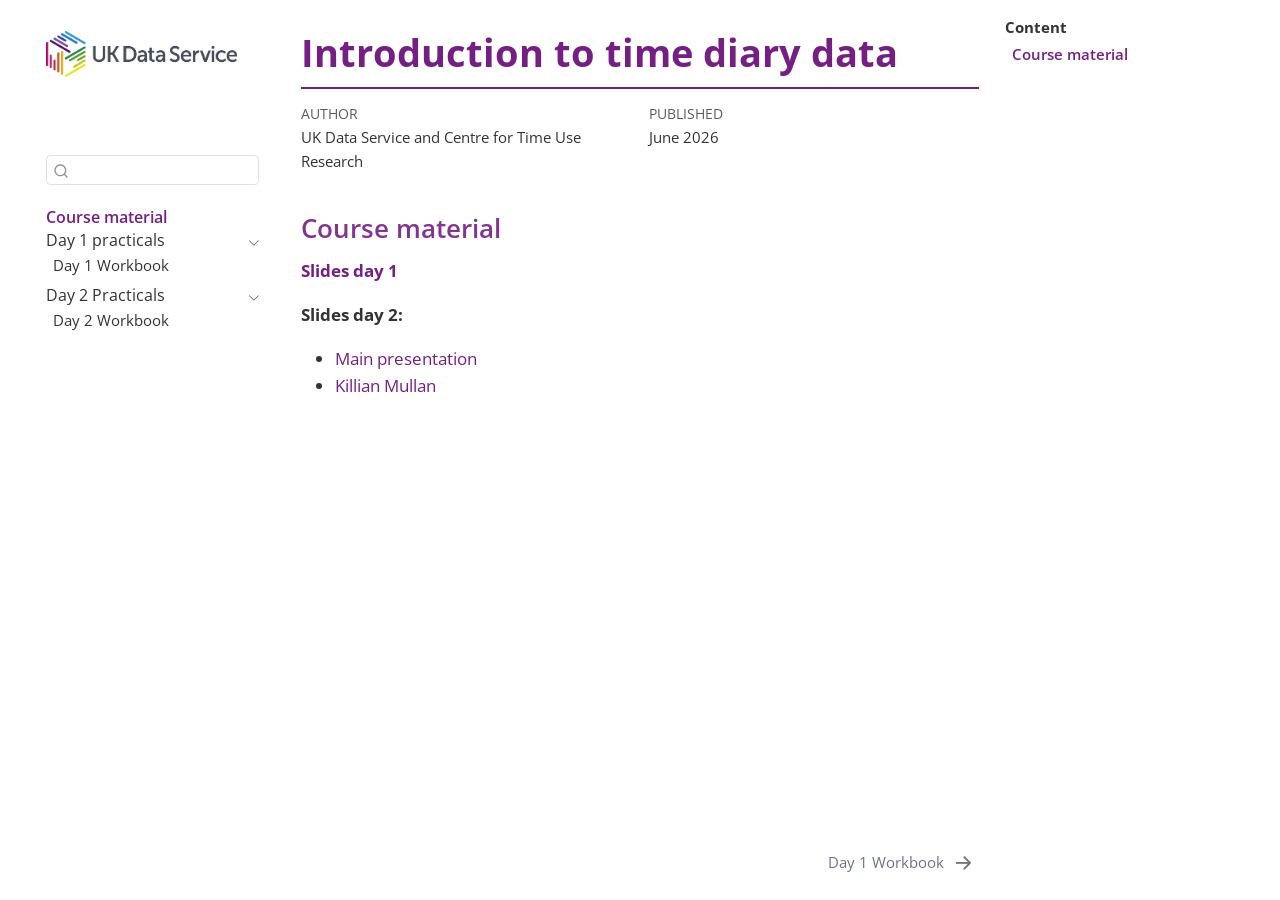
<file: docs/index.html>
<!DOCTYPE html>
<html xmlns="http://www.w3.org/1999/xhtml" lang="en" xml:lang="en"><head>

<meta charset="utf-8">
<meta name="generator" content="quarto-1.9.38">

<meta name="viewport" content="width=device-width, initial-scale=1.0, user-scalable=yes">

<meta name="author" content="UK Data Service and Centre for Time Use Research">

<title>Introduction to time diary data</title>
<style>
/* Default styles provided by pandoc.
** See https://pandoc.org/MANUAL.html#variables-for-html for config info.
*/
code{white-space: pre-wrap;}
span.smallcaps{font-variant: small-caps;}
div.columns{display: flex; gap: min(4vw, 1.5em);}
div.column{flex: auto; overflow-x: auto;}
div.hanging-indent{margin-left: 1.5em; text-indent: -1.5em;}
ul.task-list{list-style: none;}
ul.task-list li input[type="checkbox"] {
  width: 0.8em;
  margin: 0 0.8em 0.2em -1em; /* quarto-specific, see https://github.com/quarto-dev/quarto-cli/issues/4556 */ 
  vertical-align: middle;
}
</style>


<script src="site_libs/quarto-nav/quarto-nav.js"></script>
<script src="site_libs/quarto-nav/headroom.min.js"></script>
<script src="site_libs/clipboard/clipboard.min.js"></script>
<script src="site_libs/quarto-search/autocomplete.umd.js"></script>
<script src="site_libs/quarto-search/fuse.min.js"></script>
<script src="site_libs/quarto-search/quarto-search.js"></script>
<meta name="quarto:offset" content="./">
<link href="./workbook_04.html" rel="next">
<script src="site_libs/quarto-html/quarto.js" type="module"></script>
<script src="site_libs/quarto-html/tabsets/tabsets.js" type="module"></script>
<script src="site_libs/quarto-html/popper.min.js"></script>
<script src="site_libs/quarto-html/tippy.umd.min.js"></script>
<script src="site_libs/quarto-html/anchor.min.js"></script>
<link href="site_libs/quarto-html/tippy.css" rel="stylesheet">
<link href="site_libs/quarto-html/quarto-syntax-highlighting-15634bcf2e68342d4ad2dfa704d543f6.css" rel="stylesheet" id="quarto-text-highlighting-styles">
<script src="site_libs/bootstrap/bootstrap.min.js"></script>
<link href="site_libs/bootstrap/bootstrap-icons.css" rel="stylesheet">
<link href="site_libs/bootstrap/bootstrap-ed3d8f739e1b7c906b72064d8269c4f3.min.css" rel="stylesheet" append-hash="true" id="quarto-bootstrap" data-mode="light">
<script id="quarto-search-options" type="application/json">{
  "location": "sidebar",
  "copy-button": false,
  "collapse-after": 3,
  "panel-placement": "start",
  "type": "textbox",
  "limit": 50,
  "keyboard-shortcut": [
    "f",
    "/",
    "s"
  ],
  "show-item-context": false,
  "language": {
    "search-no-results-text": "No results",
    "search-matching-documents-text": "matching documents",
    "search-copy-link-title": "Copy link to search",
    "search-hide-matches-text": "Hide additional matches",
    "search-more-match-text": "more match in this document",
    "search-more-matches-text": "more matches in this document",
    "search-clear-button-title": "Clear",
    "search-text-placeholder": "",
    "search-detached-cancel-button-title": "Cancel",
    "search-submit-button-title": "Submit",
    "search-label": "Search"
  }
}</script>
<style>html{ scroll-behavior: smooth; }</style>


<link rel="stylesheet" href="ukds_long.css">
</head>

<body class="nav-sidebar floating quarto-light">

<div id="quarto-search-results"></div>
  <header id="quarto-header" class="headroom fixed-top">
  <nav class="quarto-secondary-nav">
    <div class="container-fluid d-flex">
      <button type="button" class="quarto-btn-toggle btn" data-bs-toggle="collapse" role="button" data-bs-target=".quarto-sidebar-collapse-item" aria-controls="quarto-sidebar" aria-expanded="false" aria-label="Toggle sidebar navigation" onclick="if (window.quartoToggleHeadroom) { window.quartoToggleHeadroom(); }">
        <i class="bi bi-layout-text-sidebar-reverse"></i>
      </button>
        <nav class="quarto-page-breadcrumbs" aria-label="breadcrumb"><ol class="breadcrumb"><li class="breadcrumb-item"><a href="./index.html"><span class="chapter-title">Course material</span></a></li></ol></nav>
        <a class="flex-grow-1" role="navigation" data-bs-toggle="collapse" data-bs-target=".quarto-sidebar-collapse-item" aria-controls="quarto-sidebar" aria-expanded="false" aria-label="Toggle sidebar navigation" onclick="if (window.quartoToggleHeadroom) { window.quartoToggleHeadroom(); }">      
        </a>
      <button type="button" class="btn quarto-search-button" aria-label="Search" onclick="window.quartoOpenSearch();">
        <i class="bi bi-search"></i>
      </button>
    </div>
  </nav>
</header>
<!-- content -->
<div id="quarto-content" class="quarto-container page-columns page-rows-contents page-layout-full">
<!-- sidebar -->
  <nav id="quarto-sidebar" class="sidebar collapse collapse-horizontal quarto-sidebar-collapse-item sidebar-navigation floating overflow-auto">
    <div class="pt-lg-2 mt-2 text-left sidebar-header sidebar-header-stacked">
      <a href="https://ukdataservice.ac.uk/" class="sidebar-logo-link">
      <img src="./pics/UKDS_Logos_Col_Grey_300dpi.png" alt="UK Data Service Logo and link to website" class="sidebar-logo light-content py-0 d-lg-inline d-none">
      <img src="./pics/UKDS_Logos_Col_Grey_300dpi.png" alt="UK Data Service Logo and link to website" class="sidebar-logo dark-content py-0 d-lg-inline d-none">
      </a>
    <div class="sidebar-title mb-0 py-0">
      <a href="./"></a> 
        <div class="sidebar-tools-main">
    <a href="./Introduction-to--time-diary-data.pdf" title="Download PDF" class="quarto-navigation-tool px-1" aria-label="Download PDF"><i class="bi bi-file-pdf"></i></a>
</div>
    </div>
      </div>
        <div class="mt-2 flex-shrink-0 align-items-center">
        <div class="sidebar-search">
        <div id="quarto-search" class="" title="Search"></div>
        </div>
        </div>
    <div class="sidebar-menu-container"> 
    <ul class="list-unstyled mt-1">
        <li class="sidebar-item">
  <div class="sidebar-item-container"> 
  <a href="./index.html" class="sidebar-item-text sidebar-link active"><span class="chapter-title">Course material</span></a>
  </div>
</li>
        <li class="sidebar-item sidebar-item-section">
      <div class="sidebar-item-container"> 
            <a class="sidebar-item-text sidebar-link text-start" data-bs-toggle="collapse" data-bs-target="#quarto-sidebar-section-1" role="navigation" aria-expanded="true">
 <span class="menu-text">Day 1 practicals</span></a>
          <a class="sidebar-item-toggle text-start" data-bs-toggle="collapse" data-bs-target="#quarto-sidebar-section-1" role="navigation" aria-expanded="true" aria-label="Toggle section">
            <i class="bi bi-chevron-right ms-2"></i>
          </a> 
      </div>
      <ul id="quarto-sidebar-section-1" class="collapse list-unstyled sidebar-section depth1 show">  
          <li class="sidebar-item">
  <div class="sidebar-item-container"> 
  <a href="./workbook_04.html" class="sidebar-item-text sidebar-link"><span class="chapter-title">Day 1 Workbook</span></a>
  </div>
</li>
      </ul>
  </li>
        <li class="sidebar-item sidebar-item-section">
      <div class="sidebar-item-container"> 
            <a class="sidebar-item-text sidebar-link text-start" data-bs-toggle="collapse" data-bs-target="#quarto-sidebar-section-2" role="navigation" aria-expanded="true">
 <span class="menu-text">Day 2 Practicals</span></a>
          <a class="sidebar-item-toggle text-start" data-bs-toggle="collapse" data-bs-target="#quarto-sidebar-section-2" role="navigation" aria-expanded="true" aria-label="Toggle section">
            <i class="bi bi-chevron-right ms-2"></i>
          </a> 
      </div>
      <ul id="quarto-sidebar-section-2" class="collapse list-unstyled sidebar-section depth1 show">  
          <li class="sidebar-item">
  <div class="sidebar-item-container"> 
  <a href="./workbook_11.html" class="sidebar-item-text sidebar-link"><span class="chapter-title">Day 2 Workbook</span></a>
  </div>
</li>
      </ul>
  </li>
    </ul>
    </div>
</nav>
<div id="quarto-sidebar-glass" class="quarto-sidebar-collapse-item" data-bs-toggle="collapse" data-bs-target=".quarto-sidebar-collapse-item"></div>
<!-- margin-sidebar -->
    <div id="quarto-margin-sidebar" class="sidebar margin-sidebar">
        <nav id="TOC" role="doc-toc" class="toc-active">
    <h2 id="toc-title">Table of contents</h2>
   
  <ul>
  <li><a href="#course-material" id="toc-course-material" class="nav-link active" data-scroll-target="#course-material">Course material</a></li>
  </ul>
</nav>
    </div>
<!-- main -->
<main class="content column-body" id="quarto-document-content">

<header id="title-block-header" class="quarto-title-block default">
<div class="quarto-title">
<h1 class="title">Introduction to time diary data</h1>
</div>



<div class="quarto-title-meta column-body">

    <div>
    <div class="quarto-title-meta-heading">Author</div>
    <div class="quarto-title-meta-contents">
             <p>UK Data Service and Centre for Time Use Research </p>
          </div>
  </div>
    
    <div>
    <div class="quarto-title-meta-heading">Published</div>
    <div class="quarto-title-meta-contents">
      <p class="date">June 2026</p>
    </div>
  </div>
  
    
  </div>
  


</header>


<section id="course-material" class="level3">
<h3 class="anchored" data-anchor-id="course-material">Course material</h3>
<!-- ## **Landing page for the *Introduction to Time Diary Data* 2026 UKDS short course** -->
<p><a href="TUS26_04.html" target="_blank"><strong>Slides day 1</strong></a></p>
<p><strong>Slides day 2:</strong></p>
<ul>
<li><a href="TUS26_11.html" target="_blank">Main presentation</a></li>
<li><a href="UKDS_TUS_Mullan.html" target="_blank">Killian Mullan</a></li>
</ul>


</section>

</main> <!-- /main -->
<script id="quarto-html-after-body" type="application/javascript">
  window.document.addEventListener("DOMContentLoaded", function (event) {
    const icon = "";
    const anchorJS = new window.AnchorJS();
    anchorJS.options = {
      placement: 'right',
      icon: icon
    };
    anchorJS.add('.anchored');
    const isCodeAnnotation = (el) => {
      for (const clz of el.classList) {
        if (clz.startsWith('code-annotation-')) {                     
          return true;
        }
      }
      return false;
    }
    const onCopySuccess = function(e) {
      // button target
      const button = e.trigger;
      // don't keep focus
      button.blur();
      // flash "checked"
      button.classList.add('code-copy-button-checked');
      var currentTitle = button.getAttribute("title");
      button.setAttribute("title", "Copied!");
      let tooltip;
      if (window.bootstrap) {
        button.setAttribute("data-bs-toggle", "tooltip");
        button.setAttribute("data-bs-placement", "left");
        button.setAttribute("data-bs-title", "Copied!");
        tooltip = new bootstrap.Tooltip(button, 
          { trigger: "manual", 
            customClass: "code-copy-button-tooltip",
            offset: [0, -8]});
        tooltip.show();    
      }
      setTimeout(function() {
        if (tooltip) {
          tooltip.hide();
          button.removeAttribute("data-bs-title");
          button.removeAttribute("data-bs-toggle");
          button.removeAttribute("data-bs-placement");
        }
        button.setAttribute("title", currentTitle);
        button.classList.remove('code-copy-button-checked');
      }, 1000);
      // clear code selection
      e.clearSelection();
    }
    const getTextToCopy = function(trigger) {
      const outerScaffold = trigger.parentElement.cloneNode(true);
      const codeEl = outerScaffold.querySelector('code');
      for (const childEl of codeEl.children) {
        if (isCodeAnnotation(childEl)) {
          childEl.remove();
        }
      }
      return codeEl.innerText;
    }
    const clipboard = new window.ClipboardJS('.code-copy-button:not([data-in-quarto-modal])', {
      text: getTextToCopy
    });
    clipboard.on('success', onCopySuccess);
    if (window.document.getElementById('quarto-embedded-source-code-modal')) {
      const clipboardModal = new window.ClipboardJS('.code-copy-button[data-in-quarto-modal]', {
        text: getTextToCopy,
        container: window.document.getElementById('quarto-embedded-source-code-modal')
      });
      clipboardModal.on('success', onCopySuccess);
    }
      var localhostRegex = new RegExp(/^(?:http|https):\/\/localhost\:?[0-9]*\//);
      var mailtoRegex = new RegExp(/^mailto:/);
        var filterRegex = new RegExp('/' + window.location.host + '/');
      var isInternal = (href) => {
          return filterRegex.test(href) || localhostRegex.test(href) || mailtoRegex.test(href);
      }
      // Inspect non-navigation links and adorn them if external
     var links = window.document.querySelectorAll('a[href]:not(.nav-link):not(.navbar-brand):not(.toc-action):not(.sidebar-link):not(.sidebar-item-toggle):not(.pagination-link):not(.no-external):not([aria-hidden]):not(.dropdown-item):not(.quarto-navigation-tool):not(.about-link)');
      for (var i=0; i<links.length; i++) {
        const link = links[i];
        if (!isInternal(link.href)) {
          // undo the damage that might have been done by quarto-nav.js in the case of
          // links that we want to consider external
          if (link.dataset.originalHref !== undefined) {
            link.href = link.dataset.originalHref;
          }
            // target, if specified
            link.setAttribute("target", "_blank");
            if (link.getAttribute("rel") === null) {
              link.setAttribute("rel", "noopener");
            }
        }
      }
    function tippyHover(el, contentFn, onTriggerFn, onUntriggerFn) {
      const config = {
        allowHTML: true,
        maxWidth: 500,
        delay: 100,
        arrow: false,
        appendTo: function(el) {
            return el.parentElement;
        },
        interactive: true,
        interactiveBorder: 10,
        theme: 'quarto',
        placement: 'bottom-start',
      };
      if (contentFn) {
        config.content = contentFn;
      }
      if (onTriggerFn) {
        config.onTrigger = onTriggerFn;
      }
      if (onUntriggerFn) {
        config.onUntrigger = onUntriggerFn;
      }
      window.tippy(el, config); 
    }
    const noterefs = window.document.querySelectorAll('a[role="doc-noteref"]');
    for (var i=0; i<noterefs.length; i++) {
      const ref = noterefs[i];
      tippyHover(ref, function() {
        // use id or data attribute instead here
        let href = ref.getAttribute('data-footnote-href') || ref.getAttribute('href');
        try { href = new URL(href).hash; } catch {}
        const id = href.replace(/^#\/?/, "");
        const note = window.document.getElementById(id);
        if (note) {
          return note.innerHTML;
        } else {
          return "";
        }
      });
    }
    const xrefs = window.document.querySelectorAll('a.quarto-xref');
    const processXRef = (id, note) => {
      // Strip column container classes
      const stripColumnClz = (el) => {
        el.classList.remove("page-full", "page-columns");
        if (el.children) {
          for (const child of el.children) {
            stripColumnClz(child);
          }
        }
      }
      stripColumnClz(note)
      if (id === null || id.startsWith('sec-')) {
        // Special case sections, only their first couple elements
        const container = document.createElement("div");
        if (note.children && note.children.length > 2) {
          container.appendChild(note.children[0].cloneNode(true));
          for (let i = 1; i < note.children.length; i++) {
            const child = note.children[i];
            if (child.tagName === "P" && child.innerText === "") {
              continue;
            } else {
              container.appendChild(child.cloneNode(true));
              break;
            }
          }
          if (window.Quarto?.typesetMath) {
            window.Quarto.typesetMath(container);
          }
          return container.innerHTML
        } else {
          if (window.Quarto?.typesetMath) {
            window.Quarto.typesetMath(note);
          }
          return note.innerHTML;
        }
      } else {
        // Remove any anchor links if they are present
        const anchorLink = note.querySelector('a.anchorjs-link');
        if (anchorLink) {
          anchorLink.remove();
        }
        if (window.Quarto?.typesetMath) {
          window.Quarto.typesetMath(note);
        }
        if (note.classList.contains("callout")) {
          return note.outerHTML;
        } else {
          return note.innerHTML;
        }
      }
    }
    for (var i=0; i<xrefs.length; i++) {
      const xref = xrefs[i];
      tippyHover(xref, undefined, function(instance) {
        instance.disable();
        let url = xref.getAttribute('href');
        let hash = undefined; 
        if (url.startsWith('#')) {
          hash = url;
        } else {
          try { hash = new URL(url).hash; } catch {}
        }
        if (hash) {
          const id = hash.replace(/^#\/?/, "");
          const note = window.document.getElementById(id);
          if (note !== null) {
            try {
              const html = processXRef(id, note.cloneNode(true));
              instance.setContent(html);
            } finally {
              instance.enable();
              instance.show();
            }
          } else {
            // See if we can fetch this
            fetch(url.split('#')[0])
            .then(res => res.text())
            .then(html => {
              const parser = new DOMParser();
              const htmlDoc = parser.parseFromString(html, "text/html");
              const note = htmlDoc.getElementById(id);
              if (note !== null) {
                const html = processXRef(id, note);
                instance.setContent(html);
              } 
            }).finally(() => {
              instance.enable();
              instance.show();
            });
          }
        } else {
          // See if we can fetch a full url (with no hash to target)
          // This is a special case and we should probably do some content thinning / targeting
          fetch(url)
          .then(res => res.text())
          .then(html => {
            const parser = new DOMParser();
            const htmlDoc = parser.parseFromString(html, "text/html");
            const note = htmlDoc.querySelector('main.content');
            if (note !== null) {
              // This should only happen for chapter cross references
              // (since there is no id in the URL)
              // remove the first header
              if (note.children.length > 0 && note.children[0].tagName === "HEADER") {
                note.children[0].remove();
              }
              const html = processXRef(null, note);
              instance.setContent(html);
            } 
          }).finally(() => {
            instance.enable();
            instance.show();
          });
        }
      }, function(instance) {
      });
    }
        let selectedAnnoteEl;
        const selectorForAnnotation = ( cell, annotation) => {
          let cellAttr = 'data-code-cell="' + cell + '"';
          let lineAttr = 'data-code-annotation="' +  annotation + '"';
          const selector = 'span[' + cellAttr + '][' + lineAttr + ']';
          return selector;
        }
        const selectCodeLines = (annoteEl) => {
          const doc = window.document;
          const targetCell = annoteEl.getAttribute("data-target-cell");
          const targetAnnotation = annoteEl.getAttribute("data-target-annotation");
          const annoteSpan = window.document.querySelector(selectorForAnnotation(targetCell, targetAnnotation));
          const lines = annoteSpan.getAttribute("data-code-lines").split(",");
          const lineIds = lines.map((line) => {
            return targetCell + "-" + line;
          })
          let top = null;
          let height = null;
          let parent = null;
          if (lineIds.length > 0) {
              //compute the position of the single el (top and bottom and make a div)
              const el = window.document.getElementById(lineIds[0]);
              top = el.offsetTop;
              height = el.offsetHeight;
              parent = el.parentElement.parentElement;
            if (lineIds.length > 1) {
              const lastEl = window.document.getElementById(lineIds[lineIds.length - 1]);
              const bottom = lastEl.offsetTop + lastEl.offsetHeight;
              height = bottom - top;
            }
            if (top !== null && height !== null && parent !== null) {
              // cook up a div (if necessary) and position it 
              let div = window.document.getElementById("code-annotation-line-highlight");
              if (div === null) {
                div = window.document.createElement("div");
                div.setAttribute("id", "code-annotation-line-highlight");
                div.style.position = 'absolute';
                parent.appendChild(div);
              }
              div.style.top = top - 2 + "px";
              div.style.height = height + 4 + "px";
              div.style.left = 0;
              let gutterDiv = window.document.getElementById("code-annotation-line-highlight-gutter");
              if (gutterDiv === null) {
                gutterDiv = window.document.createElement("div");
                gutterDiv.setAttribute("id", "code-annotation-line-highlight-gutter");
                gutterDiv.style.position = 'absolute';
                const codeCell = window.document.getElementById(targetCell);
                const gutter = codeCell.querySelector('.code-annotation-gutter');
                gutter.appendChild(gutterDiv);
              }
              gutterDiv.style.top = top - 2 + "px";
              gutterDiv.style.height = height + 4 + "px";
            }
            selectedAnnoteEl = annoteEl;
          }
        };
        const unselectCodeLines = () => {
          const elementsIds = ["code-annotation-line-highlight", "code-annotation-line-highlight-gutter"];
          elementsIds.forEach((elId) => {
            const div = window.document.getElementById(elId);
            if (div) {
              div.remove();
            }
          });
          selectedAnnoteEl = undefined;
        };
          // Handle positioning of the toggle
      window.addEventListener(
        "resize",
        throttle(() => {
          elRect = undefined;
          if (selectedAnnoteEl) {
            selectCodeLines(selectedAnnoteEl);
          }
        }, 10)
      );
      function throttle(fn, ms) {
      let throttle = false;
      let timer;
        return (...args) => {
          if(!throttle) { // first call gets through
              fn.apply(this, args);
              throttle = true;
          } else { // all the others get throttled
              if(timer) clearTimeout(timer); // cancel #2
              timer = setTimeout(() => {
                fn.apply(this, args);
                timer = throttle = false;
              }, ms);
          }
        };
      }
        // Attach click handler to the DT
        const annoteDls = window.document.querySelectorAll('dt[data-target-cell]');
        for (const annoteDlNode of annoteDls) {
          annoteDlNode.addEventListener('click', (event) => {
            const clickedEl = event.target;
            if (clickedEl !== selectedAnnoteEl) {
              unselectCodeLines();
              const activeEl = window.document.querySelector('dt[data-target-cell].code-annotation-active');
              if (activeEl) {
                activeEl.classList.remove('code-annotation-active');
              }
              selectCodeLines(clickedEl);
              clickedEl.classList.add('code-annotation-active');
            } else {
              // Unselect the line
              unselectCodeLines();
              clickedEl.classList.remove('code-annotation-active');
            }
          });
        }
    const findCites = (el) => {
      const parentEl = el.parentElement;
      if (parentEl) {
        const cites = parentEl.dataset.cites;
        if (cites) {
          return {
            el,
            cites: cites.split(' ')
          };
        } else {
          return findCites(el.parentElement)
        }
      } else {
        return undefined;
      }
    };
    var bibliorefs = window.document.querySelectorAll('a[role="doc-biblioref"]');
    for (var i=0; i<bibliorefs.length; i++) {
      const ref = bibliorefs[i];
      const citeInfo = findCites(ref);
      if (citeInfo) {
        tippyHover(citeInfo.el, function() {
          var popup = window.document.createElement('div');
          citeInfo.cites.forEach(function(cite) {
            var citeDiv = window.document.createElement('div');
            citeDiv.classList.add('hanging-indent');
            citeDiv.classList.add('csl-entry');
            var biblioDiv = window.document.getElementById('ref-' + cite);
            if (biblioDiv) {
              citeDiv.innerHTML = biblioDiv.innerHTML;
            }
            popup.appendChild(citeDiv);
          });
          return popup.innerHTML;
        });
      }
    }
  });
  </script>
<nav class="page-navigation column-body">
  <div class="nav-page nav-page-previous">
  </div>
  <div class="nav-page nav-page-next">
      <a href="./workbook_04.html" class="pagination-link" aria-label="Day 1 Workbook">
        <span class="nav-page-text"><span class="chapter-title">Day 1 Workbook</span></span> <i class="bi bi-arrow-right-short"></i>
      </a>
  </div>
</nav>
</div> <!-- /content -->




<script src="site_libs/quarto-html/zenscroll-min.js"></script>
</body></html>
</file>
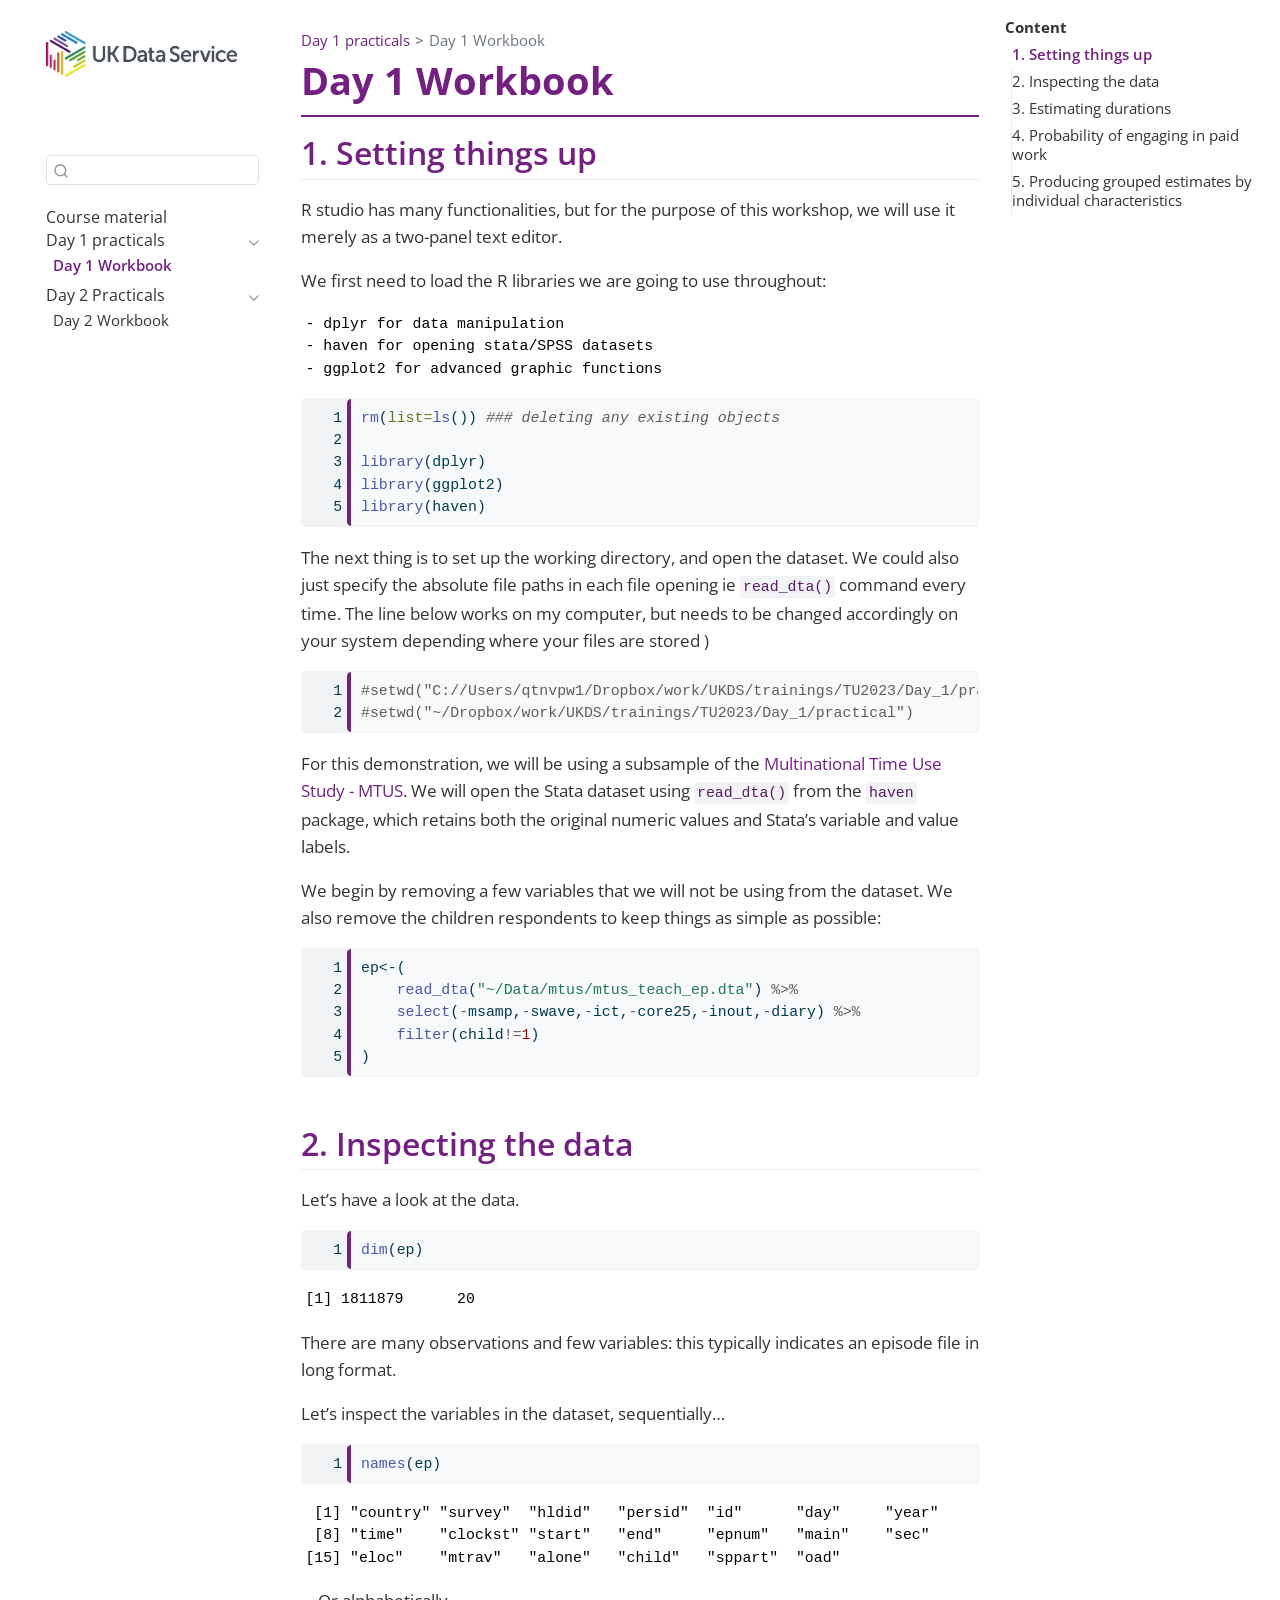
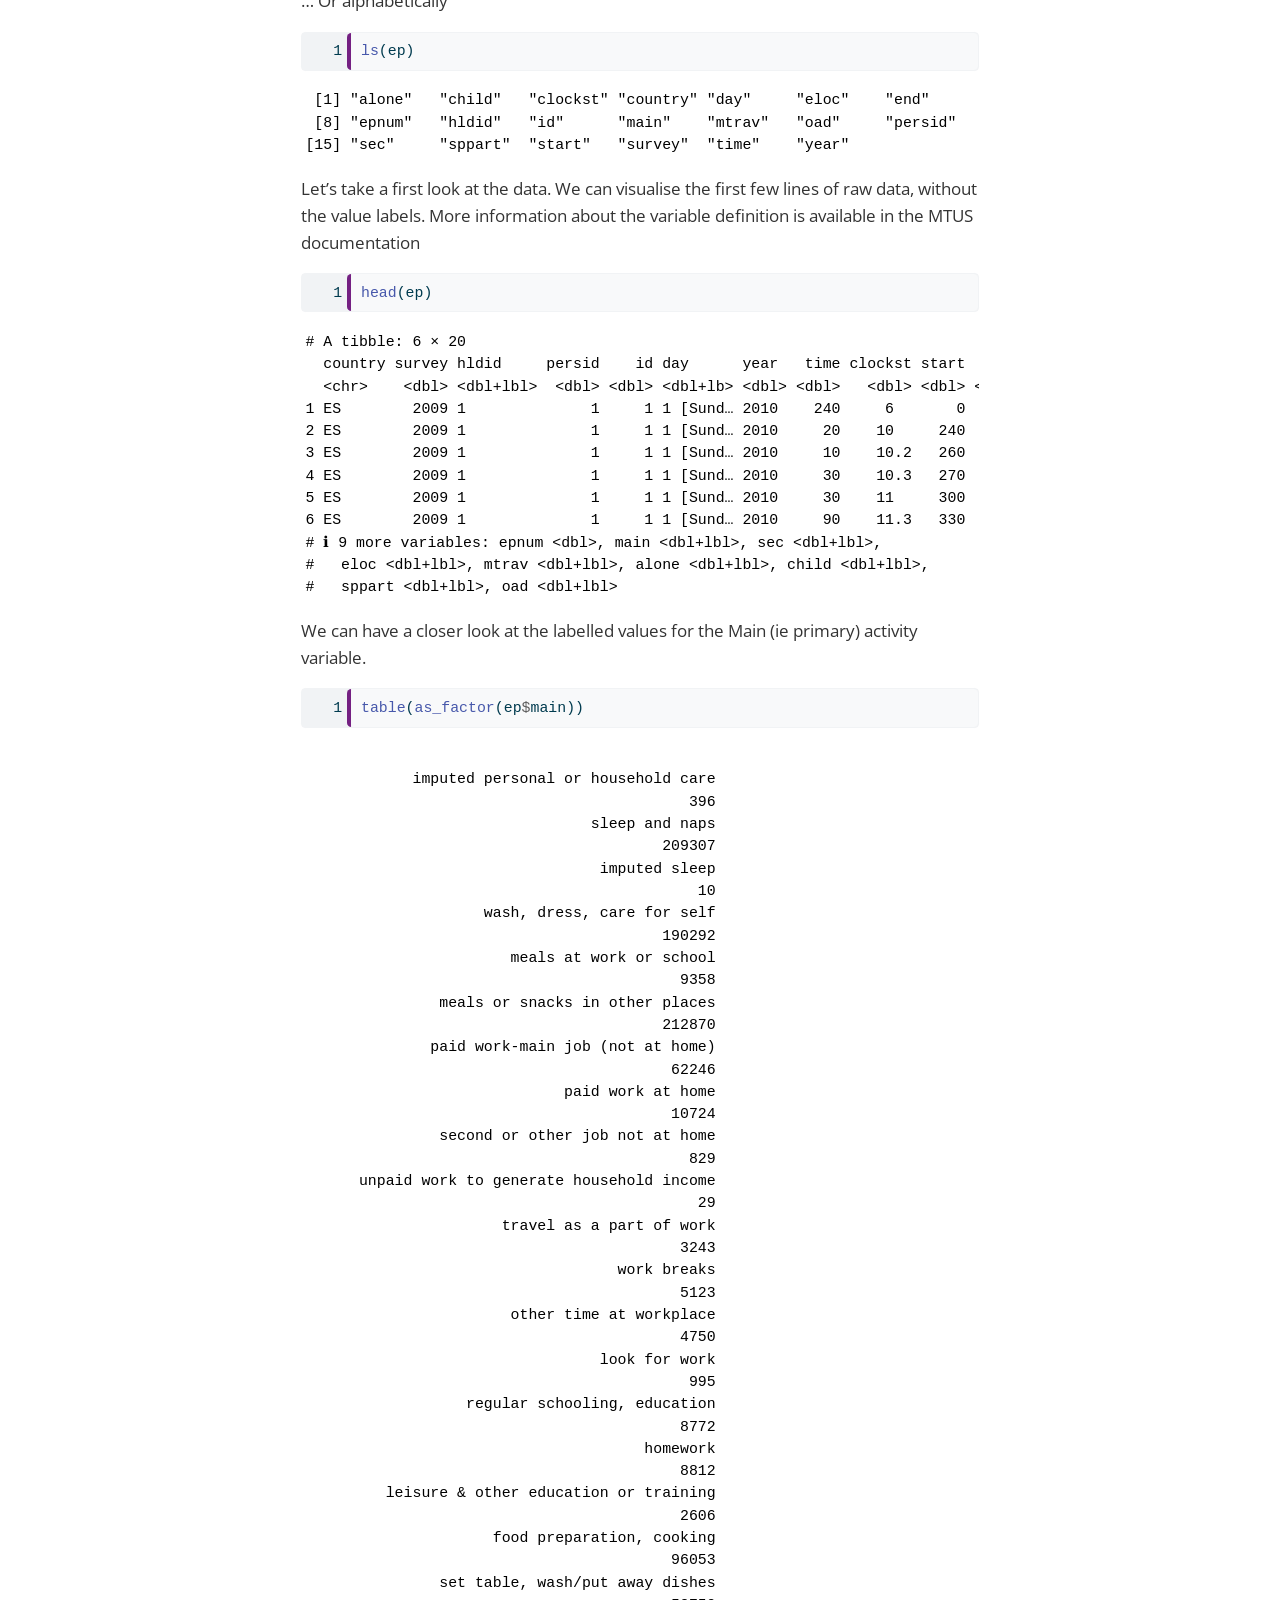
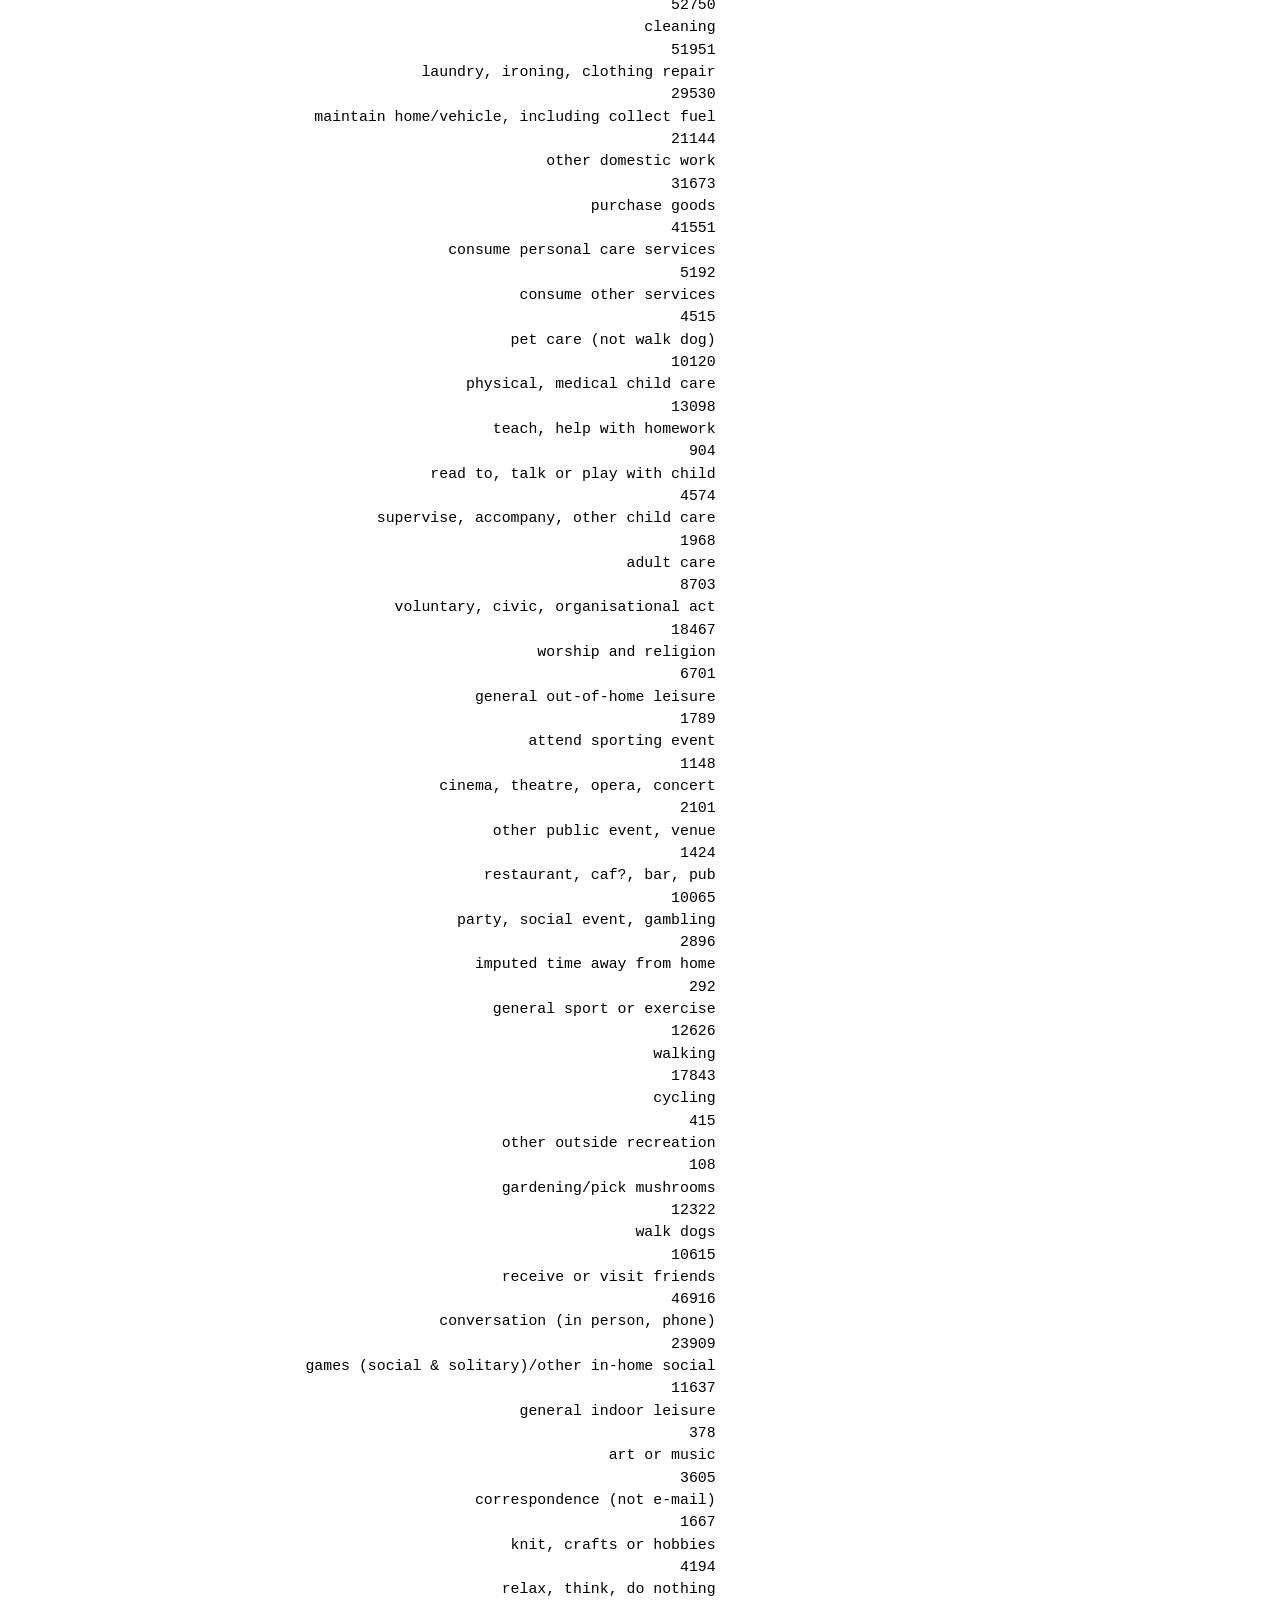
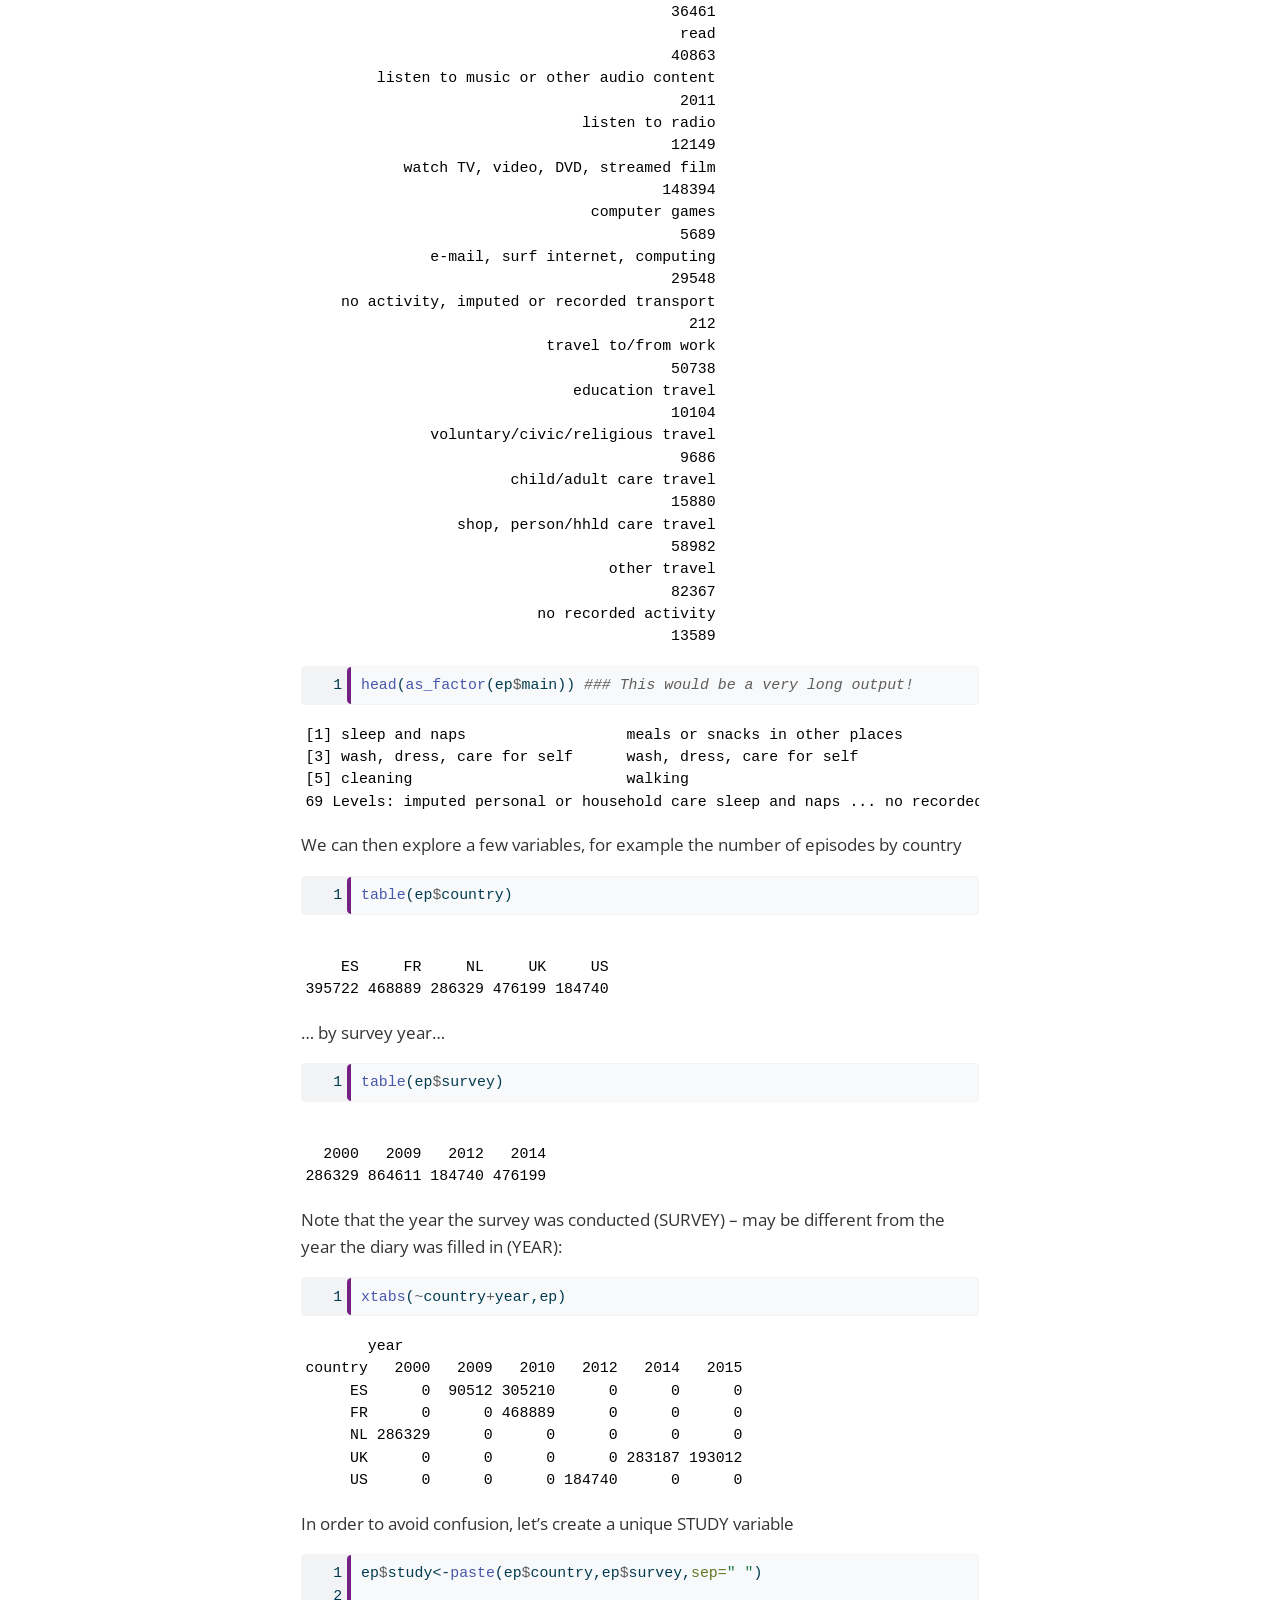
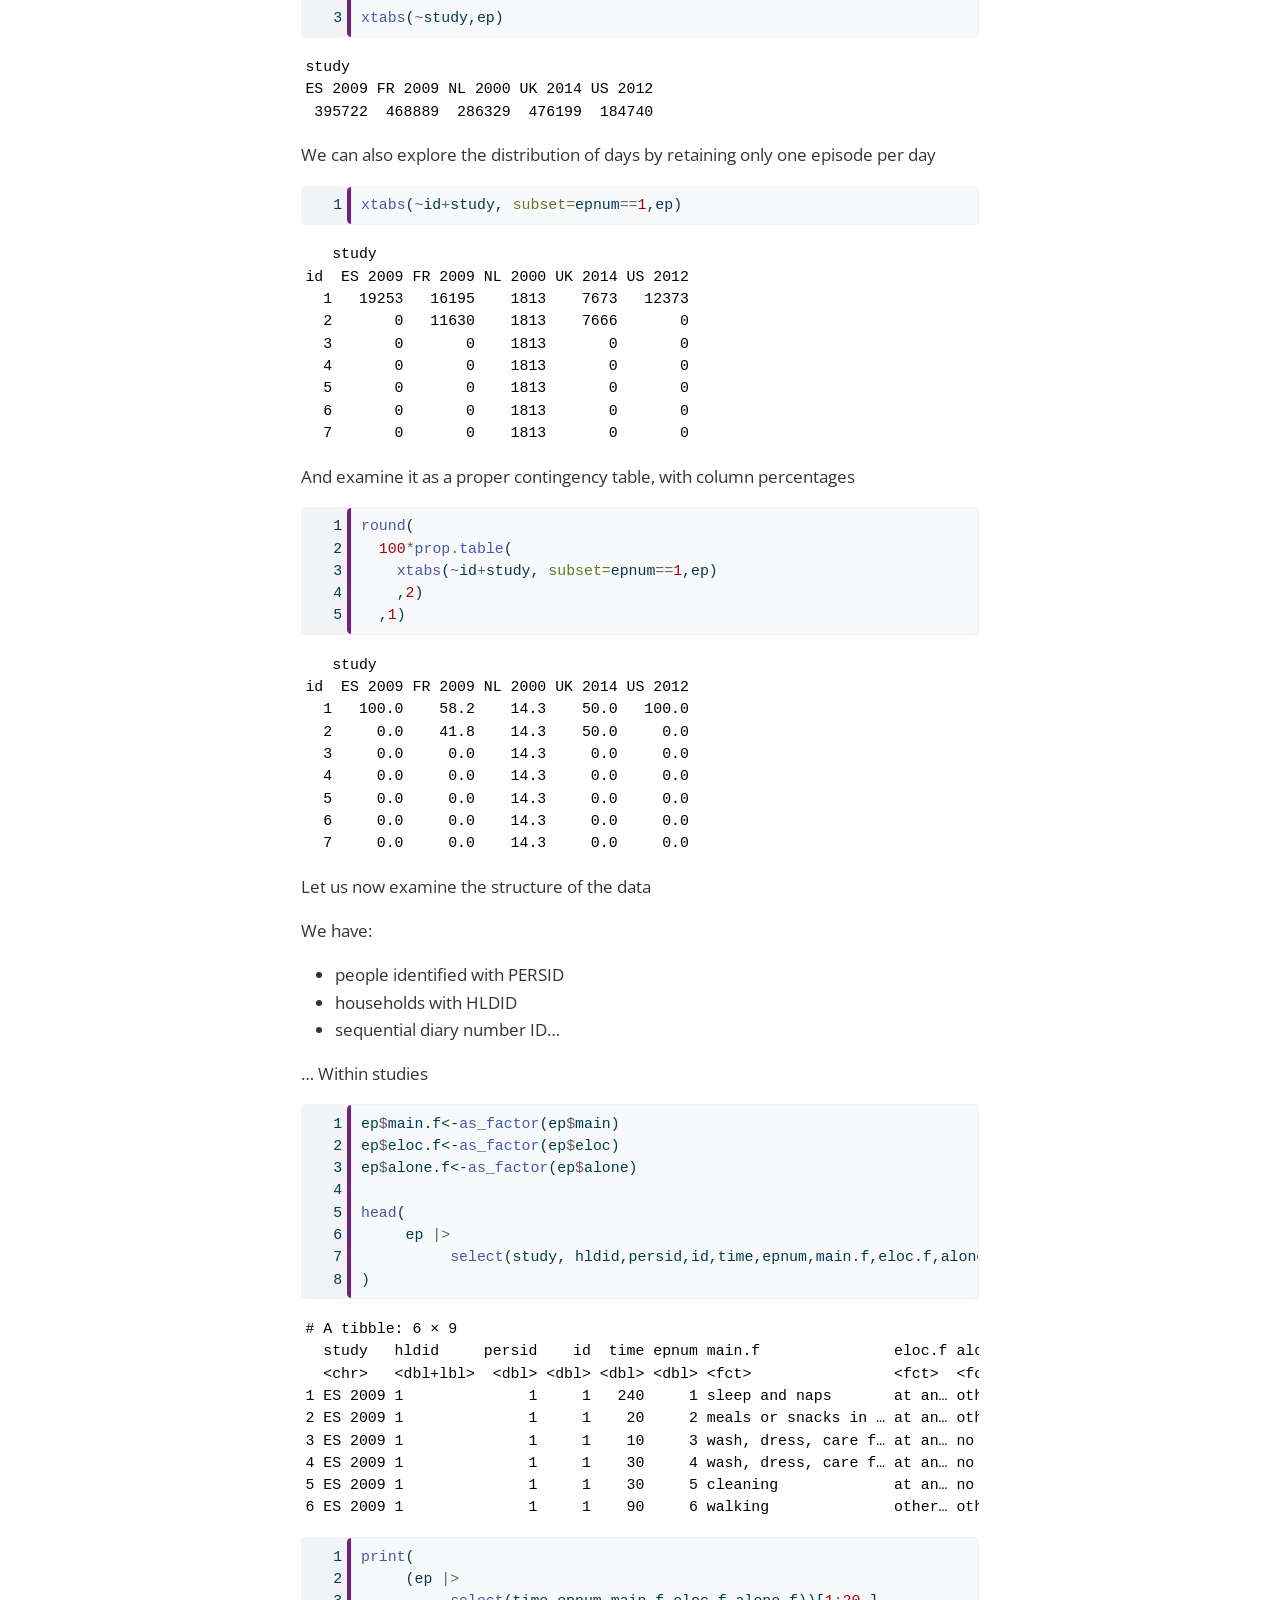
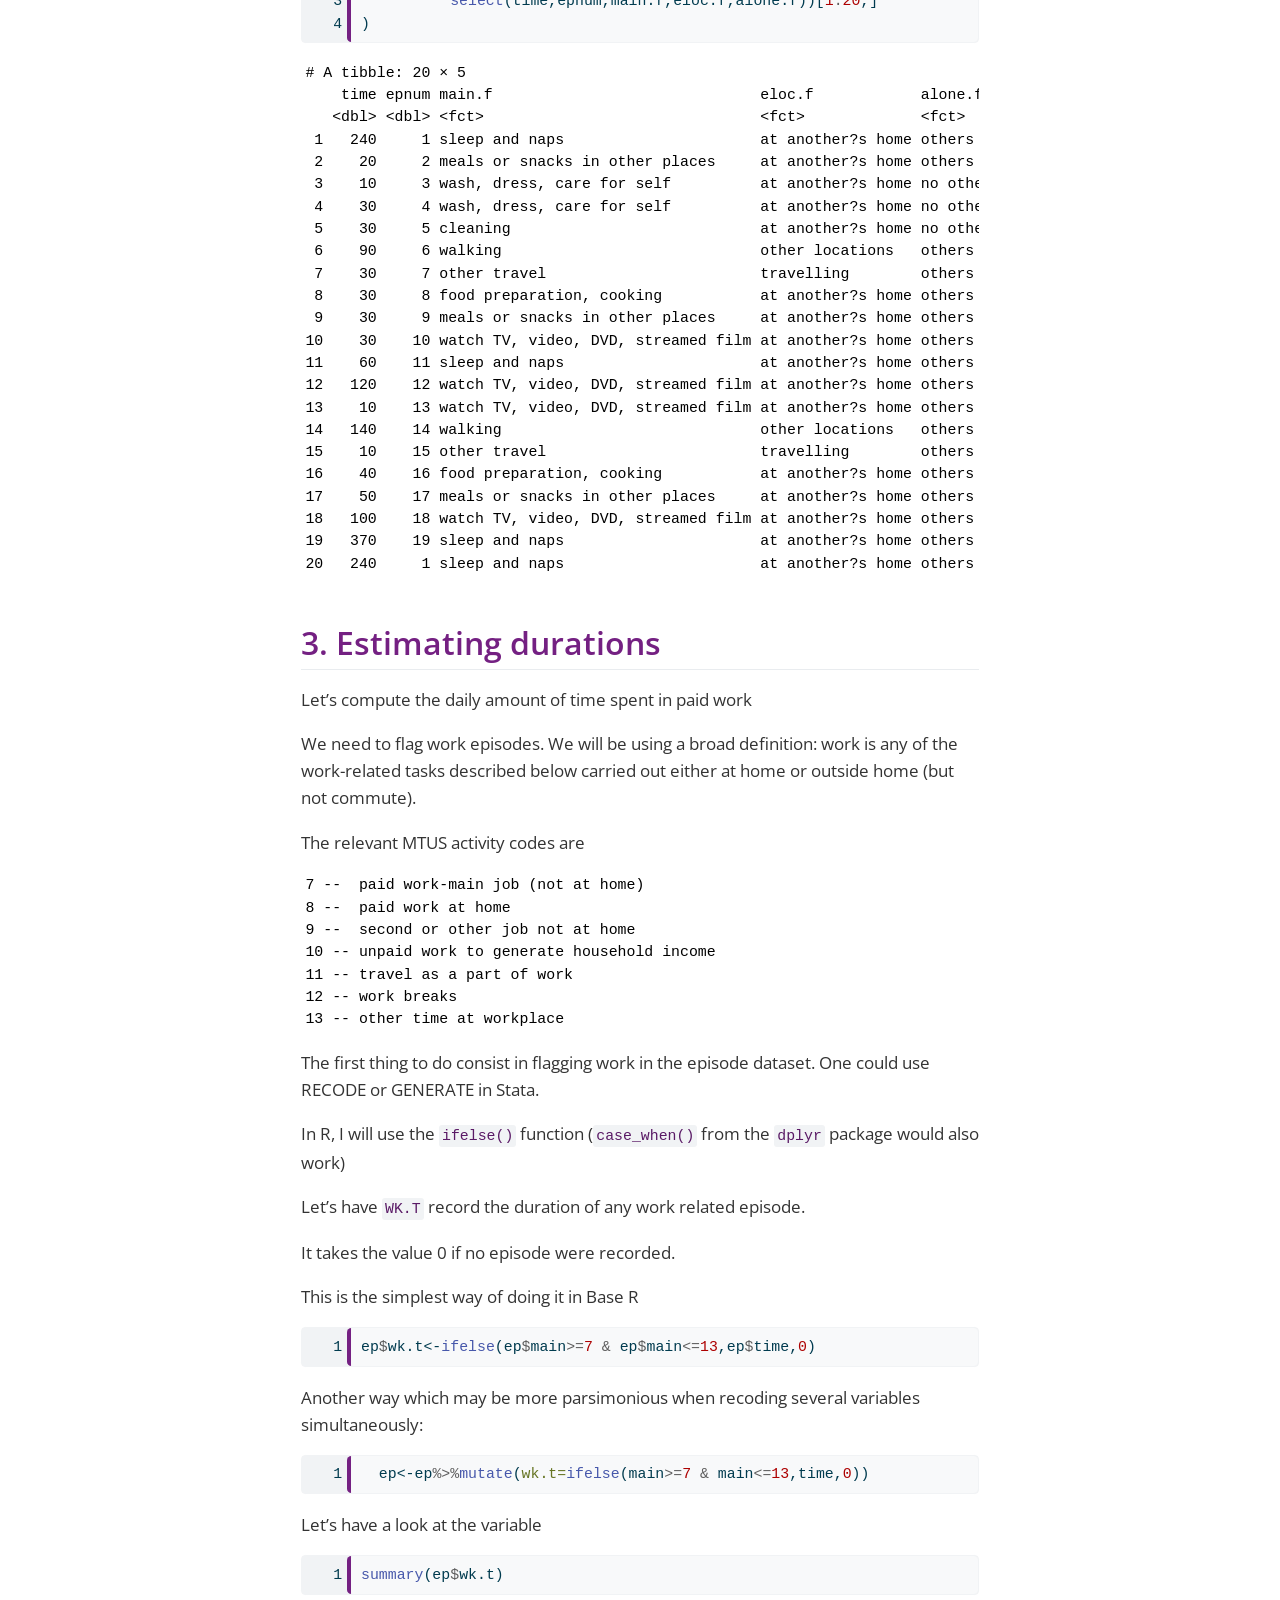
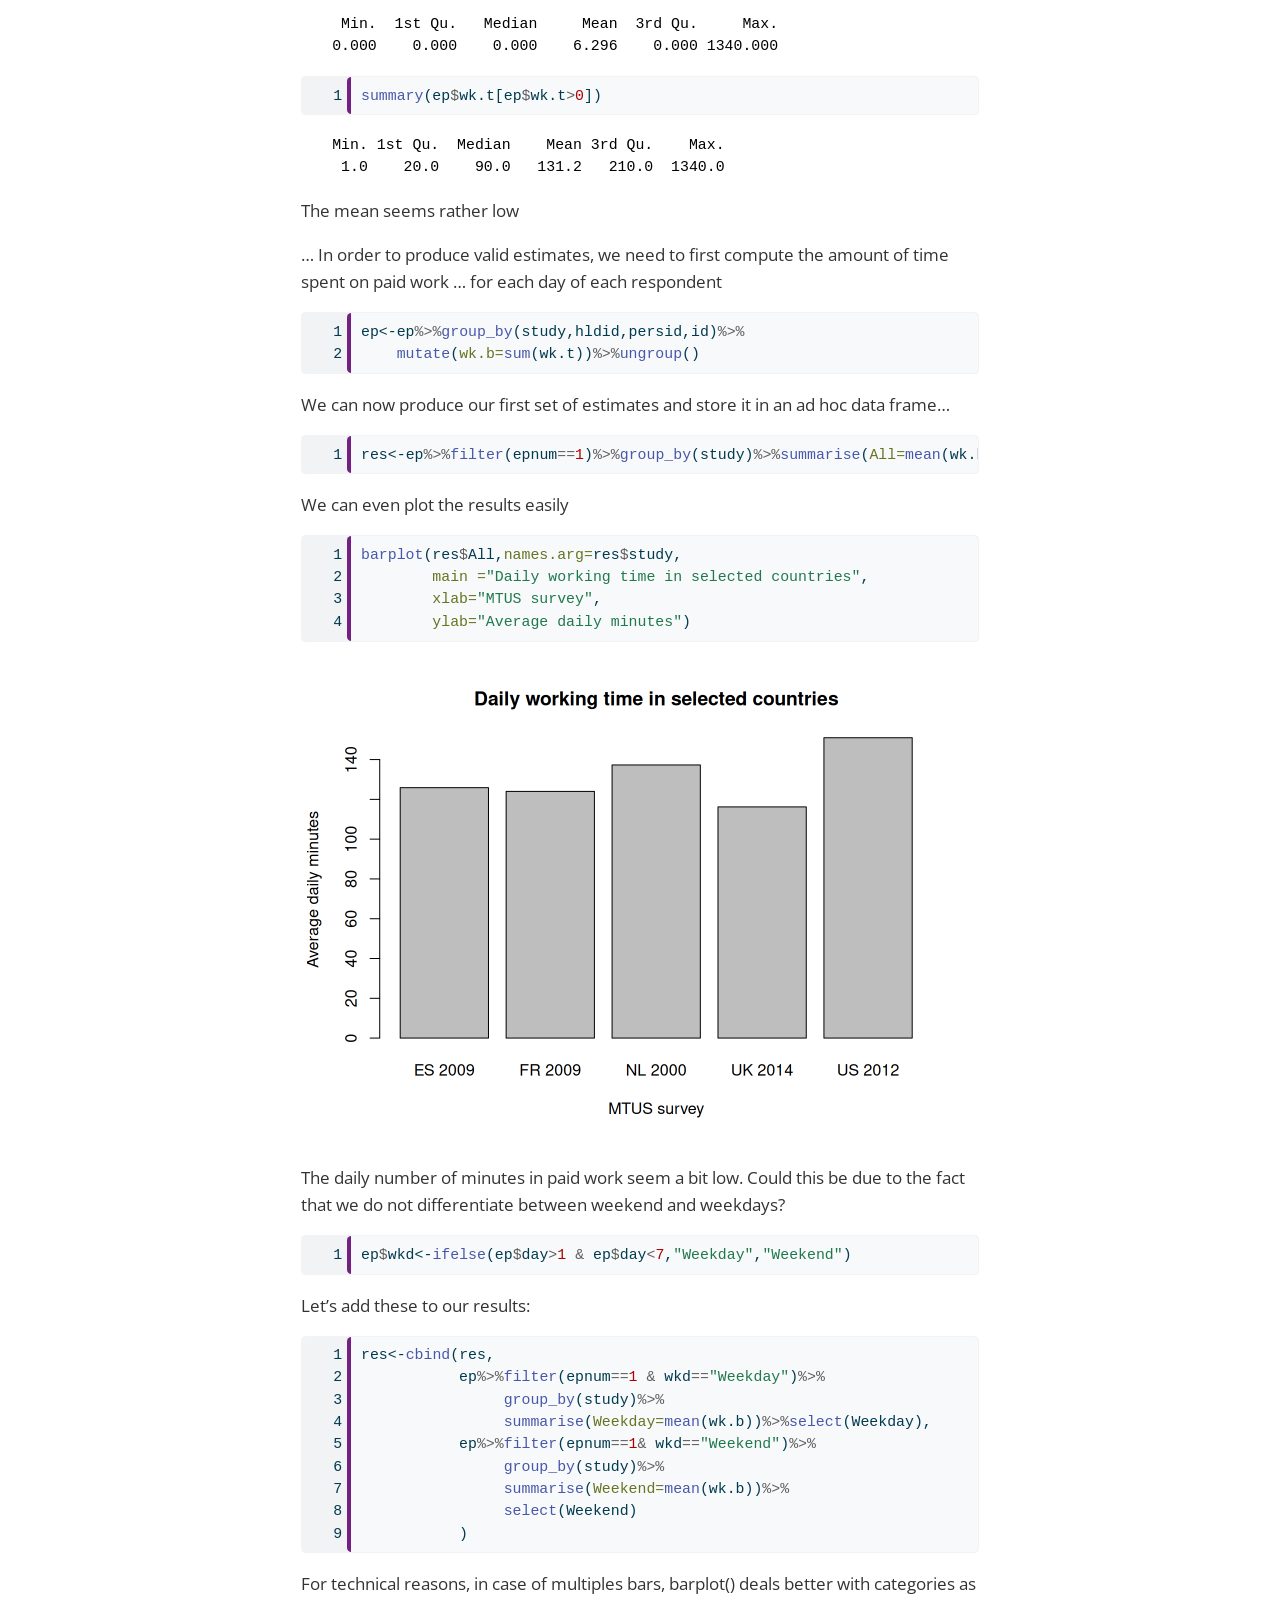
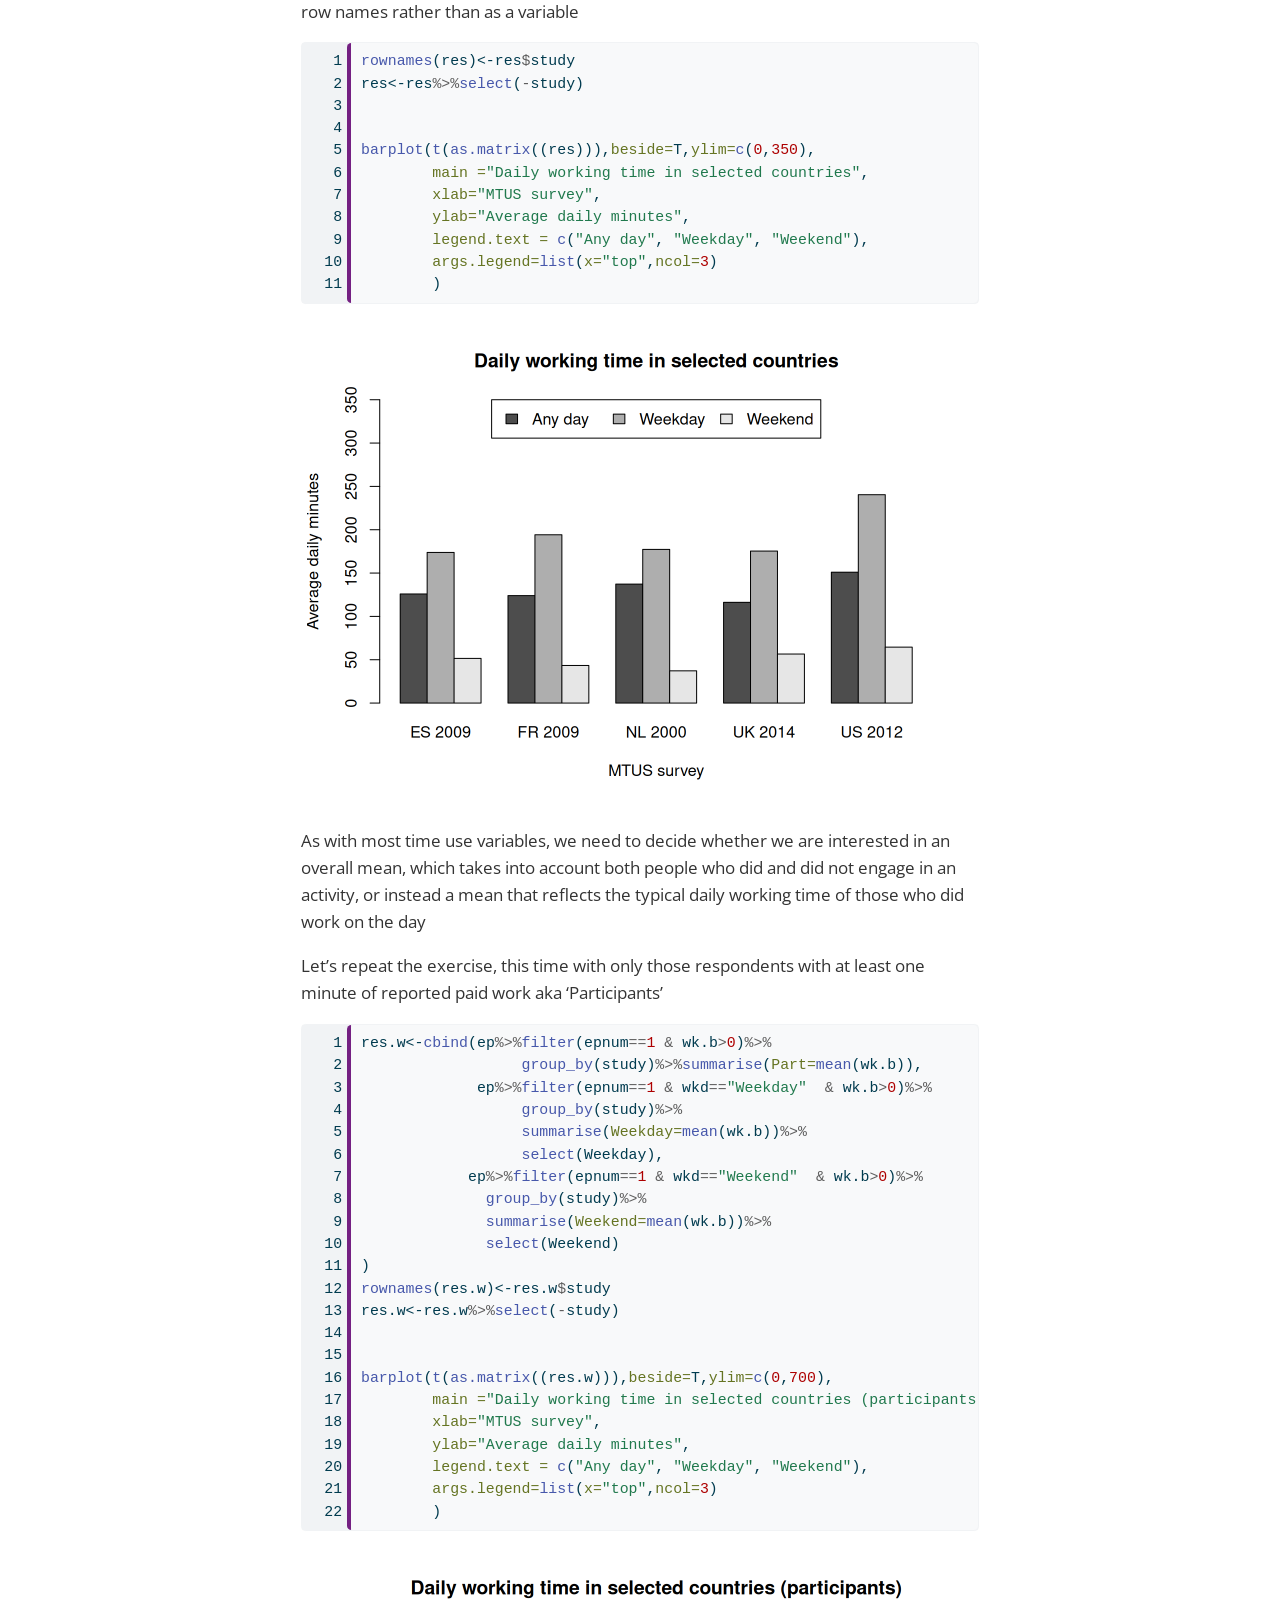
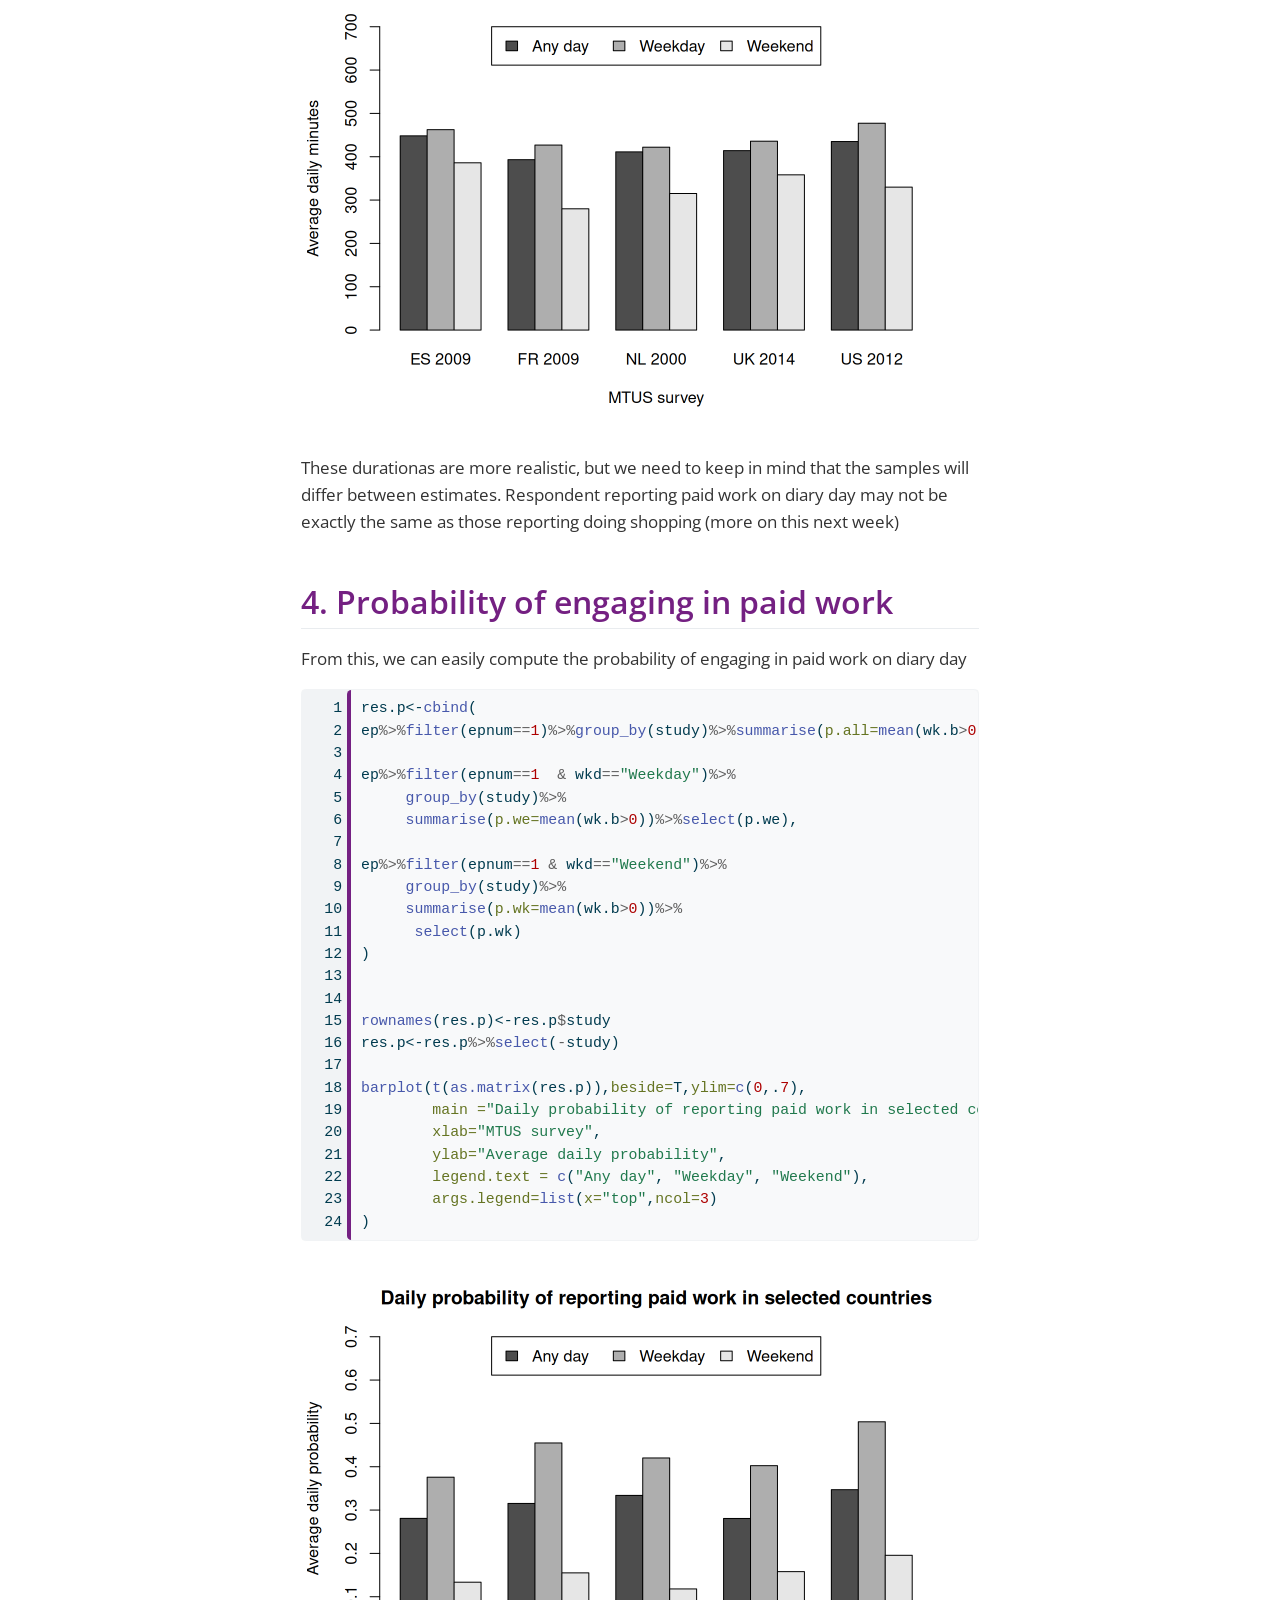
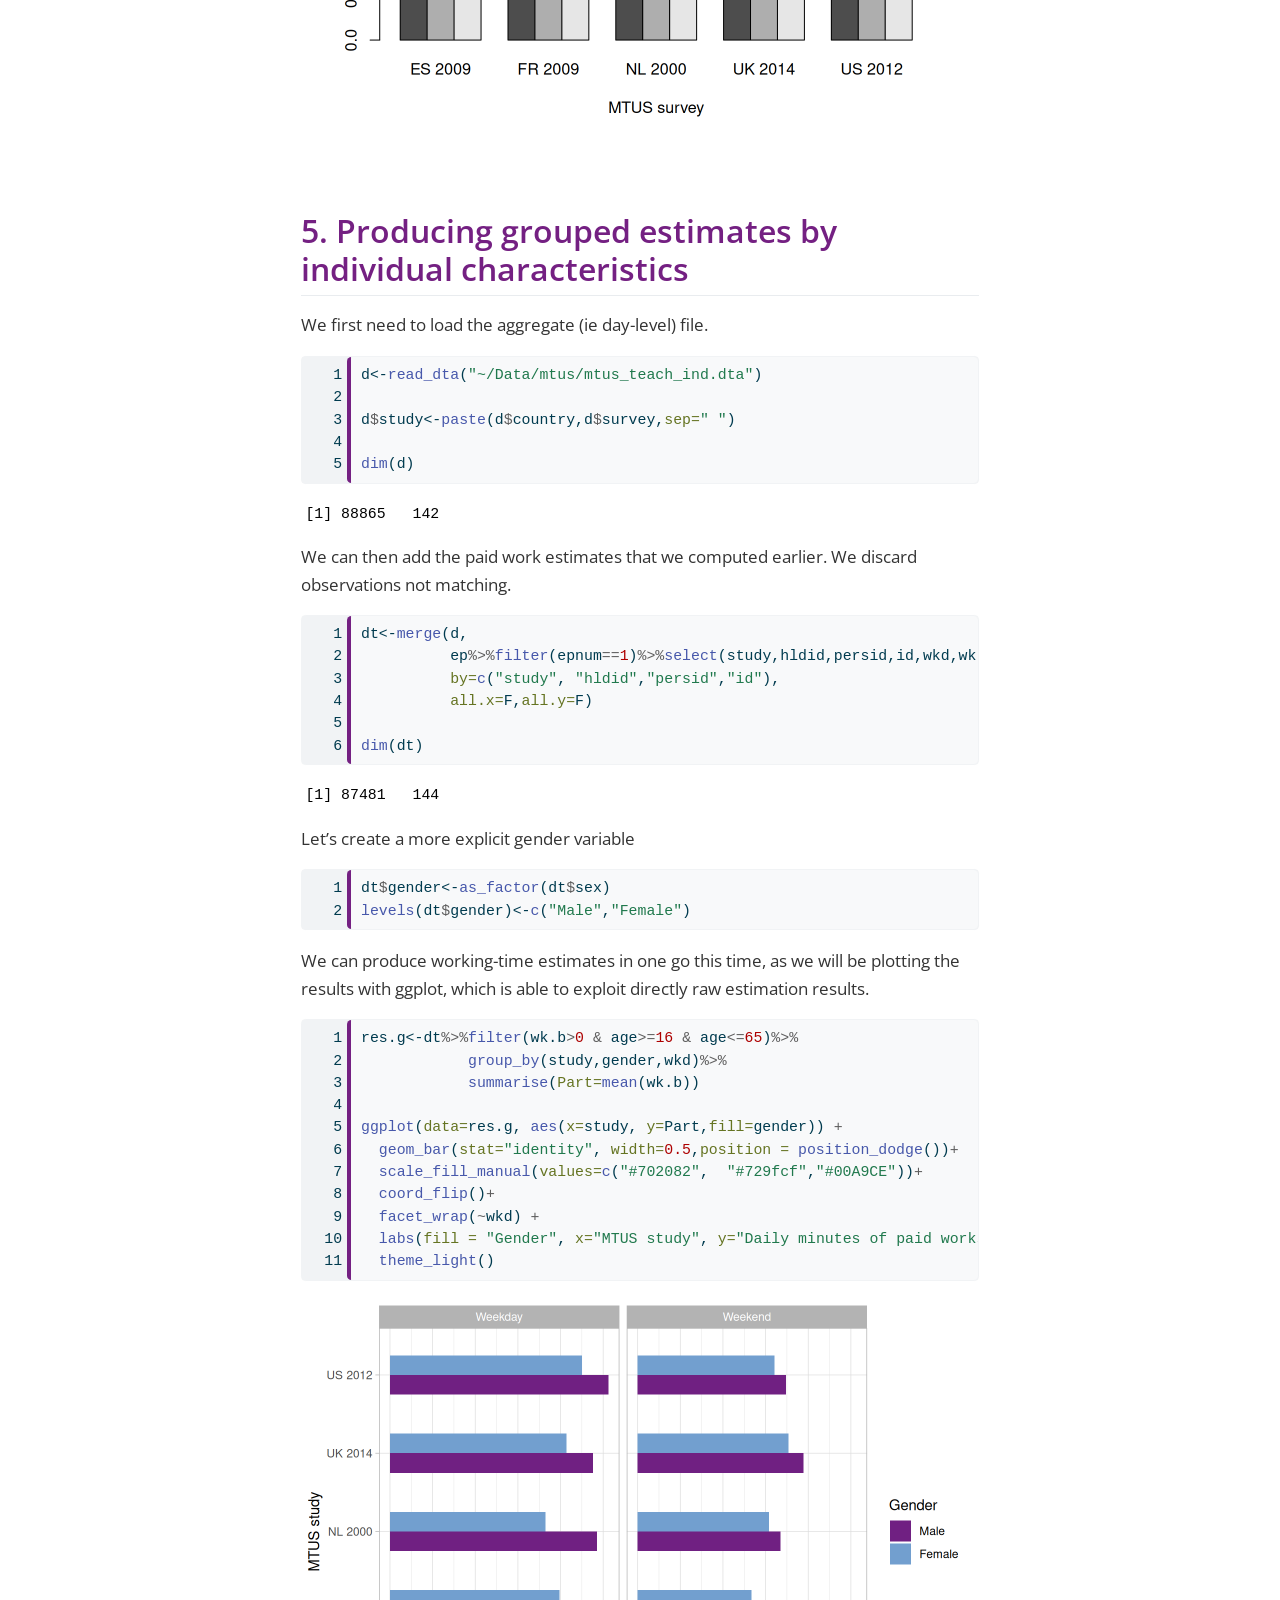
<file: docs/workbook_04.html>
<!DOCTYPE html>
<html xmlns="http://www.w3.org/1999/xhtml" lang="en" xml:lang="en"><head>

<meta charset="utf-8">
<meta name="generator" content="quarto-1.9.38">

<meta name="viewport" content="width=device-width, initial-scale=1.0, user-scalable=yes">


<title>Day 1 Workbook – Introduction to  time diary data</title>
<style>
/* Default styles provided by pandoc.
** See https://pandoc.org/MANUAL.html#variables-for-html for config info.
*/
code{white-space: pre-wrap;}
span.smallcaps{font-variant: small-caps;}
div.columns{display: flex; gap: min(4vw, 1.5em);}
div.column{flex: auto; overflow-x: auto;}
div.hanging-indent{margin-left: 1.5em; text-indent: -1.5em;}
ul.task-list{list-style: none;}
ul.task-list li input[type="checkbox"] {
  width: 0.8em;
  margin: 0 0.8em 0.2em -1em; /* quarto-specific, see https://github.com/quarto-dev/quarto-cli/issues/4556 */ 
  vertical-align: middle;
}
/* CSS for syntax highlighting */
html { -webkit-text-size-adjust: 100%; }
pre > code.sourceCode { white-space: pre; position: relative; }
pre > code.sourceCode > span { display: inline-block; line-height: 1.25; }
pre > code.sourceCode > span:empty { height: 1.2em; }
.sourceCode { overflow: visible; }
code.sourceCode > span { color: inherit; text-decoration: inherit; }
div.sourceCode { margin: 1em 0; }
pre.sourceCode { margin: 0; }
@media screen {
div.sourceCode { overflow: auto; }
}
@media print {
pre > code.sourceCode { white-space: pre-wrap; }
pre > code.sourceCode > span { text-indent: -5em; padding-left: 5em; }
}
pre.numberSource code
  { counter-reset: source-line 0; }
pre.numberSource code > span
  { position: relative; left: -4em; counter-increment: source-line; }
pre.numberSource code > span > a:first-child::before
  { content: counter(source-line);
    position: relative; left: -1em; text-align: right; vertical-align: baseline;
    border: none; display: inline-block;
    -webkit-touch-callout: none; -webkit-user-select: none;
    -khtml-user-select: none; -moz-user-select: none;
    -ms-user-select: none; user-select: none;
    padding: 0 4px; width: 4em;
  }
pre.numberSource { margin-left: 3em;  padding-left: 4px; }
div.sourceCode
  {   }
@media screen {
pre > code.sourceCode > span > a:first-child::before { text-decoration: underline; }
}
</style>


<script src="site_libs/quarto-nav/quarto-nav.js"></script>
<script src="site_libs/quarto-nav/headroom.min.js"></script>
<script src="site_libs/clipboard/clipboard.min.js"></script>
<script src="site_libs/quarto-search/autocomplete.umd.js"></script>
<script src="site_libs/quarto-search/fuse.min.js"></script>
<script src="site_libs/quarto-search/quarto-search.js"></script>
<meta name="quarto:offset" content="./">
<link href="./workbook_11.html" rel="next">
<link href="./index.html" rel="prev">
<script src="site_libs/quarto-html/quarto.js" type="module"></script>
<script src="site_libs/quarto-html/tabsets/tabsets.js" type="module"></script>
<script src="site_libs/quarto-html/popper.min.js"></script>
<script src="site_libs/quarto-html/tippy.umd.min.js"></script>
<script src="site_libs/quarto-html/anchor.min.js"></script>
<link href="site_libs/quarto-html/tippy.css" rel="stylesheet">
<link href="site_libs/quarto-html/quarto-syntax-highlighting-15634bcf2e68342d4ad2dfa704d543f6.css" rel="stylesheet" id="quarto-text-highlighting-styles">
<script src="site_libs/bootstrap/bootstrap.min.js"></script>
<link href="site_libs/bootstrap/bootstrap-icons.css" rel="stylesheet">
<link href="site_libs/bootstrap/bootstrap-ed3d8f739e1b7c906b72064d8269c4f3.min.css" rel="stylesheet" append-hash="true" id="quarto-bootstrap" data-mode="light">
<script id="quarto-search-options" type="application/json">{
  "location": "sidebar",
  "copy-button": false,
  "collapse-after": 3,
  "panel-placement": "start",
  "type": "textbox",
  "limit": 50,
  "keyboard-shortcut": [
    "f",
    "/",
    "s"
  ],
  "show-item-context": false,
  "language": {
    "search-no-results-text": "No results",
    "search-matching-documents-text": "matching documents",
    "search-copy-link-title": "Copy link to search",
    "search-hide-matches-text": "Hide additional matches",
    "search-more-match-text": "more match in this document",
    "search-more-matches-text": "more matches in this document",
    "search-clear-button-title": "Clear",
    "search-text-placeholder": "",
    "search-detached-cancel-button-title": "Cancel",
    "search-submit-button-title": "Submit",
    "search-label": "Search"
  }
}</script>
<style>html{ scroll-behavior: smooth; }</style>


<link rel="stylesheet" href="ukds_long.css">
</head>

<body class="nav-sidebar floating quarto-light">

<div id="quarto-search-results"></div>
  <header id="quarto-header" class="headroom fixed-top">
  <nav class="quarto-secondary-nav">
    <div class="container-fluid d-flex">
      <button type="button" class="quarto-btn-toggle btn" data-bs-toggle="collapse" role="button" data-bs-target=".quarto-sidebar-collapse-item" aria-controls="quarto-sidebar" aria-expanded="false" aria-label="Toggle sidebar navigation" onclick="if (window.quartoToggleHeadroom) { window.quartoToggleHeadroom(); }">
        <i class="bi bi-layout-text-sidebar-reverse"></i>
      </button>
        <nav class="quarto-page-breadcrumbs" aria-label="breadcrumb"><ol class="breadcrumb"><li class="breadcrumb-item"><a href="./workbook_04.html">Day 1 practicals</a></li><li class="breadcrumb-item"><a href="./workbook_04.html"><span class="chapter-title">Day 1 Workbook</span></a></li></ol></nav>
        <a class="flex-grow-1" role="navigation" data-bs-toggle="collapse" data-bs-target=".quarto-sidebar-collapse-item" aria-controls="quarto-sidebar" aria-expanded="false" aria-label="Toggle sidebar navigation" onclick="if (window.quartoToggleHeadroom) { window.quartoToggleHeadroom(); }">      
        </a>
      <button type="button" class="btn quarto-search-button" aria-label="Search" onclick="window.quartoOpenSearch();">
        <i class="bi bi-search"></i>
      </button>
    </div>
  </nav>
</header>
<!-- content -->
<div id="quarto-content" class="quarto-container page-columns page-rows-contents page-layout-full">
<!-- sidebar -->
  <nav id="quarto-sidebar" class="sidebar collapse collapse-horizontal quarto-sidebar-collapse-item sidebar-navigation floating overflow-auto">
    <div class="pt-lg-2 mt-2 text-left sidebar-header sidebar-header-stacked">
      <a href="https://ukdataservice.ac.uk/" class="sidebar-logo-link">
      <img src="./pics/UKDS_Logos_Col_Grey_300dpi.png" alt="UK Data Service Logo and link to website" class="sidebar-logo light-content py-0 d-lg-inline d-none">
      <img src="./pics/UKDS_Logos_Col_Grey_300dpi.png" alt="UK Data Service Logo and link to website" class="sidebar-logo dark-content py-0 d-lg-inline d-none">
      </a>
    <div class="sidebar-title mb-0 py-0">
      <a href="./"></a> 
        <div class="sidebar-tools-main">
    <a href="./Introduction-to--time-diary-data.pdf" title="Download PDF" class="quarto-navigation-tool px-1" aria-label="Download PDF"><i class="bi bi-file-pdf"></i></a>
</div>
    </div>
      </div>
        <div class="mt-2 flex-shrink-0 align-items-center">
        <div class="sidebar-search">
        <div id="quarto-search" class="" title="Search"></div>
        </div>
        </div>
    <div class="sidebar-menu-container"> 
    <ul class="list-unstyled mt-1">
        <li class="sidebar-item">
  <div class="sidebar-item-container"> 
  <a href="./index.html" class="sidebar-item-text sidebar-link"><span class="chapter-title">Course material</span></a>
  </div>
</li>
        <li class="sidebar-item sidebar-item-section">
      <div class="sidebar-item-container"> 
            <a class="sidebar-item-text sidebar-link text-start" data-bs-toggle="collapse" data-bs-target="#quarto-sidebar-section-1" role="navigation" aria-expanded="true">
 <span class="menu-text">Day 1 practicals</span></a>
          <a class="sidebar-item-toggle text-start" data-bs-toggle="collapse" data-bs-target="#quarto-sidebar-section-1" role="navigation" aria-expanded="true" aria-label="Toggle section">
            <i class="bi bi-chevron-right ms-2"></i>
          </a> 
      </div>
      <ul id="quarto-sidebar-section-1" class="collapse list-unstyled sidebar-section depth1 show">  
          <li class="sidebar-item">
  <div class="sidebar-item-container"> 
  <a href="./workbook_04.html" class="sidebar-item-text sidebar-link active"><span class="chapter-title">Day 1 Workbook</span></a>
  </div>
</li>
      </ul>
  </li>
        <li class="sidebar-item sidebar-item-section">
      <div class="sidebar-item-container"> 
            <a class="sidebar-item-text sidebar-link text-start" data-bs-toggle="collapse" data-bs-target="#quarto-sidebar-section-2" role="navigation" aria-expanded="true">
 <span class="menu-text">Day 2 Practicals</span></a>
          <a class="sidebar-item-toggle text-start" data-bs-toggle="collapse" data-bs-target="#quarto-sidebar-section-2" role="navigation" aria-expanded="true" aria-label="Toggle section">
            <i class="bi bi-chevron-right ms-2"></i>
          </a> 
      </div>
      <ul id="quarto-sidebar-section-2" class="collapse list-unstyled sidebar-section depth1 show">  
          <li class="sidebar-item">
  <div class="sidebar-item-container"> 
  <a href="./workbook_11.html" class="sidebar-item-text sidebar-link"><span class="chapter-title">Day 2 Workbook</span></a>
  </div>
</li>
      </ul>
  </li>
    </ul>
    </div>
</nav>
<div id="quarto-sidebar-glass" class="quarto-sidebar-collapse-item" data-bs-toggle="collapse" data-bs-target=".quarto-sidebar-collapse-item"></div>
<!-- margin-sidebar -->
    <div id="quarto-margin-sidebar" class="sidebar margin-sidebar">
        <nav id="TOC" role="doc-toc" class="toc-active">
    <h2 id="toc-title">Table of contents</h2>
   
  <ul>
  <li><a href="#setting-things-up" id="toc-setting-things-up" class="nav-link active" data-scroll-target="#setting-things-up">1. Setting things up</a></li>
  <li><a href="#inspecting-the-data" id="toc-inspecting-the-data" class="nav-link" data-scroll-target="#inspecting-the-data">2. Inspecting the data</a></li>
  <li><a href="#estimating-durations" id="toc-estimating-durations" class="nav-link" data-scroll-target="#estimating-durations">3. Estimating durations</a></li>
  <li><a href="#probability-of-engaging-in-paid-work" id="toc-probability-of-engaging-in-paid-work" class="nav-link" data-scroll-target="#probability-of-engaging-in-paid-work">4. Probability of engaging in paid work</a></li>
  <li><a href="#producing-grouped-estimates-by-individual-characteristics" id="toc-producing-grouped-estimates-by-individual-characteristics" class="nav-link" data-scroll-target="#producing-grouped-estimates-by-individual-characteristics">5. Producing grouped estimates by individual characteristics</a></li>
  </ul>
</nav>
    </div>
<!-- main -->
<main class="content column-body" id="quarto-document-content">

<header id="title-block-header" class="quarto-title-block default"><nav class="quarto-page-breadcrumbs quarto-title-breadcrumbs d-none d-lg-block" aria-label="breadcrumb"><ol class="breadcrumb"><li class="breadcrumb-item"><a href="./workbook_04.html">Day 1 practicals</a></li><li class="breadcrumb-item"><a href="./workbook_04.html"><span class="chapter-title">Day 1 Workbook</span></a></li></ol></nav>
<div class="quarto-title">
<h1 class="title"><span class="chapter-title">Day 1 Workbook</span></h1>
</div>



<div class="quarto-title-meta column-body">

    
  
    
  </div>
  


</header>


<section id="setting-things-up" class="level2">
<h2 class="anchored" data-anchor-id="setting-things-up">1. Setting things up</h2>
<p>R studio has many functionalities, but for the purpose of this workshop, we will use it merely as a two-panel text editor.</p>
<p>We first need to load the R libraries we are going to use throughout:</p>
<pre><code>- dplyr for data manipulation
- haven for opening stata/SPSS datasets
- ggplot2 for advanced graphic functions</code></pre>
<div class="cell">
<div class="code-copy-outer-scaffold"><div class="sourceCode cell-code" id="cb2"><pre class="sourceCode numberSource r number-lines code-with-copy"><code class="sourceCode r"><span id="cb2-1"><a href="#cb2-1"></a><span class="fu">rm</span>(<span class="at">list=</span><span class="fu">ls</span>()) <span class="do">### deleting any existing objects</span></span>
<span id="cb2-2"><a href="#cb2-2"></a></span>
<span id="cb2-3"><a href="#cb2-3"></a><span class="fu">library</span>(dplyr)</span>
<span id="cb2-4"><a href="#cb2-4"></a><span class="fu">library</span>(ggplot2)</span>
<span id="cb2-5"><a href="#cb2-5"></a><span class="fu">library</span>(haven)</span></code></pre></div><button title="Copy to Clipboard" class="code-copy-button"><i class="bi"></i></button></div>
</div>
<p>The next thing is to set up the working directory, and open the dataset. We could also just specify the absolute file paths in each file opening ie <code>read_dta()</code> command every time. The line below works on my computer, but needs to be changed accordingly on your system depending where your files are stored )</p>
<div class="cell">
<div class="code-copy-outer-scaffold"><div class="sourceCode cell-code" id="cb3"><pre class="sourceCode numberSource r number-lines code-with-copy"><code class="sourceCode r"><span id="cb3-1"><a href="#cb3-1"></a><span class="co">#setwd("C://Users/qtnvpw1/Dropbox/work/UKDS/trainings/TU2023/Day_1/practical")</span></span>
<span id="cb3-2"><a href="#cb3-2"></a><span class="co">#setwd("~/Dropbox/work/UKDS/trainings/TU2023/Day_1/practical")</span></span></code></pre></div><button title="Copy to Clipboard" class="code-copy-button"><i class="bi"></i></button></div>
</div>
<p>For this demonstration, we will be using a subsample of the <a href="https://www.timeuse.org/mtus">Multinational Time Use Study - MTUS</a>. We will open the Stata dataset using <code>read_dta()</code> from the <code>haven</code> package, which retains both the original numeric values and Stata’s variable and value labels.</p>
<p>We begin by removing a few variables that we will not be using from the dataset. We also remove the children respondents to keep things as simple as possible:</p>
<div class="cell">
<div class="code-copy-outer-scaffold"><div class="sourceCode cell-code" id="cb4"><pre class="sourceCode numberSource r number-lines code-with-copy"><code class="sourceCode r"><span id="cb4-1"><a href="#cb4-1"></a>ep<span class="ot">&lt;-</span>(</span>
<span id="cb4-2"><a href="#cb4-2"></a>    <span class="fu">read_dta</span>(<span class="st">"~/Data/mtus/mtus_teach_ep.dta"</span>) <span class="sc">%&gt;%</span></span>
<span id="cb4-3"><a href="#cb4-3"></a>    <span class="fu">select</span>(<span class="sc">-</span>msamp,<span class="sc">-</span>swave,<span class="sc">-</span>ict,<span class="sc">-</span>core25,<span class="sc">-</span>inout,<span class="sc">-</span>diary) <span class="sc">%&gt;%</span></span>
<span id="cb4-4"><a href="#cb4-4"></a>    <span class="fu">filter</span>(child<span class="sc">!=</span><span class="dv">1</span>)</span>
<span id="cb4-5"><a href="#cb4-5"></a>)</span></code></pre></div><button title="Copy to Clipboard" class="code-copy-button"><i class="bi"></i></button></div>
</div>
</section>
<section id="inspecting-the-data" class="level2">
<h2 class="anchored" data-anchor-id="inspecting-the-data">2. Inspecting the data</h2>
<p>Let’s have a look at the data.</p>
<div class="cell">
<div class="code-copy-outer-scaffold"><div class="sourceCode cell-code" id="cb5"><pre class="sourceCode numberSource r number-lines code-with-copy"><code class="sourceCode r"><span id="cb5-1"><a href="#cb5-1"></a><span class="fu">dim</span>(ep)</span></code></pre></div><button title="Copy to Clipboard" class="code-copy-button"><i class="bi"></i></button></div>
<div class="cell-output cell-output-stdout">
<pre><code>[1] 1811879      20</code></pre>
</div>
</div>
<p>There are many observations and few variables: this typically indicates an episode file in long format.</p>
<p>Let’s inspect the variables in the dataset, sequentially…</p>
<div class="cell">
<div class="code-copy-outer-scaffold"><div class="sourceCode cell-code" id="cb7"><pre class="sourceCode numberSource r number-lines code-with-copy"><code class="sourceCode r"><span id="cb7-1"><a href="#cb7-1"></a><span class="fu">names</span>(ep)</span></code></pre></div><button title="Copy to Clipboard" class="code-copy-button"><i class="bi"></i></button></div>
<div class="cell-output cell-output-stdout">
<pre><code> [1] "country" "survey"  "hldid"   "persid"  "id"      "day"     "year"   
 [8] "time"    "clockst" "start"   "end"     "epnum"   "main"    "sec"    
[15] "eloc"    "mtrav"   "alone"   "child"   "sppart"  "oad"    </code></pre>
</div>
</div>
<p>… Or alphabetically</p>
<div class="cell">
<div class="code-copy-outer-scaffold"><div class="sourceCode cell-code" id="cb9"><pre class="sourceCode numberSource r number-lines code-with-copy"><code class="sourceCode r"><span id="cb9-1"><a href="#cb9-1"></a><span class="fu">ls</span>(ep)</span></code></pre></div><button title="Copy to Clipboard" class="code-copy-button"><i class="bi"></i></button></div>
<div class="cell-output cell-output-stdout">
<pre><code> [1] "alone"   "child"   "clockst" "country" "day"     "eloc"    "end"    
 [8] "epnum"   "hldid"   "id"      "main"    "mtrav"   "oad"     "persid" 
[15] "sec"     "sppart"  "start"   "survey"  "time"    "year"   </code></pre>
</div>
</div>
<p>Let’s take a first look at the data. We can visualise the first few lines of raw data, without the value labels. More information about the variable definition is available in the MTUS documentation</p>
<div class="cell">
<div class="code-copy-outer-scaffold"><div class="sourceCode cell-code" id="cb11"><pre class="sourceCode numberSource r number-lines code-with-copy"><code class="sourceCode r"><span id="cb11-1"><a href="#cb11-1"></a><span class="fu">head</span>(ep)</span></code></pre></div><button title="Copy to Clipboard" class="code-copy-button"><i class="bi"></i></button></div>
<div class="cell-output cell-output-stdout">
<pre><code># A tibble: 6 × 20
  country survey hldid     persid    id day      year   time clockst start   end
  &lt;chr&gt;    &lt;dbl&gt; &lt;dbl+lbl&gt;  &lt;dbl&gt; &lt;dbl&gt; &lt;dbl+lb&gt; &lt;dbl&gt; &lt;dbl&gt;   &lt;dbl&gt; &lt;dbl&gt; &lt;dbl&gt;
1 ES        2009 1              1     1 1 [Sund… 2010    240     6       0   240
2 ES        2009 1              1     1 1 [Sund… 2010     20    10     240   260
3 ES        2009 1              1     1 1 [Sund… 2010     10    10.2   260   270
4 ES        2009 1              1     1 1 [Sund… 2010     30    10.3   270   300
5 ES        2009 1              1     1 1 [Sund… 2010     30    11     300   330
6 ES        2009 1              1     1 1 [Sund… 2010     90    11.3   330   420
# ℹ 9 more variables: epnum &lt;dbl&gt;, main &lt;dbl+lbl&gt;, sec &lt;dbl+lbl&gt;,
#   eloc &lt;dbl+lbl&gt;, mtrav &lt;dbl+lbl&gt;, alone &lt;dbl+lbl&gt;, child &lt;dbl+lbl&gt;,
#   sppart &lt;dbl+lbl&gt;, oad &lt;dbl+lbl&gt;</code></pre>
</div>
</div>
<p>We can have a closer look at the labelled values for the Main (ie primary) activity variable.</p>
<div class="cell">
<div class="code-copy-outer-scaffold"><div class="sourceCode cell-code" id="cb13"><pre class="sourceCode numberSource r number-lines code-with-copy"><code class="sourceCode r"><span id="cb13-1"><a href="#cb13-1"></a><span class="fu">table</span>(<span class="fu">as_factor</span>(ep<span class="sc">$</span>main))</span></code></pre></div><button title="Copy to Clipboard" class="code-copy-button"><i class="bi"></i></button></div>
<div class="cell-output cell-output-stdout">
<pre><code>
            imputed personal or household care 
                                           396 
                                sleep and naps 
                                        209307 
                                 imputed sleep 
                                            10 
                    wash, dress, care for self 
                                        190292 
                       meals at work or school 
                                          9358 
               meals or snacks in other places 
                                        212870 
              paid work-main job (not at home) 
                                         62246 
                             paid work at home 
                                         10724 
               second or other job not at home 
                                           829 
      unpaid work to generate household income 
                                            29 
                      travel as a part of work 
                                          3243 
                                   work breaks 
                                          5123 
                       other time at workplace 
                                          4750 
                                 look for work 
                                           995 
                  regular schooling, education 
                                          8772 
                                      homework 
                                          8812 
         leisure &amp; other education or training 
                                          2606 
                     food preparation, cooking 
                                         96053 
               set table, wash/put away dishes 
                                         52750 
                                      cleaning 
                                         51951 
             laundry, ironing, clothing repair 
                                         29530 
 maintain home/vehicle, including collect fuel 
                                         21144 
                           other domestic work 
                                         31673 
                                purchase goods 
                                         41551 
                consume personal care services 
                                          5192 
                        consume other services 
                                          4515 
                       pet care (not walk dog) 
                                         10120 
                  physical, medical child care 
                                         13098 
                     teach, help with homework 
                                           904 
              read to, talk or play with child 
                                          4574 
        supervise, accompany, other child care 
                                          1968 
                                    adult care 
                                          8703 
          voluntary, civic, organisational act 
                                         18467 
                          worship and religion 
                                          6701 
                   general out-of-home leisure 
                                          1789 
                         attend sporting event 
                                          1148 
               cinema, theatre, opera, concert 
                                          2101 
                     other public event, venue 
                                          1424 
                    restaurant, caf?, bar, pub 
                                         10065 
                 party, social event, gambling 
                                          2896 
                   imputed time away from home 
                                           292 
                     general sport or exercise 
                                         12626 
                                       walking 
                                         17843 
                                       cycling 
                                           415 
                      other outside recreation 
                                           108 
                      gardening/pick mushrooms 
                                         12322 
                                     walk dogs 
                                         10615 
                      receive or visit friends 
                                         46916 
               conversation (in person, phone) 
                                         23909 
games (social &amp; solitary)/other in-home social 
                                         11637 
                        general indoor leisure 
                                           378 
                                  art or music 
                                          3605 
                   correspondence (not e-mail) 
                                          1667 
                       knit, crafts or hobbies 
                                          4194 
                      relax, think, do nothing 
                                         36461 
                                          read 
                                         40863 
        listen to music or other audio content 
                                          2011 
                               listen to radio 
                                         12149 
           watch TV, video, DVD, streamed film 
                                        148394 
                                computer games 
                                          5689 
              e-mail, surf internet, computing 
                                         29548 
    no activity, imputed or recorded transport 
                                           212 
                           travel to/from work 
                                         50738 
                              education travel 
                                         10104 
              voluntary/civic/religious travel 
                                          9686 
                       child/adult care travel 
                                         15880 
                 shop, person/hhld care travel 
                                         58982 
                                  other travel 
                                         82367 
                          no recorded activity 
                                         13589 </code></pre>
</div>
<div class="code-copy-outer-scaffold"><div class="sourceCode cell-code" id="cb15"><pre class="sourceCode numberSource r number-lines code-with-copy"><code class="sourceCode r"><span id="cb15-1"><a href="#cb15-1"></a><span class="fu">head</span>(<span class="fu">as_factor</span>(ep<span class="sc">$</span>main)) <span class="do">### This would be a very long output!</span></span></code></pre></div><button title="Copy to Clipboard" class="code-copy-button"><i class="bi"></i></button></div>
<div class="cell-output cell-output-stdout">
<pre><code>[1] sleep and naps                  meals or snacks in other places
[3] wash, dress, care for self      wash, dress, care for self     
[5] cleaning                        walking                        
69 Levels: imputed personal or household care sleep and naps ... no recorded activity</code></pre>
</div>
</div>
<!--  The only (small) downside of the `haven` package is that it  does not store the data into  'pure' data frames: -->
<!-- ```{r datatype} -->
<!-- class(ep) -->
<!-- class(ep$main) -->
<!-- ```  -->
<p>We can then explore a few variables, for example the number of episodes by country</p>
<div class="cell">
<div class="code-copy-outer-scaffold"><div class="sourceCode cell-code" id="cb17"><pre class="sourceCode numberSource r number-lines code-with-copy"><code class="sourceCode r"><span id="cb17-1"><a href="#cb17-1"></a><span class="fu">table</span>(ep<span class="sc">$</span>country)</span></code></pre></div><button title="Copy to Clipboard" class="code-copy-button"><i class="bi"></i></button></div>
<div class="cell-output cell-output-stdout">
<pre><code>
    ES     FR     NL     UK     US 
395722 468889 286329 476199 184740 </code></pre>
</div>
</div>
<p>… by survey year…</p>
<div class="cell">
<div class="code-copy-outer-scaffold"><div class="sourceCode cell-code" id="cb19"><pre class="sourceCode numberSource r number-lines code-with-copy"><code class="sourceCode r"><span id="cb19-1"><a href="#cb19-1"></a><span class="fu">table</span>(ep<span class="sc">$</span>survey)</span></code></pre></div><button title="Copy to Clipboard" class="code-copy-button"><i class="bi"></i></button></div>
<div class="cell-output cell-output-stdout">
<pre><code>
  2000   2009   2012   2014 
286329 864611 184740 476199 </code></pre>
</div>
</div>
<p>Note that the year the survey was conducted (SURVEY) – may be different from the year the diary was filled in (YEAR):</p>
<div class="cell">
<div class="code-copy-outer-scaffold"><div class="sourceCode cell-code" id="cb21"><pre class="sourceCode numberSource r number-lines code-with-copy"><code class="sourceCode r"><span id="cb21-1"><a href="#cb21-1"></a><span class="fu">xtabs</span>(<span class="sc">~</span>country<span class="sc">+</span>year,ep)</span></code></pre></div><button title="Copy to Clipboard" class="code-copy-button"><i class="bi"></i></button></div>
<div class="cell-output cell-output-stdout">
<pre><code>       year
country   2000   2009   2010   2012   2014   2015
     ES      0  90512 305210      0      0      0
     FR      0      0 468889      0      0      0
     NL 286329      0      0      0      0      0
     UK      0      0      0      0 283187 193012
     US      0      0      0 184740      0      0</code></pre>
</div>
</div>
<p>In order to avoid confusion, let’s create a unique STUDY variable</p>
<div class="cell">
<div class="code-copy-outer-scaffold"><div class="sourceCode cell-code" id="cb23"><pre class="sourceCode numberSource r number-lines code-with-copy"><code class="sourceCode r"><span id="cb23-1"><a href="#cb23-1"></a>ep<span class="sc">$</span>study<span class="ot">&lt;-</span><span class="fu">paste</span>(ep<span class="sc">$</span>country,ep<span class="sc">$</span>survey,<span class="at">sep=</span><span class="st">" "</span>)</span>
<span id="cb23-2"><a href="#cb23-2"></a></span>
<span id="cb23-3"><a href="#cb23-3"></a><span class="fu">xtabs</span>(<span class="sc">~</span>study,ep)</span></code></pre></div><button title="Copy to Clipboard" class="code-copy-button"><i class="bi"></i></button></div>
<div class="cell-output cell-output-stdout">
<pre><code>study
ES 2009 FR 2009 NL 2000 UK 2014 US 2012 
 395722  468889  286329  476199  184740 </code></pre>
</div>
</div>
<p>We can also explore the distribution of days by retaining only one episode per day</p>
<div class="cell">
<div class="code-copy-outer-scaffold"><div class="sourceCode cell-code" id="cb25"><pre class="sourceCode numberSource r number-lines code-with-copy"><code class="sourceCode r"><span id="cb25-1"><a href="#cb25-1"></a><span class="fu">xtabs</span>(<span class="sc">~</span>id<span class="sc">+</span>study, <span class="at">subset=</span>epnum<span class="sc">==</span><span class="dv">1</span>,ep)</span></code></pre></div><button title="Copy to Clipboard" class="code-copy-button"><i class="bi"></i></button></div>
<div class="cell-output cell-output-stdout">
<pre><code>   study
id  ES 2009 FR 2009 NL 2000 UK 2014 US 2012
  1   19253   16195    1813    7673   12373
  2       0   11630    1813    7666       0
  3       0       0    1813       0       0
  4       0       0    1813       0       0
  5       0       0    1813       0       0
  6       0       0    1813       0       0
  7       0       0    1813       0       0</code></pre>
</div>
</div>
<p>And examine it as a proper contingency table, with column percentages</p>
<div class="cell">
<div class="code-copy-outer-scaffold"><div class="sourceCode cell-code" id="cb27"><pre class="sourceCode numberSource r number-lines code-with-copy"><code class="sourceCode r"><span id="cb27-1"><a href="#cb27-1"></a><span class="fu">round</span>(</span>
<span id="cb27-2"><a href="#cb27-2"></a>  <span class="dv">100</span><span class="sc">*</span><span class="fu">prop.table</span>(</span>
<span id="cb27-3"><a href="#cb27-3"></a>    <span class="fu">xtabs</span>(<span class="sc">~</span>id<span class="sc">+</span>study, <span class="at">subset=</span>epnum<span class="sc">==</span><span class="dv">1</span>,ep)</span>
<span id="cb27-4"><a href="#cb27-4"></a>    ,<span class="dv">2</span>)</span>
<span id="cb27-5"><a href="#cb27-5"></a>  ,<span class="dv">1</span>)</span></code></pre></div><button title="Copy to Clipboard" class="code-copy-button"><i class="bi"></i></button></div>
<div class="cell-output cell-output-stdout">
<pre><code>   study
id  ES 2009 FR 2009 NL 2000 UK 2014 US 2012
  1   100.0    58.2    14.3    50.0   100.0
  2     0.0    41.8    14.3    50.0     0.0
  3     0.0     0.0    14.3     0.0     0.0
  4     0.0     0.0    14.3     0.0     0.0
  5     0.0     0.0    14.3     0.0     0.0
  6     0.0     0.0    14.3     0.0     0.0
  7     0.0     0.0    14.3     0.0     0.0</code></pre>
</div>
</div>
<p>Let us now examine the structure of the data</p>
<p>We have:</p>
<ul>
<li>people identified with PERSID</li>
<li>households with HLDID</li>
<li>sequential diary number ID…</li>
</ul>
<p>… Within studies</p>
<div class="cell">
<div class="code-copy-outer-scaffold"><div class="sourceCode cell-code" id="cb29"><pre class="sourceCode numberSource r number-lines code-with-copy"><code class="sourceCode r"><span id="cb29-1"><a href="#cb29-1"></a>ep<span class="sc">$</span>main.f<span class="ot">&lt;-</span><span class="fu">as_factor</span>(ep<span class="sc">$</span>main)</span>
<span id="cb29-2"><a href="#cb29-2"></a>ep<span class="sc">$</span>eloc.f<span class="ot">&lt;-</span><span class="fu">as_factor</span>(ep<span class="sc">$</span>eloc)</span>
<span id="cb29-3"><a href="#cb29-3"></a>ep<span class="sc">$</span>alone.f<span class="ot">&lt;-</span><span class="fu">as_factor</span>(ep<span class="sc">$</span>alone)</span>
<span id="cb29-4"><a href="#cb29-4"></a></span>
<span id="cb29-5"><a href="#cb29-5"></a><span class="fu">head</span>(</span>
<span id="cb29-6"><a href="#cb29-6"></a>     ep <span class="sc">|&gt;</span> </span>
<span id="cb29-7"><a href="#cb29-7"></a>          <span class="fu">select</span>(study, hldid,persid,id,time,epnum,main.f,eloc.f,alone.f)</span>
<span id="cb29-8"><a href="#cb29-8"></a>)</span></code></pre></div><button title="Copy to Clipboard" class="code-copy-button"><i class="bi"></i></button></div>
<div class="cell-output cell-output-stdout">
<pre><code># A tibble: 6 × 9
  study   hldid     persid    id  time epnum main.f               eloc.f alone.f
  &lt;chr&gt;   &lt;dbl+lbl&gt;  &lt;dbl&gt; &lt;dbl&gt; &lt;dbl&gt; &lt;dbl&gt; &lt;fct&gt;                &lt;fct&gt;  &lt;fct&gt;  
1 ES 2009 1              1     1   240     1 sleep and naps       at an… others…
2 ES 2009 1              1     1    20     2 meals or snacks in … at an… others…
3 ES 2009 1              1     1    10     3 wash, dress, care f… at an… no oth…
4 ES 2009 1              1     1    30     4 wash, dress, care f… at an… no oth…
5 ES 2009 1              1     1    30     5 cleaning             at an… no oth…
6 ES 2009 1              1     1    90     6 walking              other… others…</code></pre>
</div>
<div class="code-copy-outer-scaffold"><div class="sourceCode cell-code" id="cb31"><pre class="sourceCode numberSource r number-lines code-with-copy"><code class="sourceCode r"><span id="cb31-1"><a href="#cb31-1"></a><span class="fu">print</span>(</span>
<span id="cb31-2"><a href="#cb31-2"></a>     (ep <span class="sc">|&gt;</span> </span>
<span id="cb31-3"><a href="#cb31-3"></a>          <span class="fu">select</span>(time,epnum,main.f,eloc.f,alone.f))[<span class="dv">1</span><span class="sc">:</span><span class="dv">20</span>,]</span>
<span id="cb31-4"><a href="#cb31-4"></a>)</span></code></pre></div><button title="Copy to Clipboard" class="code-copy-button"><i class="bi"></i></button></div>
<div class="cell-output cell-output-stdout">
<pre><code># A tibble: 20 × 5
    time epnum main.f                              eloc.f            alone.f    
   &lt;dbl&gt; &lt;dbl&gt; &lt;fct&gt;                               &lt;fct&gt;             &lt;fct&gt;      
 1   240     1 sleep and naps                      at another?s home others rep…
 2    20     2 meals or snacks in other places     at another?s home others rep…
 3    10     3 wash, dress, care for self          at another?s home no others …
 4    30     4 wash, dress, care for self          at another?s home no others …
 5    30     5 cleaning                            at another?s home no others …
 6    90     6 walking                             other locations   others rep…
 7    30     7 other travel                        travelling        others rep…
 8    30     8 food preparation, cooking           at another?s home others rep…
 9    30     9 meals or snacks in other places     at another?s home others rep…
10    30    10 watch TV, video, DVD, streamed film at another?s home others rep…
11    60    11 sleep and naps                      at another?s home others rep…
12   120    12 watch TV, video, DVD, streamed film at another?s home others rep…
13    10    13 watch TV, video, DVD, streamed film at another?s home others rep…
14   140    14 walking                             other locations   others rep…
15    10    15 other travel                        travelling        others rep…
16    40    16 food preparation, cooking           at another?s home others rep…
17    50    17 meals or snacks in other places     at another?s home others rep…
18   100    18 watch TV, video, DVD, streamed film at another?s home others rep…
19   370    19 sleep and naps                      at another?s home others rep…
20   240     1 sleep and naps                      at another?s home others rep…</code></pre>
</div>
</div>
</section>
<section id="estimating-durations" class="level2">
<h2 class="anchored" data-anchor-id="estimating-durations">3. Estimating durations</h2>
<p>Let’s compute the daily amount of time spent in paid work</p>
<p>We need to flag work episodes. We will be using a broad definition: work is any of the work-related tasks described below carried out either at home or outside home (but not commute).</p>
<p>The relevant MTUS activity codes are</p>
<pre><code>7 --  paid work-main job (not at home)                             
8 --  paid work at home                 
9 --  second or other job not at home       
10 -- unpaid work to generate household income 
11 -- travel as a part of work
12 -- work breaks
13 -- other time at workplace</code></pre>
<p>The first thing to do consist in flagging work in the episode dataset. One could use RECODE or GENERATE in Stata.</p>
<p>In R, I will use the <code>ifelse()</code> function (<code>case_when()</code> from the <code>dplyr</code> package would also work)</p>
<p>Let’s have <code>WK.T</code> record the duration of any work related episode.</p>
<p>It takes the value 0 if no episode were recorded.</p>
<p>This is the simplest way of doing it in Base R</p>
<div class="cell">
<div class="code-copy-outer-scaffold"><div class="sourceCode cell-code" id="cb34"><pre class="sourceCode numberSource r number-lines code-with-copy"><code class="sourceCode r"><span id="cb34-1"><a href="#cb34-1"></a>ep<span class="sc">$</span>wk.t<span class="ot">&lt;-</span><span class="fu">ifelse</span>(ep<span class="sc">$</span>main<span class="sc">&gt;=</span><span class="dv">7</span> <span class="sc">&amp;</span> ep<span class="sc">$</span>main<span class="sc">&lt;=</span><span class="dv">13</span>,ep<span class="sc">$</span>time,<span class="dv">0</span>)</span></code></pre></div><button title="Copy to Clipboard" class="code-copy-button"><i class="bi"></i></button></div>
</div>
<p>Another way which may be more parsimonious when recoding several variables simultaneously:</p>
<div class="cell">
<div class="code-copy-outer-scaffold"><div class="sourceCode cell-code" id="cb35"><pre class="sourceCode numberSource r number-lines code-with-copy"><code class="sourceCode r"><span id="cb35-1"><a href="#cb35-1"></a>  ep<span class="ot">&lt;-</span>ep<span class="sc">%&gt;%</span><span class="fu">mutate</span>(<span class="at">wk.t=</span><span class="fu">ifelse</span>(main<span class="sc">&gt;=</span><span class="dv">7</span> <span class="sc">&amp;</span> main<span class="sc">&lt;=</span><span class="dv">13</span>,time,<span class="dv">0</span>))</span></code></pre></div><button title="Copy to Clipboard" class="code-copy-button"><i class="bi"></i></button></div>
</div>
<p>Let’s have a look at the variable</p>
<div class="cell">
<div class="code-copy-outer-scaffold"><div class="sourceCode cell-code" id="cb36"><pre class="sourceCode numberSource r number-lines code-with-copy"><code class="sourceCode r"><span id="cb36-1"><a href="#cb36-1"></a><span class="fu">summary</span>(ep<span class="sc">$</span>wk.t)</span></code></pre></div><button title="Copy to Clipboard" class="code-copy-button"><i class="bi"></i></button></div>
<div class="cell-output cell-output-stdout">
<pre><code>    Min.  1st Qu.   Median     Mean  3rd Qu.     Max. 
   0.000    0.000    0.000    6.296    0.000 1340.000 </code></pre>
</div>
<div class="code-copy-outer-scaffold"><div class="sourceCode cell-code" id="cb38"><pre class="sourceCode numberSource r number-lines code-with-copy"><code class="sourceCode r"><span id="cb38-1"><a href="#cb38-1"></a><span class="fu">summary</span>(ep<span class="sc">$</span>wk.t[ep<span class="sc">$</span>wk.t<span class="sc">&gt;</span><span class="dv">0</span>])</span></code></pre></div><button title="Copy to Clipboard" class="code-copy-button"><i class="bi"></i></button></div>
<div class="cell-output cell-output-stdout">
<pre><code>   Min. 1st Qu.  Median    Mean 3rd Qu.    Max. 
    1.0    20.0    90.0   131.2   210.0  1340.0 </code></pre>
</div>
</div>
<p>The mean seems rather low</p>
<p>… In order to produce valid estimates, we need to first compute the amount of time spent on paid work … for each day of each respondent</p>
<div class="cell">
<div class="code-copy-outer-scaffold"><div class="sourceCode cell-code" id="cb40"><pre class="sourceCode numberSource r number-lines code-with-copy"><code class="sourceCode r"><span id="cb40-1"><a href="#cb40-1"></a>ep<span class="ot">&lt;-</span>ep<span class="sc">%&gt;%</span><span class="fu">group_by</span>(study,hldid,persid,id)<span class="sc">%&gt;%</span></span>
<span id="cb40-2"><a href="#cb40-2"></a>    <span class="fu">mutate</span>(<span class="at">wk.b=</span><span class="fu">sum</span>(wk.t))<span class="sc">%&gt;%</span><span class="fu">ungroup</span>()</span></code></pre></div><button title="Copy to Clipboard" class="code-copy-button"><i class="bi"></i></button></div>
</div>
<p>We can now produce our first set of estimates and store it in an ad hoc data frame…</p>
<div class="cell">
<div class="code-copy-outer-scaffold"><div class="sourceCode cell-code" id="cb41"><pre class="sourceCode numberSource r number-lines code-with-copy"><code class="sourceCode r"><span id="cb41-1"><a href="#cb41-1"></a>res<span class="ot">&lt;-</span>ep<span class="sc">%&gt;%</span><span class="fu">filter</span>(epnum<span class="sc">==</span><span class="dv">1</span>)<span class="sc">%&gt;%</span><span class="fu">group_by</span>(study)<span class="sc">%&gt;%</span><span class="fu">summarise</span>(<span class="at">All=</span><span class="fu">mean</span>(wk.b))</span></code></pre></div><button title="Copy to Clipboard" class="code-copy-button"><i class="bi"></i></button></div>
</div>
<p>We can even plot the results easily</p>
<div class="cell">
<div class="code-copy-outer-scaffold"><div class="sourceCode cell-code" id="cb42"><pre class="sourceCode numberSource r number-lines code-with-copy"><code class="sourceCode r"><span id="cb42-1"><a href="#cb42-1"></a><span class="fu">barplot</span>(res<span class="sc">$</span>All,<span class="at">names.arg=</span>res<span class="sc">$</span>study, </span>
<span id="cb42-2"><a href="#cb42-2"></a>        <span class="at">main =</span><span class="st">"Daily working time in selected countries"</span>,</span>
<span id="cb42-3"><a href="#cb42-3"></a>        <span class="at">xlab=</span><span class="st">"MTUS survey"</span>,</span>
<span id="cb42-4"><a href="#cb42-4"></a>        <span class="at">ylab=</span><span class="st">"Average daily minutes"</span>)</span></code></pre></div><button title="Copy to Clipboard" class="code-copy-button"><i class="bi"></i></button></div>
<div class="cell-output-display">
<div>
<figure class="figure">
<p><img src="workbook_04_files/figure-html/plot-1.png" class="img-fluid figure-img" width="672"></p>
</figure>
</div>
</div>
</div>
<p>The daily number of minutes in paid work seem a bit low. Could this be due to the fact that we do not differentiate between weekend and weekdays?</p>
<div class="cell">
<div class="code-copy-outer-scaffold"><div class="sourceCode cell-code" id="cb43"><pre class="sourceCode numberSource r number-lines code-with-copy"><code class="sourceCode r"><span id="cb43-1"><a href="#cb43-1"></a>ep<span class="sc">$</span>wkd<span class="ot">&lt;-</span><span class="fu">ifelse</span>(ep<span class="sc">$</span>day<span class="sc">&gt;</span><span class="dv">1</span> <span class="sc">&amp;</span> ep<span class="sc">$</span>day<span class="sc">&lt;</span><span class="dv">7</span>,<span class="st">"Weekday"</span>,<span class="st">"Weekend"</span>)</span></code></pre></div><button title="Copy to Clipboard" class="code-copy-button"><i class="bi"></i></button></div>
</div>
<p>Let’s add these to our results:</p>
<div class="cell">
<div class="code-copy-outer-scaffold"><div class="sourceCode cell-code" id="cb44"><pre class="sourceCode numberSource r number-lines code-with-copy"><code class="sourceCode r"><span id="cb44-1"><a href="#cb44-1"></a>res<span class="ot">&lt;-</span><span class="fu">cbind</span>(res, </span>
<span id="cb44-2"><a href="#cb44-2"></a>           ep<span class="sc">%&gt;%</span><span class="fu">filter</span>(epnum<span class="sc">==</span><span class="dv">1</span> <span class="sc">&amp;</span> wkd<span class="sc">==</span><span class="st">"Weekday"</span>)<span class="sc">%&gt;%</span></span>
<span id="cb44-3"><a href="#cb44-3"></a>                <span class="fu">group_by</span>(study)<span class="sc">%&gt;%</span></span>
<span id="cb44-4"><a href="#cb44-4"></a>                <span class="fu">summarise</span>(<span class="at">Weekday=</span><span class="fu">mean</span>(wk.b))<span class="sc">%&gt;%</span><span class="fu">select</span>(Weekday),</span>
<span id="cb44-5"><a href="#cb44-5"></a>           ep<span class="sc">%&gt;%</span><span class="fu">filter</span>(epnum<span class="sc">==</span><span class="dv">1</span><span class="sc">&amp;</span> wkd<span class="sc">==</span><span class="st">"Weekend"</span>)<span class="sc">%&gt;%</span></span>
<span id="cb44-6"><a href="#cb44-6"></a>                <span class="fu">group_by</span>(study)<span class="sc">%&gt;%</span></span>
<span id="cb44-7"><a href="#cb44-7"></a>                <span class="fu">summarise</span>(<span class="at">Weekend=</span><span class="fu">mean</span>(wk.b))<span class="sc">%&gt;%</span></span>
<span id="cb44-8"><a href="#cb44-8"></a>                <span class="fu">select</span>(Weekend)</span>
<span id="cb44-9"><a href="#cb44-9"></a>           )</span></code></pre></div><button title="Copy to Clipboard" class="code-copy-button"><i class="bi"></i></button></div>
</div>
<p>For technical reasons, in case of multiples bars, barplot() deals better with categories as row names rather than as a variable</p>
<div class="cell">
<div class="code-copy-outer-scaffold"><div class="sourceCode cell-code" id="cb45"><pre class="sourceCode numberSource r number-lines code-with-copy"><code class="sourceCode r"><span id="cb45-1"><a href="#cb45-1"></a><span class="fu">rownames</span>(res)<span class="ot">&lt;-</span>res<span class="sc">$</span>study</span>
<span id="cb45-2"><a href="#cb45-2"></a>res<span class="ot">&lt;-</span>res<span class="sc">%&gt;%</span><span class="fu">select</span>(<span class="sc">-</span>study)</span>
<span id="cb45-3"><a href="#cb45-3"></a></span>
<span id="cb45-4"><a href="#cb45-4"></a></span>
<span id="cb45-5"><a href="#cb45-5"></a><span class="fu">barplot</span>(<span class="fu">t</span>(<span class="fu">as.matrix</span>((res))),<span class="at">beside=</span>T,<span class="at">ylim=</span><span class="fu">c</span>(<span class="dv">0</span>,<span class="dv">350</span>),</span>
<span id="cb45-6"><a href="#cb45-6"></a>        <span class="at">main =</span><span class="st">"Daily working time in selected countries"</span>,</span>
<span id="cb45-7"><a href="#cb45-7"></a>        <span class="at">xlab=</span><span class="st">"MTUS survey"</span>,</span>
<span id="cb45-8"><a href="#cb45-8"></a>        <span class="at">ylab=</span><span class="st">"Average daily minutes"</span>,</span>
<span id="cb45-9"><a href="#cb45-9"></a>        <span class="at">legend.text =</span> <span class="fu">c</span>(<span class="st">"Any day"</span>, <span class="st">"Weekday"</span>, <span class="st">"Weekend"</span>),</span>
<span id="cb45-10"><a href="#cb45-10"></a>        <span class="at">args.legend=</span><span class="fu">list</span>(<span class="at">x=</span><span class="st">"top"</span>,<span class="at">ncol=</span><span class="dv">3</span>)</span>
<span id="cb45-11"><a href="#cb45-11"></a>        )</span></code></pre></div><button title="Copy to Clipboard" class="code-copy-button"><i class="bi"></i></button></div>
<div class="cell-output-display">
<div>
<figure class="figure">
<p><img src="workbook_04_files/figure-html/betterplot-1.png" class="img-fluid figure-img" width="672"></p>
</figure>
</div>
</div>
</div>
<p>As with most time use variables, we need to decide whether we are interested in an overall mean, which takes into account both people who did and did not engage in an activity, or instead a mean that reflects the typical daily working time of those who did work on the day</p>
<p>Let’s repeat the exercise, this time with only those respondents with at least one minute of reported paid work aka ‘Participants’</p>
<div class="cell">
<div class="code-copy-outer-scaffold"><div class="sourceCode cell-code" id="cb46"><pre class="sourceCode numberSource r number-lines code-with-copy"><code class="sourceCode r"><span id="cb46-1"><a href="#cb46-1"></a>res.w<span class="ot">&lt;-</span><span class="fu">cbind</span>(ep<span class="sc">%&gt;%</span><span class="fu">filter</span>(epnum<span class="sc">==</span><span class="dv">1</span> <span class="sc">&amp;</span> wk.b<span class="sc">&gt;</span><span class="dv">0</span>)<span class="sc">%&gt;%</span></span>
<span id="cb46-2"><a href="#cb46-2"></a>                  <span class="fu">group_by</span>(study)<span class="sc">%&gt;%</span><span class="fu">summarise</span>(<span class="at">Part=</span><span class="fu">mean</span>(wk.b)),</span>
<span id="cb46-3"><a href="#cb46-3"></a>             ep<span class="sc">%&gt;%</span><span class="fu">filter</span>(epnum<span class="sc">==</span><span class="dv">1</span> <span class="sc">&amp;</span> wkd<span class="sc">==</span><span class="st">"Weekday"</span>  <span class="sc">&amp;</span> wk.b<span class="sc">&gt;</span><span class="dv">0</span>)<span class="sc">%&gt;%</span></span>
<span id="cb46-4"><a href="#cb46-4"></a>                  <span class="fu">group_by</span>(study)<span class="sc">%&gt;%</span></span>
<span id="cb46-5"><a href="#cb46-5"></a>                  <span class="fu">summarise</span>(<span class="at">Weekday=</span><span class="fu">mean</span>(wk.b))<span class="sc">%&gt;%</span></span>
<span id="cb46-6"><a href="#cb46-6"></a>                  <span class="fu">select</span>(Weekday),</span>
<span id="cb46-7"><a href="#cb46-7"></a>            ep<span class="sc">%&gt;%</span><span class="fu">filter</span>(epnum<span class="sc">==</span><span class="dv">1</span> <span class="sc">&amp;</span> wkd<span class="sc">==</span><span class="st">"Weekend"</span>  <span class="sc">&amp;</span> wk.b<span class="sc">&gt;</span><span class="dv">0</span>)<span class="sc">%&gt;%</span></span>
<span id="cb46-8"><a href="#cb46-8"></a>              <span class="fu">group_by</span>(study)<span class="sc">%&gt;%</span></span>
<span id="cb46-9"><a href="#cb46-9"></a>              <span class="fu">summarise</span>(<span class="at">Weekend=</span><span class="fu">mean</span>(wk.b))<span class="sc">%&gt;%</span></span>
<span id="cb46-10"><a href="#cb46-10"></a>              <span class="fu">select</span>(Weekend)</span>
<span id="cb46-11"><a href="#cb46-11"></a>)</span>
<span id="cb46-12"><a href="#cb46-12"></a><span class="fu">rownames</span>(res.w)<span class="ot">&lt;-</span>res.w<span class="sc">$</span>study</span>
<span id="cb46-13"><a href="#cb46-13"></a>res.w<span class="ot">&lt;-</span>res.w<span class="sc">%&gt;%</span><span class="fu">select</span>(<span class="sc">-</span>study)</span>
<span id="cb46-14"><a href="#cb46-14"></a></span>
<span id="cb46-15"><a href="#cb46-15"></a></span>
<span id="cb46-16"><a href="#cb46-16"></a><span class="fu">barplot</span>(<span class="fu">t</span>(<span class="fu">as.matrix</span>((res.w))),<span class="at">beside=</span>T,<span class="at">ylim=</span><span class="fu">c</span>(<span class="dv">0</span>,<span class="dv">700</span>),</span>
<span id="cb46-17"><a href="#cb46-17"></a>        <span class="at">main =</span><span class="st">"Daily working time in selected countries (participants)"</span>,</span>
<span id="cb46-18"><a href="#cb46-18"></a>        <span class="at">xlab=</span><span class="st">"MTUS survey"</span>,</span>
<span id="cb46-19"><a href="#cb46-19"></a>        <span class="at">ylab=</span><span class="st">"Average daily minutes"</span>,</span>
<span id="cb46-20"><a href="#cb46-20"></a>        <span class="at">legend.text =</span> <span class="fu">c</span>(<span class="st">"Any day"</span>, <span class="st">"Weekday"</span>, <span class="st">"Weekend"</span>),</span>
<span id="cb46-21"><a href="#cb46-21"></a>        <span class="at">args.legend=</span><span class="fu">list</span>(<span class="at">x=</span><span class="st">"top"</span>,<span class="at">ncol=</span><span class="dv">3</span>)</span>
<span id="cb46-22"><a href="#cb46-22"></a>        )</span></code></pre></div><button title="Copy to Clipboard" class="code-copy-button"><i class="bi"></i></button></div>
<div class="cell-output-display">
<div>
<figure class="figure">
<p><img src="workbook_04_files/figure-html/wkpart-1.png" class="img-fluid figure-img" width="672"></p>
</figure>
</div>
</div>
</div>
<p>These durationas are more realistic, but we need to keep in mind that the samples will differ between estimates. Respondent reporting paid work on diary day may not be exactly the same as those reporting doing shopping (more on this next week)</p>
</section>
<section id="probability-of-engaging-in-paid-work" class="level2">
<h2 class="anchored" data-anchor-id="probability-of-engaging-in-paid-work">4. Probability of engaging in paid work</h2>
<p>From this, we can easily compute the probability of engaging in paid work on diary day</p>
<div class="cell">
<div class="code-copy-outer-scaffold"><div class="sourceCode cell-code" id="cb47"><pre class="sourceCode numberSource r number-lines code-with-copy"><code class="sourceCode r"><span id="cb47-1"><a href="#cb47-1"></a>res.p<span class="ot">&lt;-</span><span class="fu">cbind</span>(</span>
<span id="cb47-2"><a href="#cb47-2"></a>ep<span class="sc">%&gt;%</span><span class="fu">filter</span>(epnum<span class="sc">==</span><span class="dv">1</span>)<span class="sc">%&gt;%</span><span class="fu">group_by</span>(study)<span class="sc">%&gt;%</span><span class="fu">summarise</span>(<span class="at">p.all=</span><span class="fu">mean</span>(wk.b<span class="sc">&gt;</span><span class="dv">0</span>)), </span>
<span id="cb47-3"><a href="#cb47-3"></a></span>
<span id="cb47-4"><a href="#cb47-4"></a>ep<span class="sc">%&gt;%</span><span class="fu">filter</span>(epnum<span class="sc">==</span><span class="dv">1</span>  <span class="sc">&amp;</span> wkd<span class="sc">==</span><span class="st">"Weekday"</span>)<span class="sc">%&gt;%</span></span>
<span id="cb47-5"><a href="#cb47-5"></a>     <span class="fu">group_by</span>(study)<span class="sc">%&gt;%</span></span>
<span id="cb47-6"><a href="#cb47-6"></a>     <span class="fu">summarise</span>(<span class="at">p.we=</span><span class="fu">mean</span>(wk.b<span class="sc">&gt;</span><span class="dv">0</span>))<span class="sc">%&gt;%</span><span class="fu">select</span>(p.we),</span>
<span id="cb47-7"><a href="#cb47-7"></a></span>
<span id="cb47-8"><a href="#cb47-8"></a>ep<span class="sc">%&gt;%</span><span class="fu">filter</span>(epnum<span class="sc">==</span><span class="dv">1</span> <span class="sc">&amp;</span> wkd<span class="sc">==</span><span class="st">"Weekend"</span>)<span class="sc">%&gt;%</span></span>
<span id="cb47-9"><a href="#cb47-9"></a>     <span class="fu">group_by</span>(study)<span class="sc">%&gt;%</span></span>
<span id="cb47-10"><a href="#cb47-10"></a>     <span class="fu">summarise</span>(<span class="at">p.wk=</span><span class="fu">mean</span>(wk.b<span class="sc">&gt;</span><span class="dv">0</span>))<span class="sc">%&gt;%</span></span>
<span id="cb47-11"><a href="#cb47-11"></a>      <span class="fu">select</span>(p.wk) </span>
<span id="cb47-12"><a href="#cb47-12"></a>)</span>
<span id="cb47-13"><a href="#cb47-13"></a></span>
<span id="cb47-14"><a href="#cb47-14"></a></span>
<span id="cb47-15"><a href="#cb47-15"></a><span class="fu">rownames</span>(res.p)<span class="ot">&lt;-</span>res.p<span class="sc">$</span>study</span>
<span id="cb47-16"><a href="#cb47-16"></a>res.p<span class="ot">&lt;-</span>res.p<span class="sc">%&gt;%</span><span class="fu">select</span>(<span class="sc">-</span>study)</span>
<span id="cb47-17"><a href="#cb47-17"></a></span>
<span id="cb47-18"><a href="#cb47-18"></a><span class="fu">barplot</span>(<span class="fu">t</span>(<span class="fu">as.matrix</span>(res.p)),<span class="at">beside=</span>T,<span class="at">ylim=</span><span class="fu">c</span>(<span class="dv">0</span>,.<span class="dv">7</span>),</span>
<span id="cb47-19"><a href="#cb47-19"></a>        <span class="at">main =</span><span class="st">"Daily probability of reporting paid work in selected countries"</span>,</span>
<span id="cb47-20"><a href="#cb47-20"></a>        <span class="at">xlab=</span><span class="st">"MTUS survey"</span>,</span>
<span id="cb47-21"><a href="#cb47-21"></a>        <span class="at">ylab=</span><span class="st">"Average daily probability"</span>,</span>
<span id="cb47-22"><a href="#cb47-22"></a>        <span class="at">legend.text =</span> <span class="fu">c</span>(<span class="st">"Any day"</span>, <span class="st">"Weekday"</span>, <span class="st">"Weekend"</span>),</span>
<span id="cb47-23"><a href="#cb47-23"></a>        <span class="at">args.legend=</span><span class="fu">list</span>(<span class="at">x=</span><span class="st">"top"</span>,<span class="at">ncol=</span><span class="dv">3</span>)</span>
<span id="cb47-24"><a href="#cb47-24"></a>)</span></code></pre></div><button title="Copy to Clipboard" class="code-copy-button"><i class="bi"></i></button></div>
<div class="cell-output-display">
<div>
<figure class="figure">
<p><img src="workbook_04_files/figure-html/probwk-1.png" class="img-fluid figure-img" width="672"></p>
</figure>
</div>
</div>
</div>
</section>
<section id="producing-grouped-estimates-by-individual-characteristics" class="level2">
<h2 class="anchored" data-anchor-id="producing-grouped-estimates-by-individual-characteristics">5. Producing grouped estimates by individual characteristics</h2>
<p>We first need to load the aggregate (ie day-level) file.</p>
<div class="cell">
<div class="code-copy-outer-scaffold"><div class="sourceCode cell-code" id="cb48"><pre class="sourceCode numberSource r number-lines code-with-copy"><code class="sourceCode r"><span id="cb48-1"><a href="#cb48-1"></a>d<span class="ot">&lt;-</span><span class="fu">read_dta</span>(<span class="st">"~/Data/mtus/mtus_teach_ind.dta"</span>)</span>
<span id="cb48-2"><a href="#cb48-2"></a></span>
<span id="cb48-3"><a href="#cb48-3"></a>d<span class="sc">$</span>study<span class="ot">&lt;-</span><span class="fu">paste</span>(d<span class="sc">$</span>country,d<span class="sc">$</span>survey,<span class="at">sep=</span><span class="st">" "</span>)</span>
<span id="cb48-4"><a href="#cb48-4"></a></span>
<span id="cb48-5"><a href="#cb48-5"></a><span class="fu">dim</span>(d)</span></code></pre></div><button title="Copy to Clipboard" class="code-copy-button"><i class="bi"></i></button></div>
<div class="cell-output cell-output-stdout">
<pre><code>[1] 88865   142</code></pre>
</div>
</div>
<p>We can then add the paid work estimates that we computed earlier. We discard observations not matching.</p>
<div class="cell">
<div class="code-copy-outer-scaffold"><div class="sourceCode cell-code" id="cb50"><pre class="sourceCode numberSource r number-lines code-with-copy"><code class="sourceCode r"><span id="cb50-1"><a href="#cb50-1"></a>dt<span class="ot">&lt;-</span><span class="fu">merge</span>(d,</span>
<span id="cb50-2"><a href="#cb50-2"></a>          ep<span class="sc">%&gt;%</span><span class="fu">filter</span>(epnum<span class="sc">==</span><span class="dv">1</span>)<span class="sc">%&gt;%</span><span class="fu">select</span>(study,hldid,persid,id,wkd,wk.b),</span>
<span id="cb50-3"><a href="#cb50-3"></a>          <span class="at">by=</span><span class="fu">c</span>(<span class="st">"study"</span>, <span class="st">"hldid"</span>,<span class="st">"persid"</span>,<span class="st">"id"</span>),</span>
<span id="cb50-4"><a href="#cb50-4"></a>          <span class="at">all.x=</span>F,<span class="at">all.y=</span>F)</span>
<span id="cb50-5"><a href="#cb50-5"></a></span>
<span id="cb50-6"><a href="#cb50-6"></a><span class="fu">dim</span>(dt)</span></code></pre></div><button title="Copy to Clipboard" class="code-copy-button"><i class="bi"></i></button></div>
<div class="cell-output cell-output-stdout">
<pre><code>[1] 87481   144</code></pre>
</div>
</div>
<p>Let’s create a more explicit gender variable</p>
<div class="cell">
<div class="code-copy-outer-scaffold"><div class="sourceCode cell-code" id="cb52"><pre class="sourceCode numberSource r number-lines code-with-copy"><code class="sourceCode r"><span id="cb52-1"><a href="#cb52-1"></a>dt<span class="sc">$</span>gender<span class="ot">&lt;-</span><span class="fu">as_factor</span>(dt<span class="sc">$</span>sex)</span>
<span id="cb52-2"><a href="#cb52-2"></a><span class="fu">levels</span>(dt<span class="sc">$</span>gender)<span class="ot">&lt;-</span><span class="fu">c</span>(<span class="st">"Male"</span>,<span class="st">"Female"</span>)</span></code></pre></div><button title="Copy to Clipboard" class="code-copy-button"><i class="bi"></i></button></div>
</div>
<p>We can produce working-time estimates in one go this time, as we will be plotting the results with ggplot, which is able to exploit directly raw estimation results.</p>
<div class="cell">
<div class="code-copy-outer-scaffold"><div class="sourceCode cell-code" id="cb53"><pre class="sourceCode numberSource r number-lines code-with-copy"><code class="sourceCode r"><span id="cb53-1"><a href="#cb53-1"></a>res.g<span class="ot">&lt;-</span>dt<span class="sc">%&gt;%</span><span class="fu">filter</span>(wk.b<span class="sc">&gt;</span><span class="dv">0</span> <span class="sc">&amp;</span> age<span class="sc">&gt;=</span><span class="dv">16</span> <span class="sc">&amp;</span> age<span class="sc">&lt;=</span><span class="dv">65</span>)<span class="sc">%&gt;%</span></span>
<span id="cb53-2"><a href="#cb53-2"></a>            <span class="fu">group_by</span>(study,gender,wkd)<span class="sc">%&gt;%</span></span>
<span id="cb53-3"><a href="#cb53-3"></a>            <span class="fu">summarise</span>(<span class="at">Part=</span><span class="fu">mean</span>(wk.b))</span>
<span id="cb53-4"><a href="#cb53-4"></a></span>
<span id="cb53-5"><a href="#cb53-5"></a><span class="fu">ggplot</span>(<span class="at">data=</span>res.g, <span class="fu">aes</span>(<span class="at">x=</span>study, <span class="at">y=</span>Part,<span class="at">fill=</span>gender)) <span class="sc">+</span></span>
<span id="cb53-6"><a href="#cb53-6"></a>  <span class="fu">geom_bar</span>(<span class="at">stat=</span><span class="st">"identity"</span>, <span class="at">width=</span><span class="fl">0.5</span>,<span class="at">position =</span> <span class="fu">position_dodge</span>())<span class="sc">+</span></span>
<span id="cb53-7"><a href="#cb53-7"></a>  <span class="fu">scale_fill_manual</span>(<span class="at">values=</span><span class="fu">c</span>(<span class="st">"#702082"</span>,  <span class="st">"#729fcf"</span>,<span class="st">"#00A9CE"</span>))<span class="sc">+</span></span>
<span id="cb53-8"><a href="#cb53-8"></a>  <span class="fu">coord_flip</span>()<span class="sc">+</span></span>
<span id="cb53-9"><a href="#cb53-9"></a>  <span class="fu">facet_wrap</span>(<span class="sc">~</span>wkd) <span class="sc">+</span></span>
<span id="cb53-10"><a href="#cb53-10"></a>  <span class="fu">labs</span>(<span class="at">fill =</span> <span class="st">"Gender"</span>, <span class="at">x=</span><span class="st">"MTUS study"</span>, <span class="at">y=</span><span class="st">"Daily minutes of paid works"</span>)<span class="sc">+</span></span>
<span id="cb53-11"><a href="#cb53-11"></a>  <span class="fu">theme_light</span>()</span></code></pre></div><button title="Copy to Clipboard" class="code-copy-button"><i class="bi"></i></button></div>
<div class="cell-output-display">
<div>
<figure class="figure">
<p><img src="workbook_04_files/figure-html/worktime-1.png" class="img-fluid figure-img" width="672"></p>
</figure>
</div>
</div>
</div>
<p>We can follow the same logic to produce a plot of daily percentages of respondents engaging in paid work by gender.</p>
<div class="cell">
<div class="code-copy-outer-scaffold"><div class="sourceCode cell-code" id="cb54"><pre class="sourceCode numberSource r number-lines code-with-copy"><code class="sourceCode r"><span id="cb54-1"><a href="#cb54-1"></a>res.pg<span class="ot">&lt;-</span>dt<span class="sc">%&gt;%</span><span class="fu">filter</span>(age<span class="sc">&gt;=</span><span class="dv">16</span> <span class="sc">&amp;</span> age<span class="sc">&lt;=</span><span class="dv">65</span>)<span class="sc">%&gt;%</span></span>
<span id="cb54-2"><a href="#cb54-2"></a>            <span class="fu">group_by</span>(study,gender,wkd)<span class="sc">%&gt;%</span></span>
<span id="cb54-3"><a href="#cb54-3"></a>            <span class="fu">summarise</span>(<span class="at">Part=</span><span class="fu">round</span>(<span class="dv">100</span><span class="sc">*</span><span class="fu">mean</span>(wk.b<span class="sc">&gt;</span><span class="dv">0</span>),<span class="dv">1</span>))</span>
<span id="cb54-4"><a href="#cb54-4"></a></span>
<span id="cb54-5"><a href="#cb54-5"></a><span class="fu">ggplot</span>(<span class="at">data=</span>res.pg, <span class="fu">aes</span>(<span class="at">x=</span>study, <span class="at">y=</span>Part,<span class="at">fill=</span>gender)) <span class="sc">+</span></span>
<span id="cb54-6"><a href="#cb54-6"></a>  <span class="fu">geom_bar</span>(<span class="at">stat=</span><span class="st">"identity"</span>, <span class="at">width=</span><span class="fl">0.5</span>,<span class="at">position =</span> <span class="fu">position_dodge</span>())<span class="sc">+</span></span>
<span id="cb54-7"><a href="#cb54-7"></a> <span class="fu">scale_fill_manual</span>(<span class="at">values=</span><span class="fu">c</span>(<span class="st">"#702082"</span>,  <span class="st">"#729fcf"</span>,<span class="st">"#00A9CE"</span>))<span class="sc">+</span></span>
<span id="cb54-8"><a href="#cb54-8"></a>  <span class="fu">coord_flip</span>()<span class="sc">+</span></span>
<span id="cb54-9"><a href="#cb54-9"></a>  <span class="fu">facet_wrap</span>(<span class="sc">~</span>wkd) <span class="sc">+</span></span>
<span id="cb54-10"><a href="#cb54-10"></a>  <span class="fu">labs</span>(<span class="at">fill =</span> <span class="st">"Gender"</span>, <span class="at">x=</span><span class="st">"MTUS study"</span>, <span class="at">y=</span><span class="st">"Percent"</span>)<span class="sc">+</span></span>
<span id="cb54-11"><a href="#cb54-11"></a>  <span class="fu">theme_bw</span>()</span></code></pre></div><button title="Copy to Clipboard" class="code-copy-button"><i class="bi"></i></button></div>
<div class="cell-output-display">
<div>
<figure class="figure">
<p><img src="workbook_04_files/figure-html/gend-1.png" class="img-fluid figure-img" width="672"></p>
</figure>
</div>
</div>
</div>


</section>

</main> <!-- /main -->
<script id="quarto-html-after-body" type="application/javascript">
  window.document.addEventListener("DOMContentLoaded", function (event) {
    const icon = "";
    const anchorJS = new window.AnchorJS();
    anchorJS.options = {
      placement: 'right',
      icon: icon
    };
    anchorJS.add('.anchored');
    const isCodeAnnotation = (el) => {
      for (const clz of el.classList) {
        if (clz.startsWith('code-annotation-')) {                     
          return true;
        }
      }
      return false;
    }
    const onCopySuccess = function(e) {
      // button target
      const button = e.trigger;
      // don't keep focus
      button.blur();
      // flash "checked"
      button.classList.add('code-copy-button-checked');
      var currentTitle = button.getAttribute("title");
      button.setAttribute("title", "Copied!");
      let tooltip;
      if (window.bootstrap) {
        button.setAttribute("data-bs-toggle", "tooltip");
        button.setAttribute("data-bs-placement", "left");
        button.setAttribute("data-bs-title", "Copied!");
        tooltip = new bootstrap.Tooltip(button, 
          { trigger: "manual", 
            customClass: "code-copy-button-tooltip",
            offset: [0, -8]});
        tooltip.show();    
      }
      setTimeout(function() {
        if (tooltip) {
          tooltip.hide();
          button.removeAttribute("data-bs-title");
          button.removeAttribute("data-bs-toggle");
          button.removeAttribute("data-bs-placement");
        }
        button.setAttribute("title", currentTitle);
        button.classList.remove('code-copy-button-checked');
      }, 1000);
      // clear code selection
      e.clearSelection();
    }
    const getTextToCopy = function(trigger) {
      const outerScaffold = trigger.parentElement.cloneNode(true);
      const codeEl = outerScaffold.querySelector('code');
      for (const childEl of codeEl.children) {
        if (isCodeAnnotation(childEl)) {
          childEl.remove();
        }
      }
      return codeEl.innerText;
    }
    const clipboard = new window.ClipboardJS('.code-copy-button:not([data-in-quarto-modal])', {
      text: getTextToCopy
    });
    clipboard.on('success', onCopySuccess);
    if (window.document.getElementById('quarto-embedded-source-code-modal')) {
      const clipboardModal = new window.ClipboardJS('.code-copy-button[data-in-quarto-modal]', {
        text: getTextToCopy,
        container: window.document.getElementById('quarto-embedded-source-code-modal')
      });
      clipboardModal.on('success', onCopySuccess);
    }
      var localhostRegex = new RegExp(/^(?:http|https):\/\/localhost\:?[0-9]*\//);
      var mailtoRegex = new RegExp(/^mailto:/);
        var filterRegex = new RegExp('/' + window.location.host + '/');
      var isInternal = (href) => {
          return filterRegex.test(href) || localhostRegex.test(href) || mailtoRegex.test(href);
      }
      // Inspect non-navigation links and adorn them if external
     var links = window.document.querySelectorAll('a[href]:not(.nav-link):not(.navbar-brand):not(.toc-action):not(.sidebar-link):not(.sidebar-item-toggle):not(.pagination-link):not(.no-external):not([aria-hidden]):not(.dropdown-item):not(.quarto-navigation-tool):not(.about-link)');
      for (var i=0; i<links.length; i++) {
        const link = links[i];
        if (!isInternal(link.href)) {
          // undo the damage that might have been done by quarto-nav.js in the case of
          // links that we want to consider external
          if (link.dataset.originalHref !== undefined) {
            link.href = link.dataset.originalHref;
          }
            // target, if specified
            link.setAttribute("target", "_blank");
            if (link.getAttribute("rel") === null) {
              link.setAttribute("rel", "noopener");
            }
        }
      }
    function tippyHover(el, contentFn, onTriggerFn, onUntriggerFn) {
      const config = {
        allowHTML: true,
        maxWidth: 500,
        delay: 100,
        arrow: false,
        appendTo: function(el) {
            return el.parentElement;
        },
        interactive: true,
        interactiveBorder: 10,
        theme: 'quarto',
        placement: 'bottom-start',
      };
      if (contentFn) {
        config.content = contentFn;
      }
      if (onTriggerFn) {
        config.onTrigger = onTriggerFn;
      }
      if (onUntriggerFn) {
        config.onUntrigger = onUntriggerFn;
      }
      window.tippy(el, config); 
    }
    const noterefs = window.document.querySelectorAll('a[role="doc-noteref"]');
    for (var i=0; i<noterefs.length; i++) {
      const ref = noterefs[i];
      tippyHover(ref, function() {
        // use id or data attribute instead here
        let href = ref.getAttribute('data-footnote-href') || ref.getAttribute('href');
        try { href = new URL(href).hash; } catch {}
        const id = href.replace(/^#\/?/, "");
        const note = window.document.getElementById(id);
        if (note) {
          return note.innerHTML;
        } else {
          return "";
        }
      });
    }
    const xrefs = window.document.querySelectorAll('a.quarto-xref');
    const processXRef = (id, note) => {
      // Strip column container classes
      const stripColumnClz = (el) => {
        el.classList.remove("page-full", "page-columns");
        if (el.children) {
          for (const child of el.children) {
            stripColumnClz(child);
          }
        }
      }
      stripColumnClz(note)
      if (id === null || id.startsWith('sec-')) {
        // Special case sections, only their first couple elements
        const container = document.createElement("div");
        if (note.children && note.children.length > 2) {
          container.appendChild(note.children[0].cloneNode(true));
          for (let i = 1; i < note.children.length; i++) {
            const child = note.children[i];
            if (child.tagName === "P" && child.innerText === "") {
              continue;
            } else {
              container.appendChild(child.cloneNode(true));
              break;
            }
          }
          if (window.Quarto?.typesetMath) {
            window.Quarto.typesetMath(container);
          }
          return container.innerHTML
        } else {
          if (window.Quarto?.typesetMath) {
            window.Quarto.typesetMath(note);
          }
          return note.innerHTML;
        }
      } else {
        // Remove any anchor links if they are present
        const anchorLink = note.querySelector('a.anchorjs-link');
        if (anchorLink) {
          anchorLink.remove();
        }
        if (window.Quarto?.typesetMath) {
          window.Quarto.typesetMath(note);
        }
        if (note.classList.contains("callout")) {
          return note.outerHTML;
        } else {
          return note.innerHTML;
        }
      }
    }
    for (var i=0; i<xrefs.length; i++) {
      const xref = xrefs[i];
      tippyHover(xref, undefined, function(instance) {
        instance.disable();
        let url = xref.getAttribute('href');
        let hash = undefined; 
        if (url.startsWith('#')) {
          hash = url;
        } else {
          try { hash = new URL(url).hash; } catch {}
        }
        if (hash) {
          const id = hash.replace(/^#\/?/, "");
          const note = window.document.getElementById(id);
          if (note !== null) {
            try {
              const html = processXRef(id, note.cloneNode(true));
              instance.setContent(html);
            } finally {
              instance.enable();
              instance.show();
            }
          } else {
            // See if we can fetch this
            fetch(url.split('#')[0])
            .then(res => res.text())
            .then(html => {
              const parser = new DOMParser();
              const htmlDoc = parser.parseFromString(html, "text/html");
              const note = htmlDoc.getElementById(id);
              if (note !== null) {
                const html = processXRef(id, note);
                instance.setContent(html);
              } 
            }).finally(() => {
              instance.enable();
              instance.show();
            });
          }
        } else {
          // See if we can fetch a full url (with no hash to target)
          // This is a special case and we should probably do some content thinning / targeting
          fetch(url)
          .then(res => res.text())
          .then(html => {
            const parser = new DOMParser();
            const htmlDoc = parser.parseFromString(html, "text/html");
            const note = htmlDoc.querySelector('main.content');
            if (note !== null) {
              // This should only happen for chapter cross references
              // (since there is no id in the URL)
              // remove the first header
              if (note.children.length > 0 && note.children[0].tagName === "HEADER") {
                note.children[0].remove();
              }
              const html = processXRef(null, note);
              instance.setContent(html);
            } 
          }).finally(() => {
            instance.enable();
            instance.show();
          });
        }
      }, function(instance) {
      });
    }
        let selectedAnnoteEl;
        const selectorForAnnotation = ( cell, annotation) => {
          let cellAttr = 'data-code-cell="' + cell + '"';
          let lineAttr = 'data-code-annotation="' +  annotation + '"';
          const selector = 'span[' + cellAttr + '][' + lineAttr + ']';
          return selector;
        }
        const selectCodeLines = (annoteEl) => {
          const doc = window.document;
          const targetCell = annoteEl.getAttribute("data-target-cell");
          const targetAnnotation = annoteEl.getAttribute("data-target-annotation");
          const annoteSpan = window.document.querySelector(selectorForAnnotation(targetCell, targetAnnotation));
          const lines = annoteSpan.getAttribute("data-code-lines").split(",");
          const lineIds = lines.map((line) => {
            return targetCell + "-" + line;
          })
          let top = null;
          let height = null;
          let parent = null;
          if (lineIds.length > 0) {
              //compute the position of the single el (top and bottom and make a div)
              const el = window.document.getElementById(lineIds[0]);
              top = el.offsetTop;
              height = el.offsetHeight;
              parent = el.parentElement.parentElement;
            if (lineIds.length > 1) {
              const lastEl = window.document.getElementById(lineIds[lineIds.length - 1]);
              const bottom = lastEl.offsetTop + lastEl.offsetHeight;
              height = bottom - top;
            }
            if (top !== null && height !== null && parent !== null) {
              // cook up a div (if necessary) and position it 
              let div = window.document.getElementById("code-annotation-line-highlight");
              if (div === null) {
                div = window.document.createElement("div");
                div.setAttribute("id", "code-annotation-line-highlight");
                div.style.position = 'absolute';
                parent.appendChild(div);
              }
              div.style.top = top - 2 + "px";
              div.style.height = height + 4 + "px";
              div.style.left = 0;
              let gutterDiv = window.document.getElementById("code-annotation-line-highlight-gutter");
              if (gutterDiv === null) {
                gutterDiv = window.document.createElement("div");
                gutterDiv.setAttribute("id", "code-annotation-line-highlight-gutter");
                gutterDiv.style.position = 'absolute';
                const codeCell = window.document.getElementById(targetCell);
                const gutter = codeCell.querySelector('.code-annotation-gutter');
                gutter.appendChild(gutterDiv);
              }
              gutterDiv.style.top = top - 2 + "px";
              gutterDiv.style.height = height + 4 + "px";
            }
            selectedAnnoteEl = annoteEl;
          }
        };
        const unselectCodeLines = () => {
          const elementsIds = ["code-annotation-line-highlight", "code-annotation-line-highlight-gutter"];
          elementsIds.forEach((elId) => {
            const div = window.document.getElementById(elId);
            if (div) {
              div.remove();
            }
          });
          selectedAnnoteEl = undefined;
        };
          // Handle positioning of the toggle
      window.addEventListener(
        "resize",
        throttle(() => {
          elRect = undefined;
          if (selectedAnnoteEl) {
            selectCodeLines(selectedAnnoteEl);
          }
        }, 10)
      );
      function throttle(fn, ms) {
      let throttle = false;
      let timer;
        return (...args) => {
          if(!throttle) { // first call gets through
              fn.apply(this, args);
              throttle = true;
          } else { // all the others get throttled
              if(timer) clearTimeout(timer); // cancel #2
              timer = setTimeout(() => {
                fn.apply(this, args);
                timer = throttle = false;
              }, ms);
          }
        };
      }
        // Attach click handler to the DT
        const annoteDls = window.document.querySelectorAll('dt[data-target-cell]');
        for (const annoteDlNode of annoteDls) {
          annoteDlNode.addEventListener('click', (event) => {
            const clickedEl = event.target;
            if (clickedEl !== selectedAnnoteEl) {
              unselectCodeLines();
              const activeEl = window.document.querySelector('dt[data-target-cell].code-annotation-active');
              if (activeEl) {
                activeEl.classList.remove('code-annotation-active');
              }
              selectCodeLines(clickedEl);
              clickedEl.classList.add('code-annotation-active');
            } else {
              // Unselect the line
              unselectCodeLines();
              clickedEl.classList.remove('code-annotation-active');
            }
          });
        }
    const findCites = (el) => {
      const parentEl = el.parentElement;
      if (parentEl) {
        const cites = parentEl.dataset.cites;
        if (cites) {
          return {
            el,
            cites: cites.split(' ')
          };
        } else {
          return findCites(el.parentElement)
        }
      } else {
        return undefined;
      }
    };
    var bibliorefs = window.document.querySelectorAll('a[role="doc-biblioref"]');
    for (var i=0; i<bibliorefs.length; i++) {
      const ref = bibliorefs[i];
      const citeInfo = findCites(ref);
      if (citeInfo) {
        tippyHover(citeInfo.el, function() {
          var popup = window.document.createElement('div');
          citeInfo.cites.forEach(function(cite) {
            var citeDiv = window.document.createElement('div');
            citeDiv.classList.add('hanging-indent');
            citeDiv.classList.add('csl-entry');
            var biblioDiv = window.document.getElementById('ref-' + cite);
            if (biblioDiv) {
              citeDiv.innerHTML = biblioDiv.innerHTML;
            }
            popup.appendChild(citeDiv);
          });
          return popup.innerHTML;
        });
      }
    }
  });
  </script>
<nav class="page-navigation column-body">
  <div class="nav-page nav-page-previous">
      <a href="./index.html" class="pagination-link" aria-label="Course material">
        <i class="bi bi-arrow-left-short"></i> <span class="nav-page-text"><span class="chapter-title">Course material</span></span>
      </a>          
  </div>
  <div class="nav-page nav-page-next">
      <a href="./workbook_11.html" class="pagination-link" aria-label="Day 2 Workbook">
        <span class="nav-page-text"><span class="chapter-title">Day 2 Workbook</span></span> <i class="bi bi-arrow-right-short"></i>
      </a>
  </div>
</nav>
</div> <!-- /content -->




<script src="site_libs/quarto-html/zenscroll-min.js"></script>
</body></html>
</file>
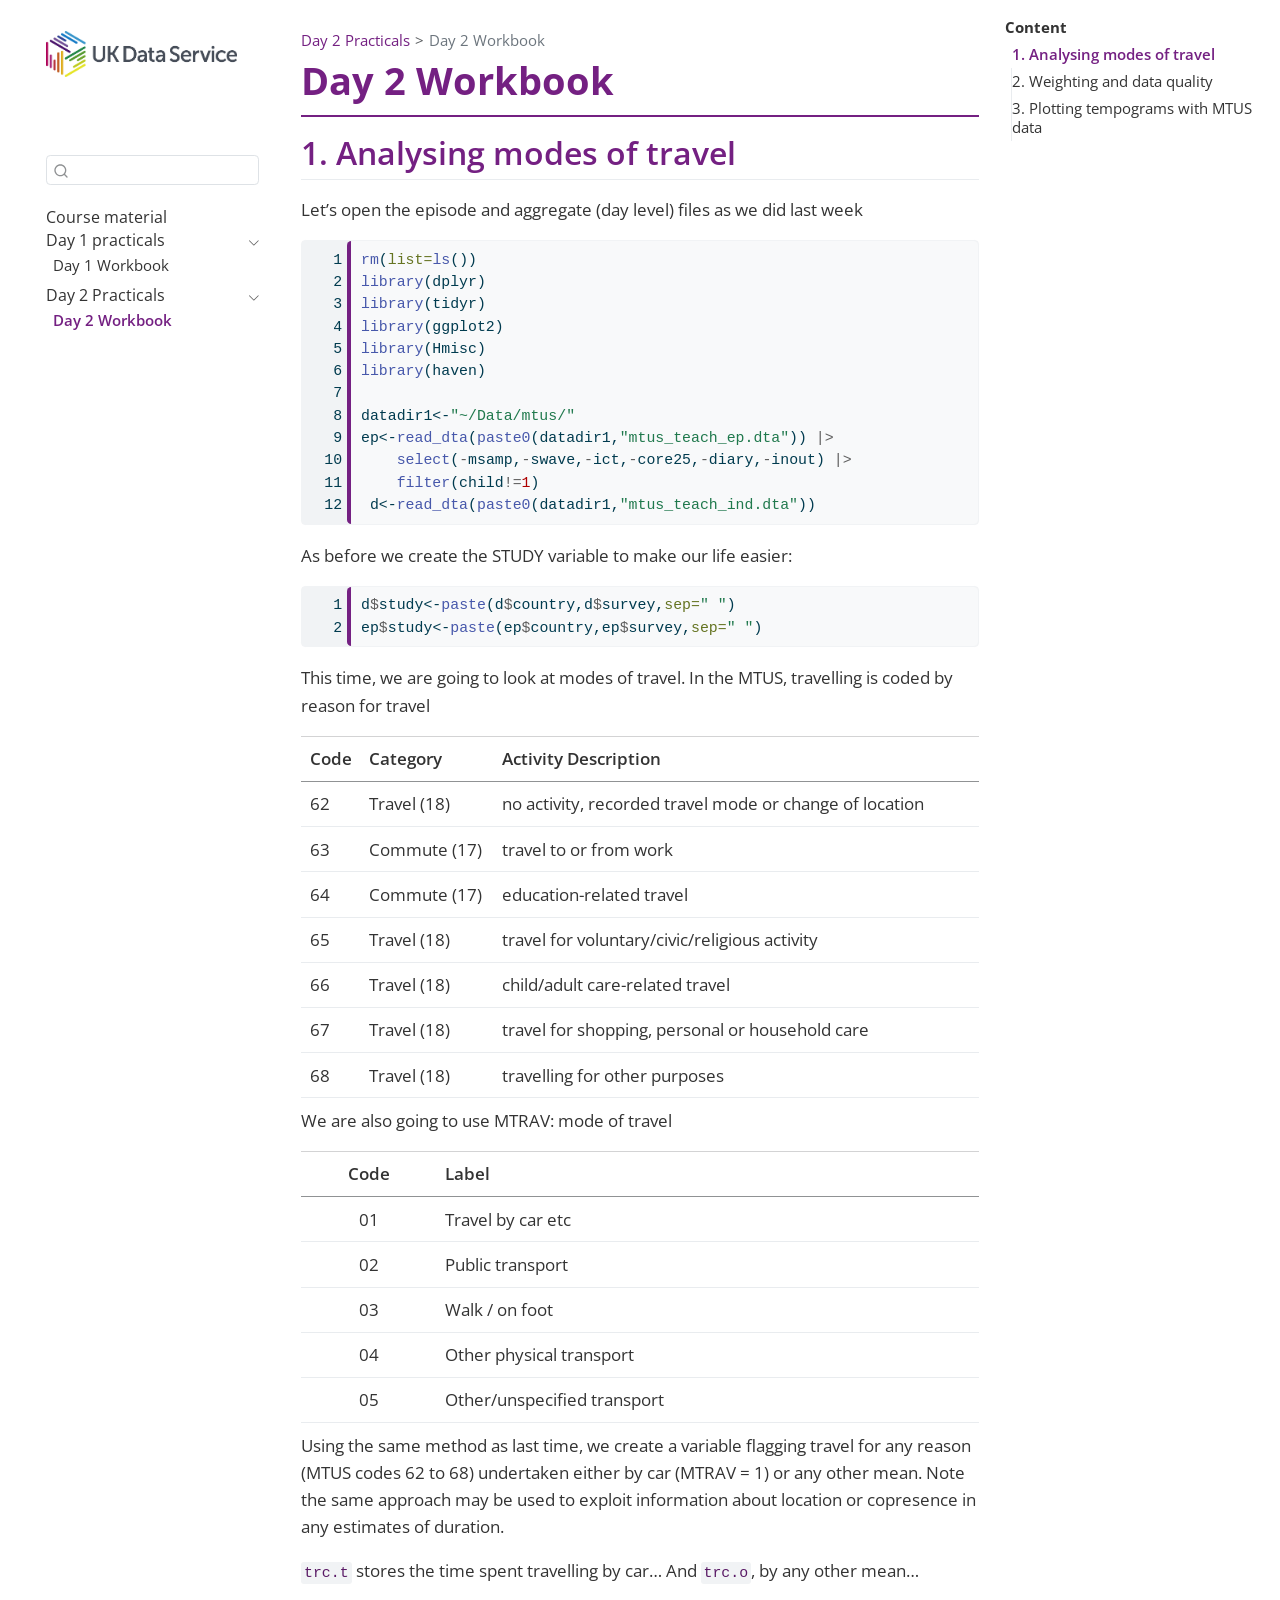
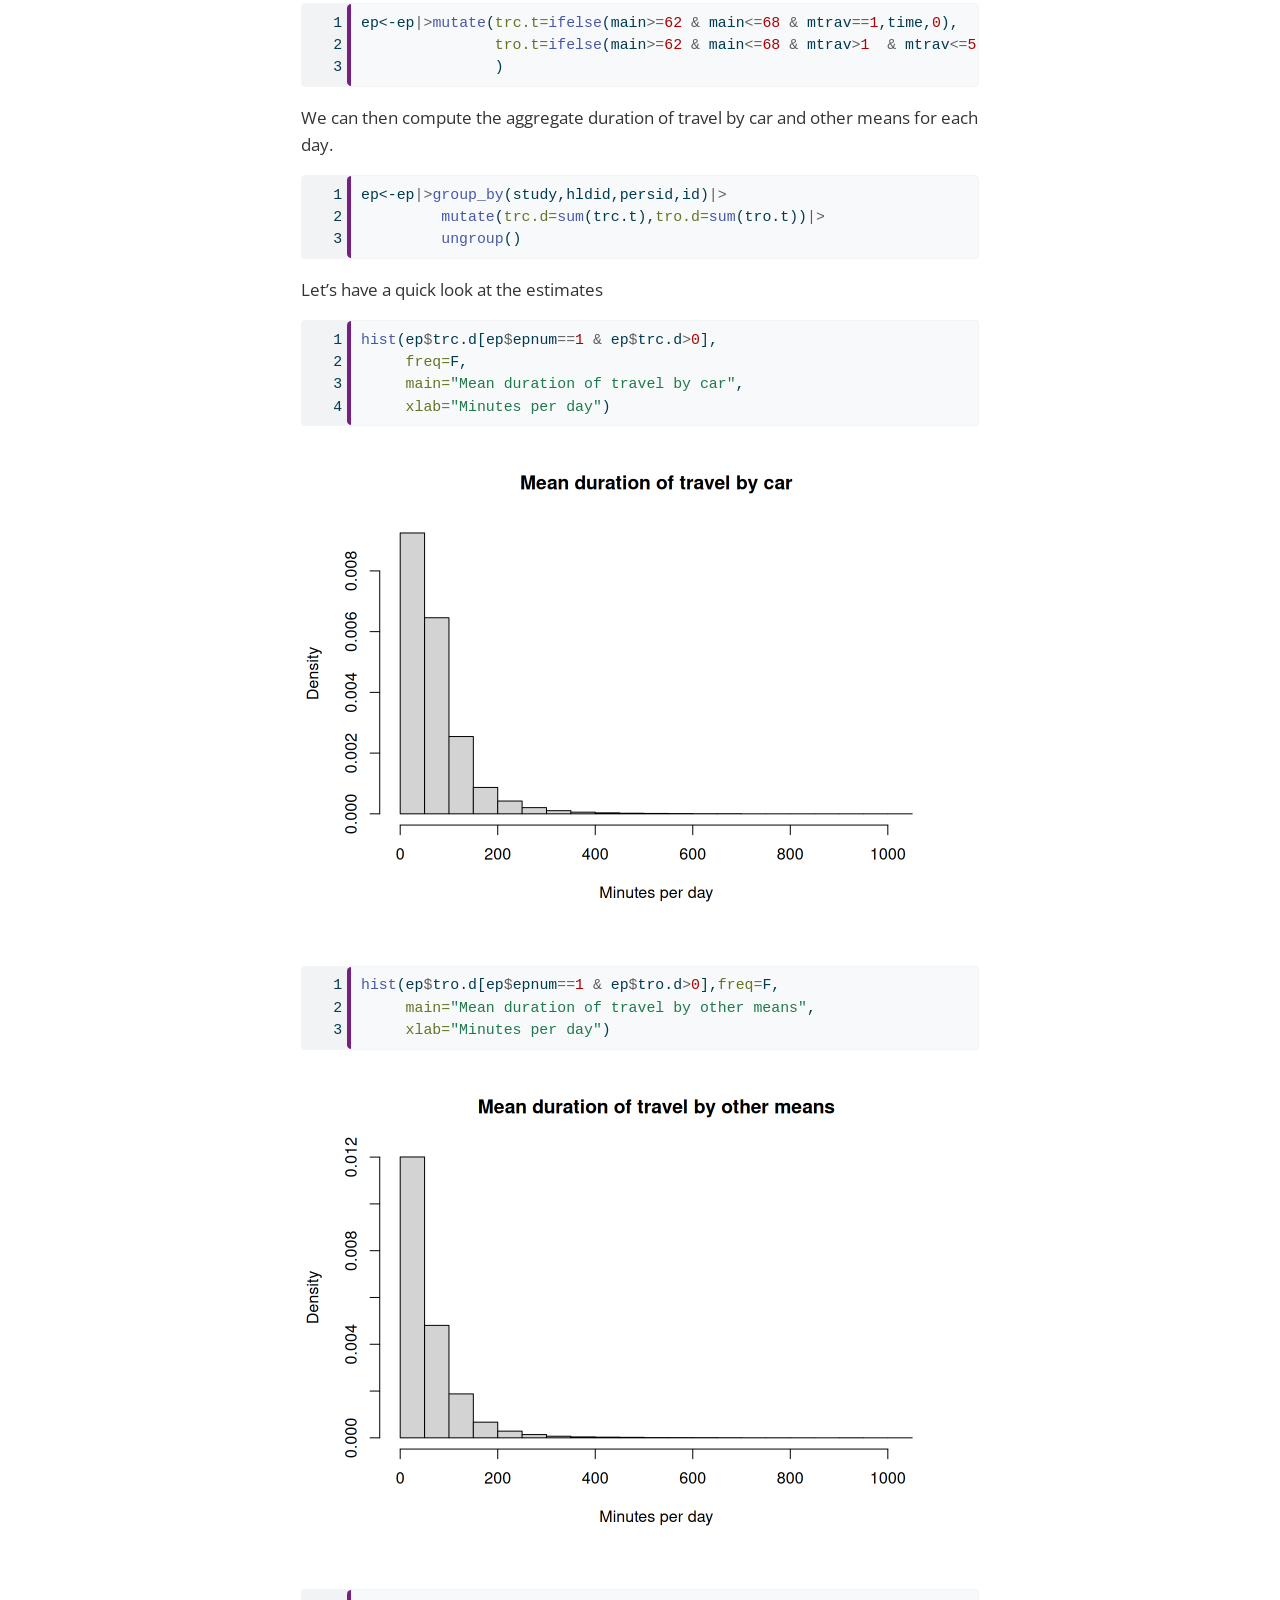
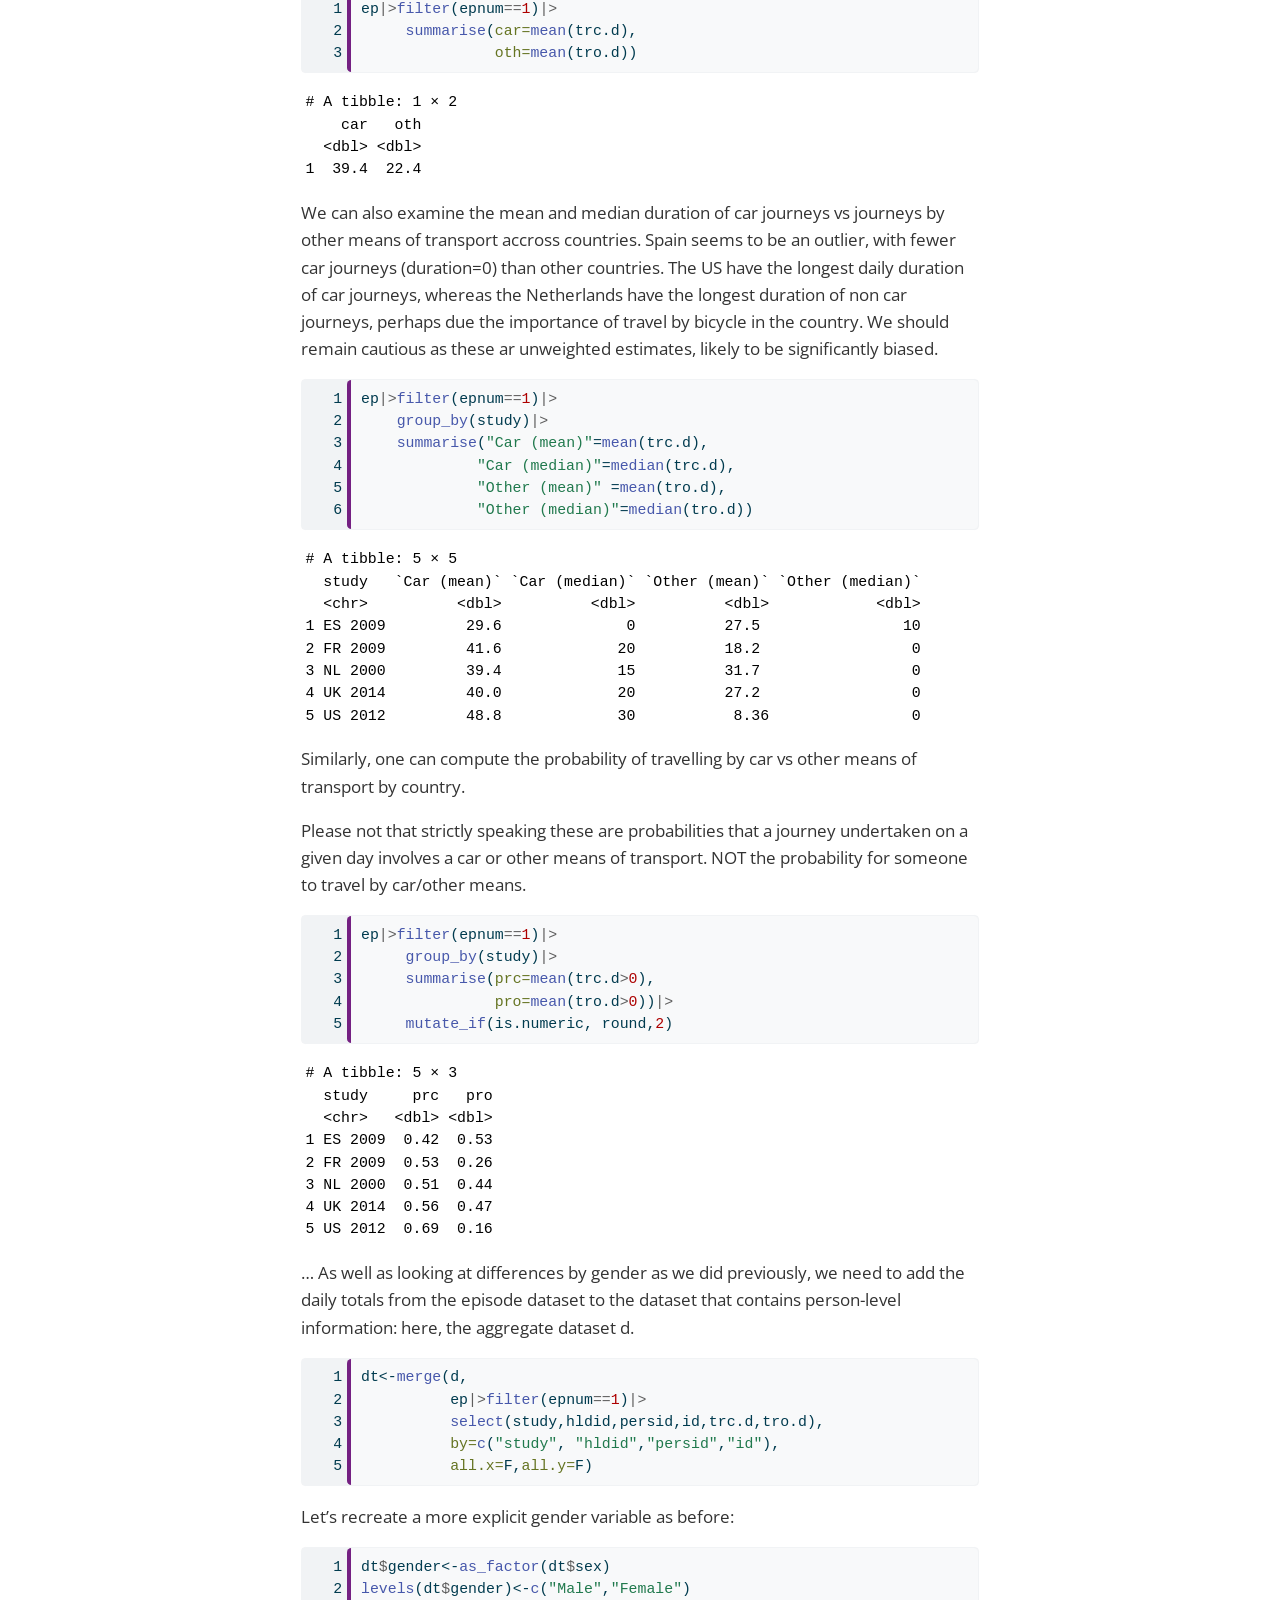
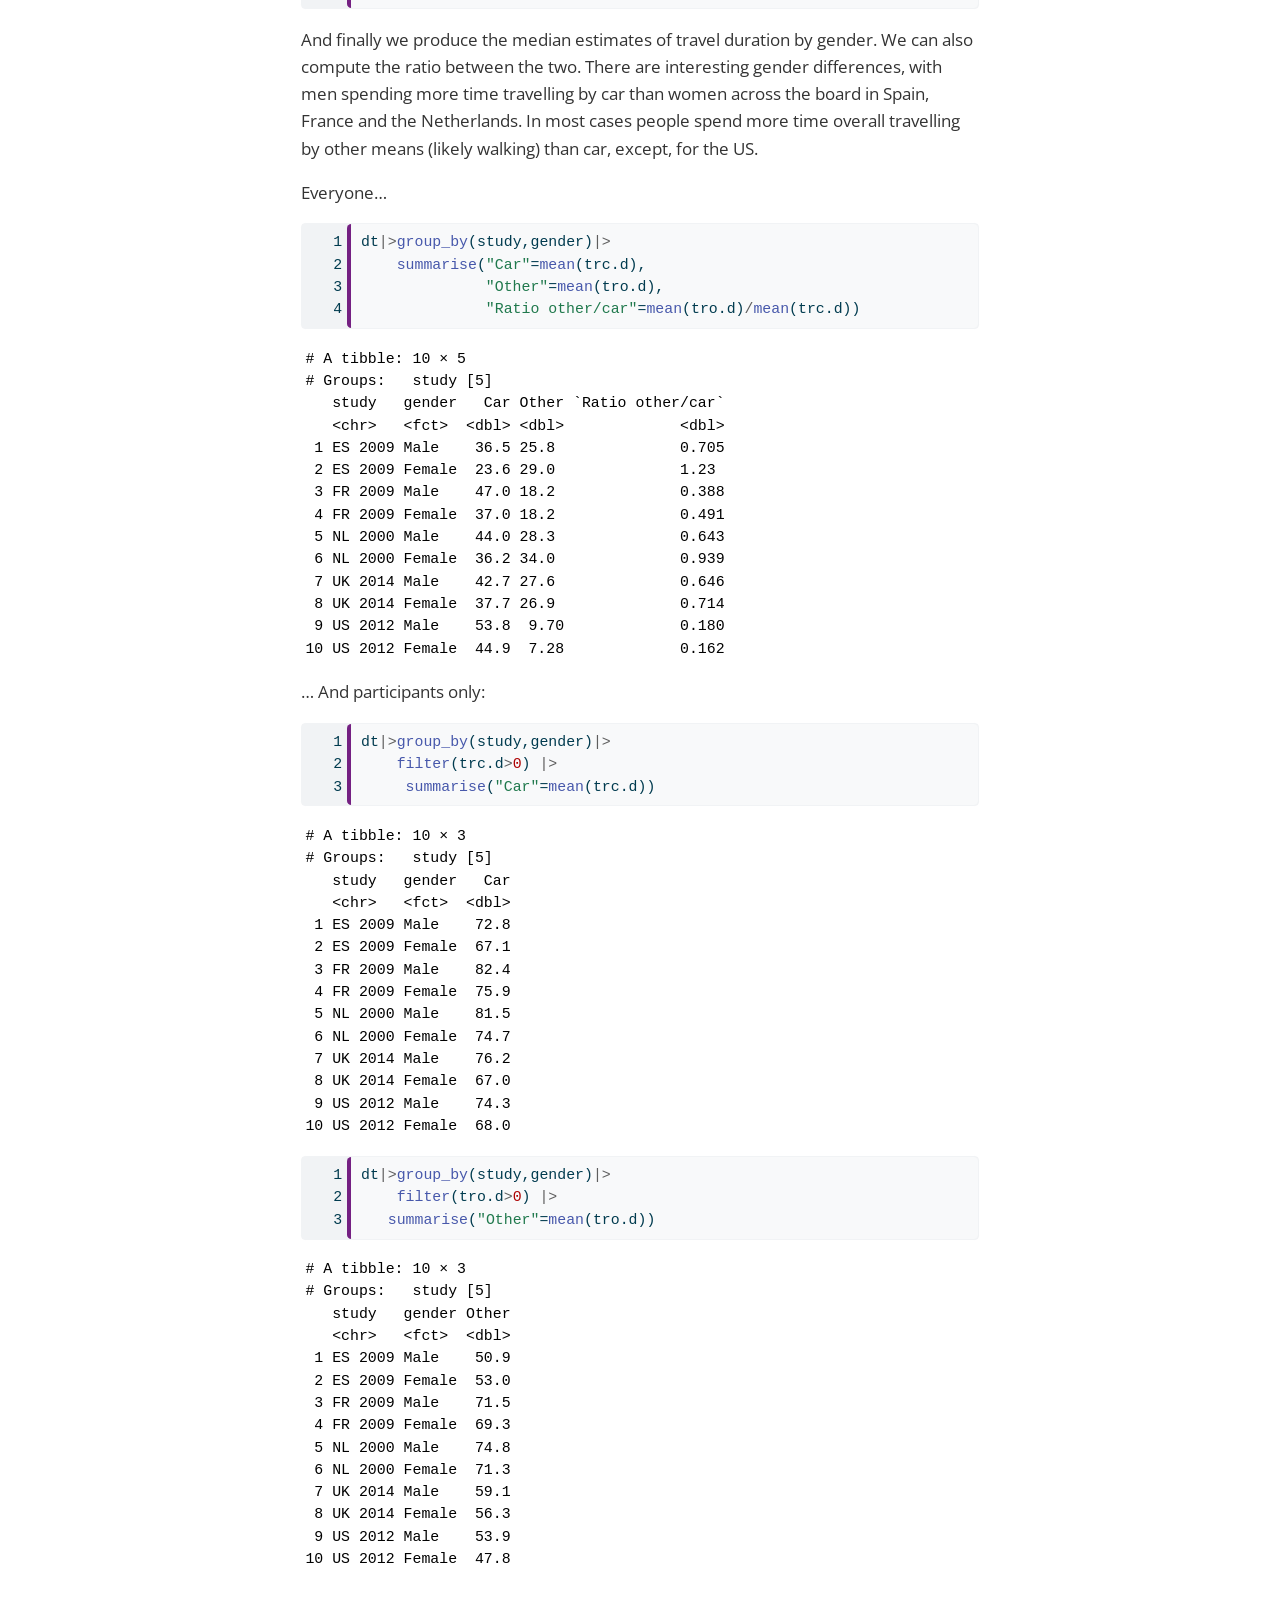
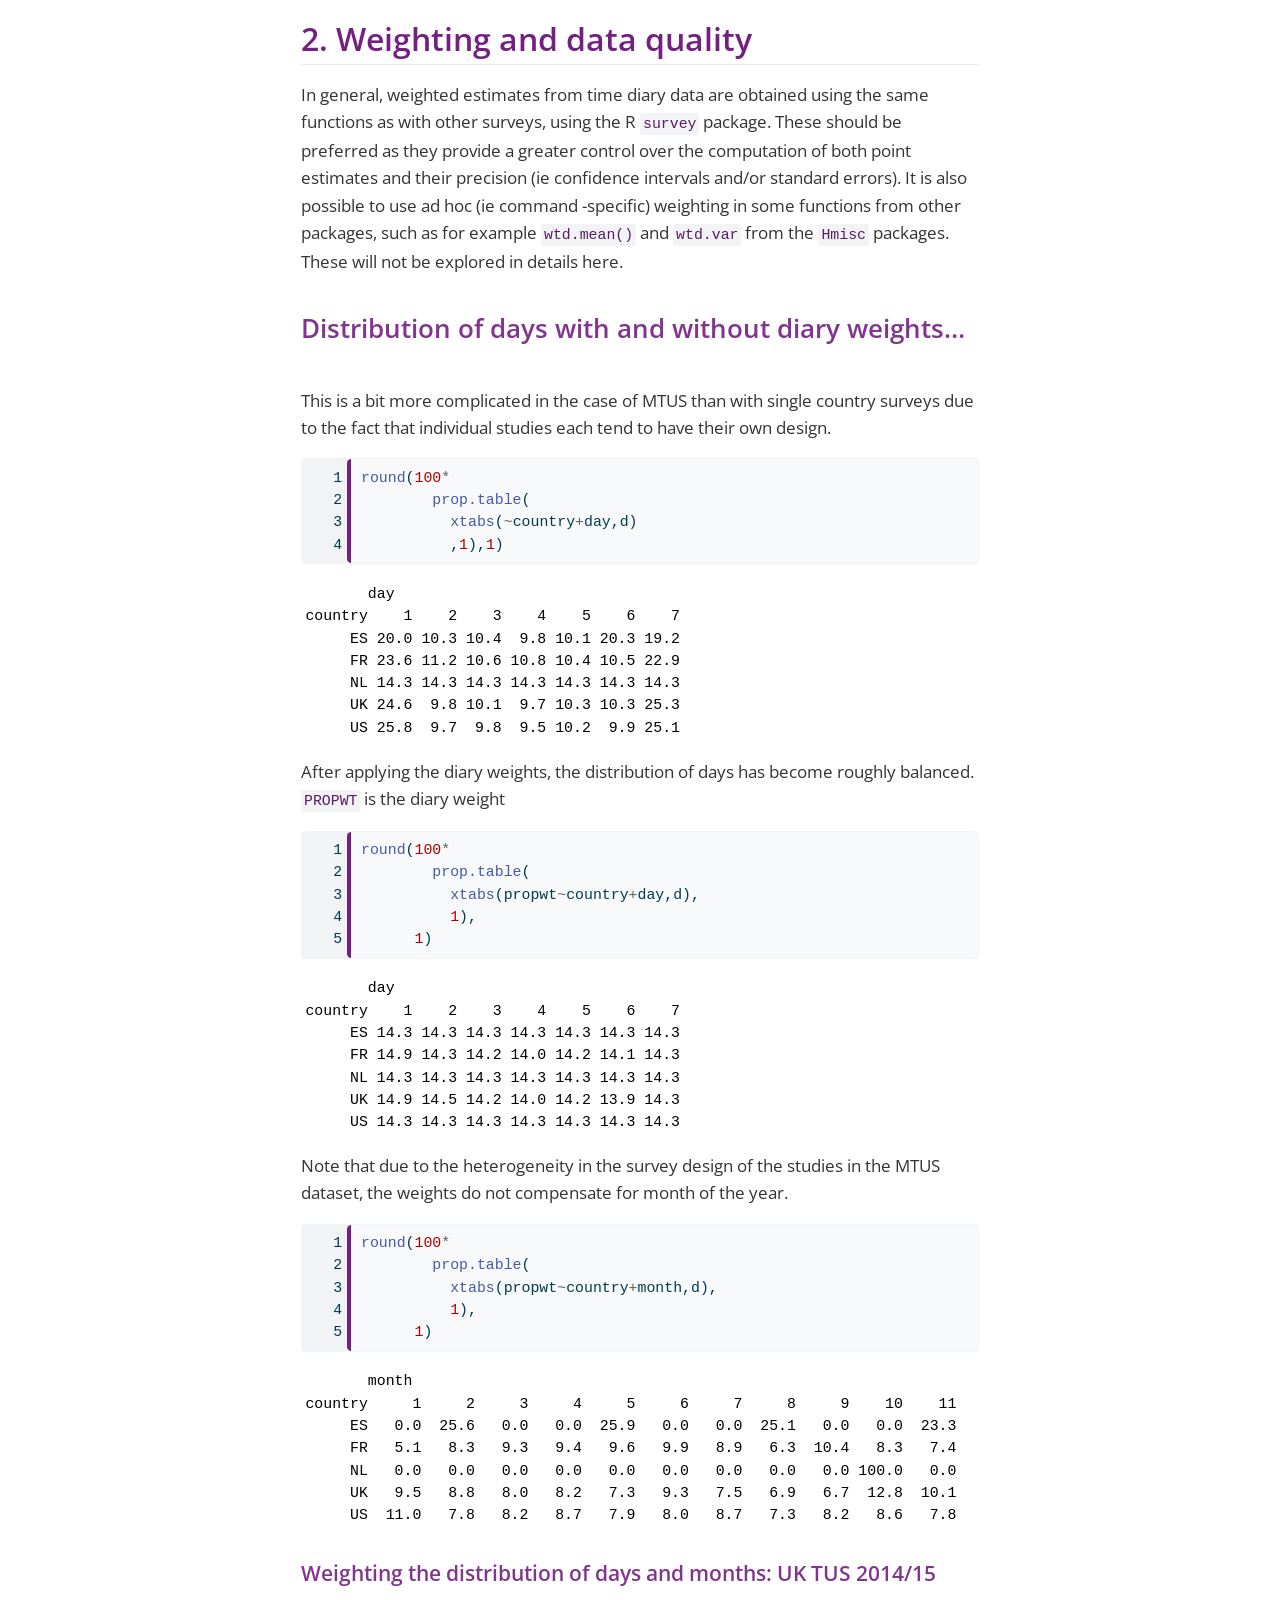
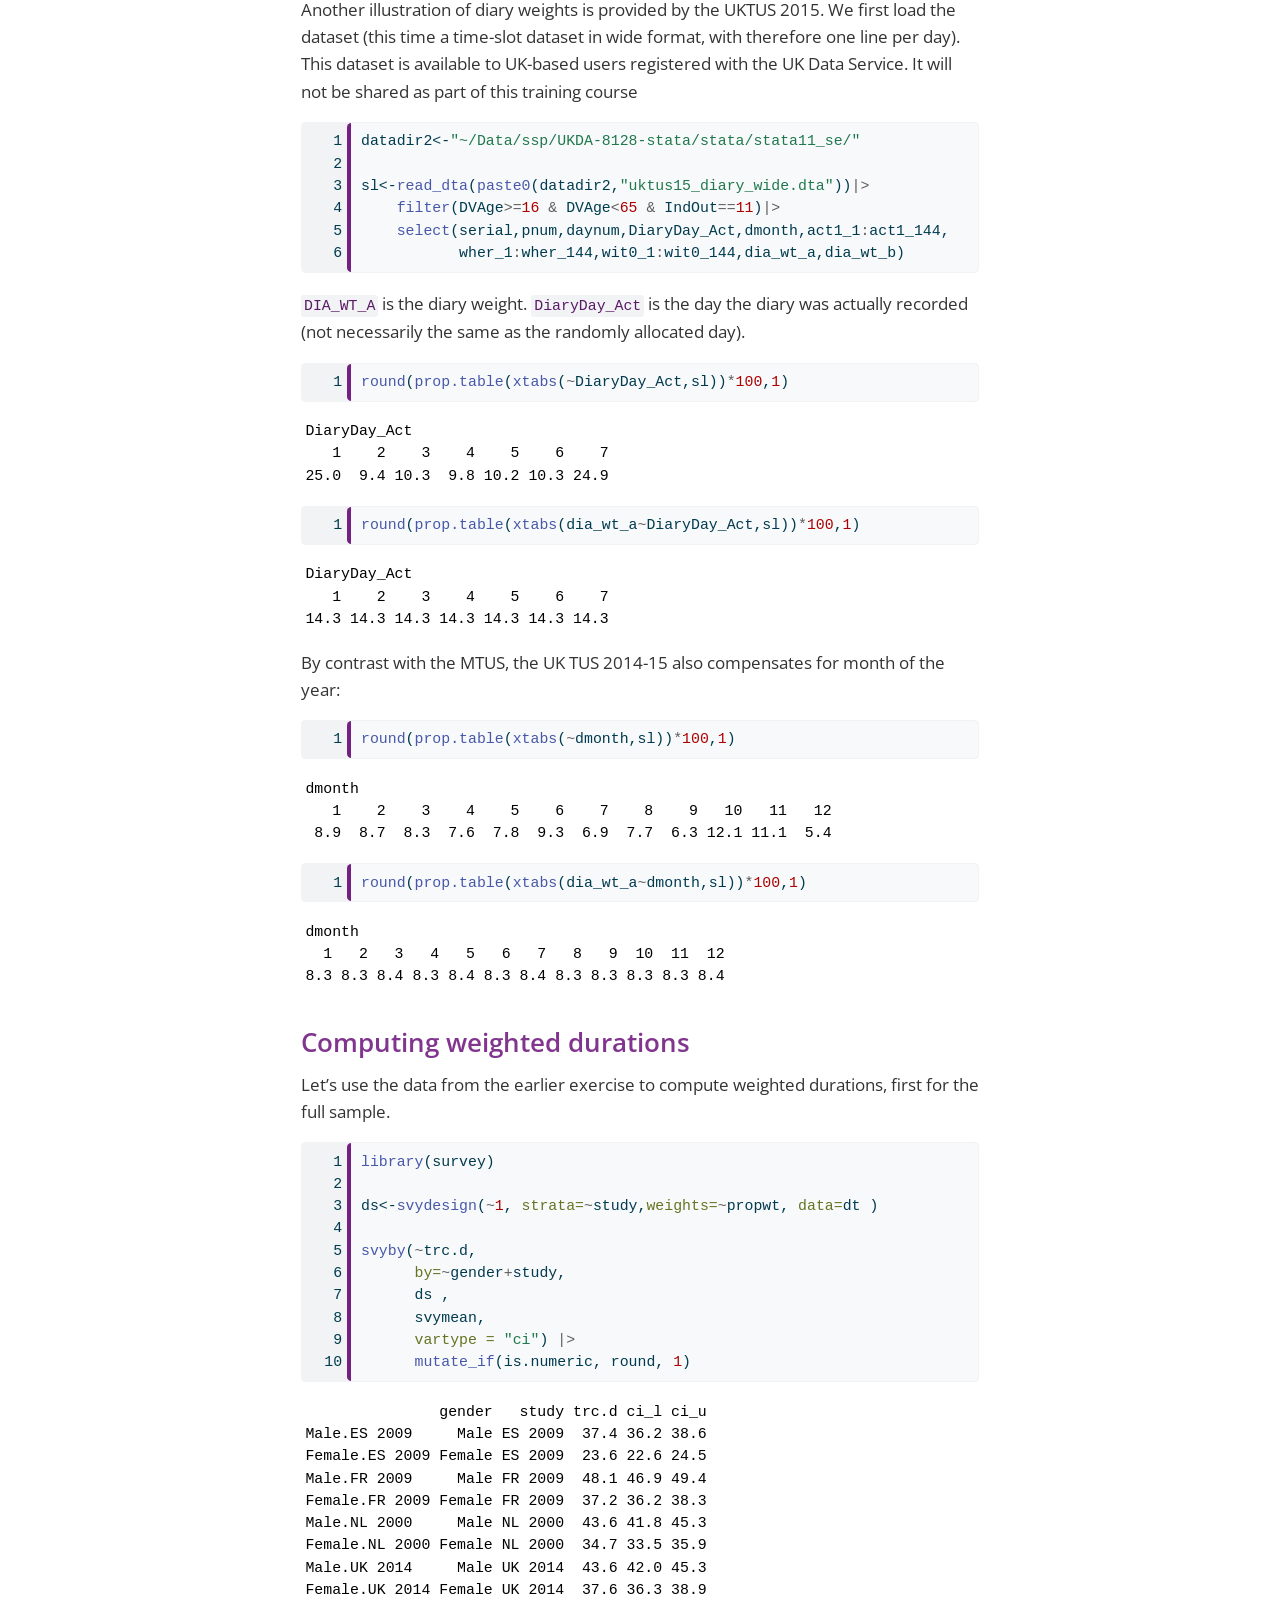
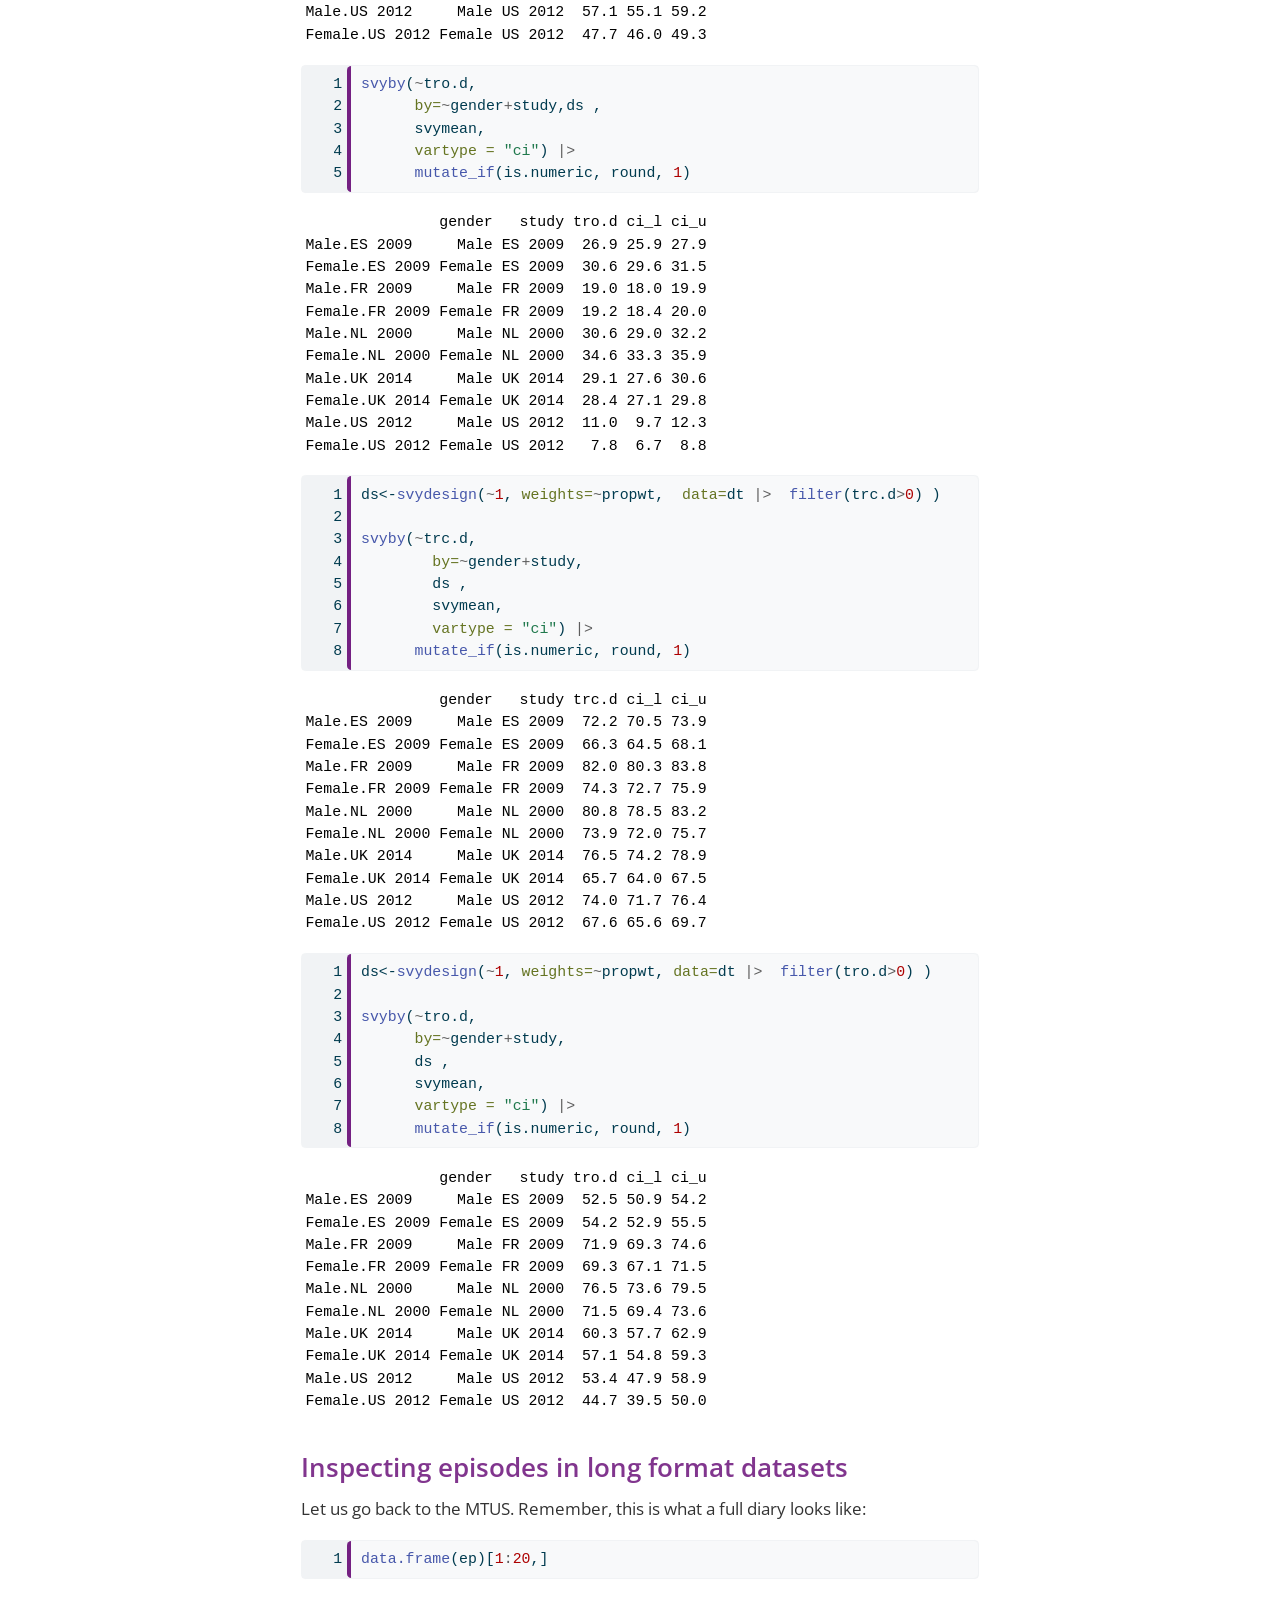
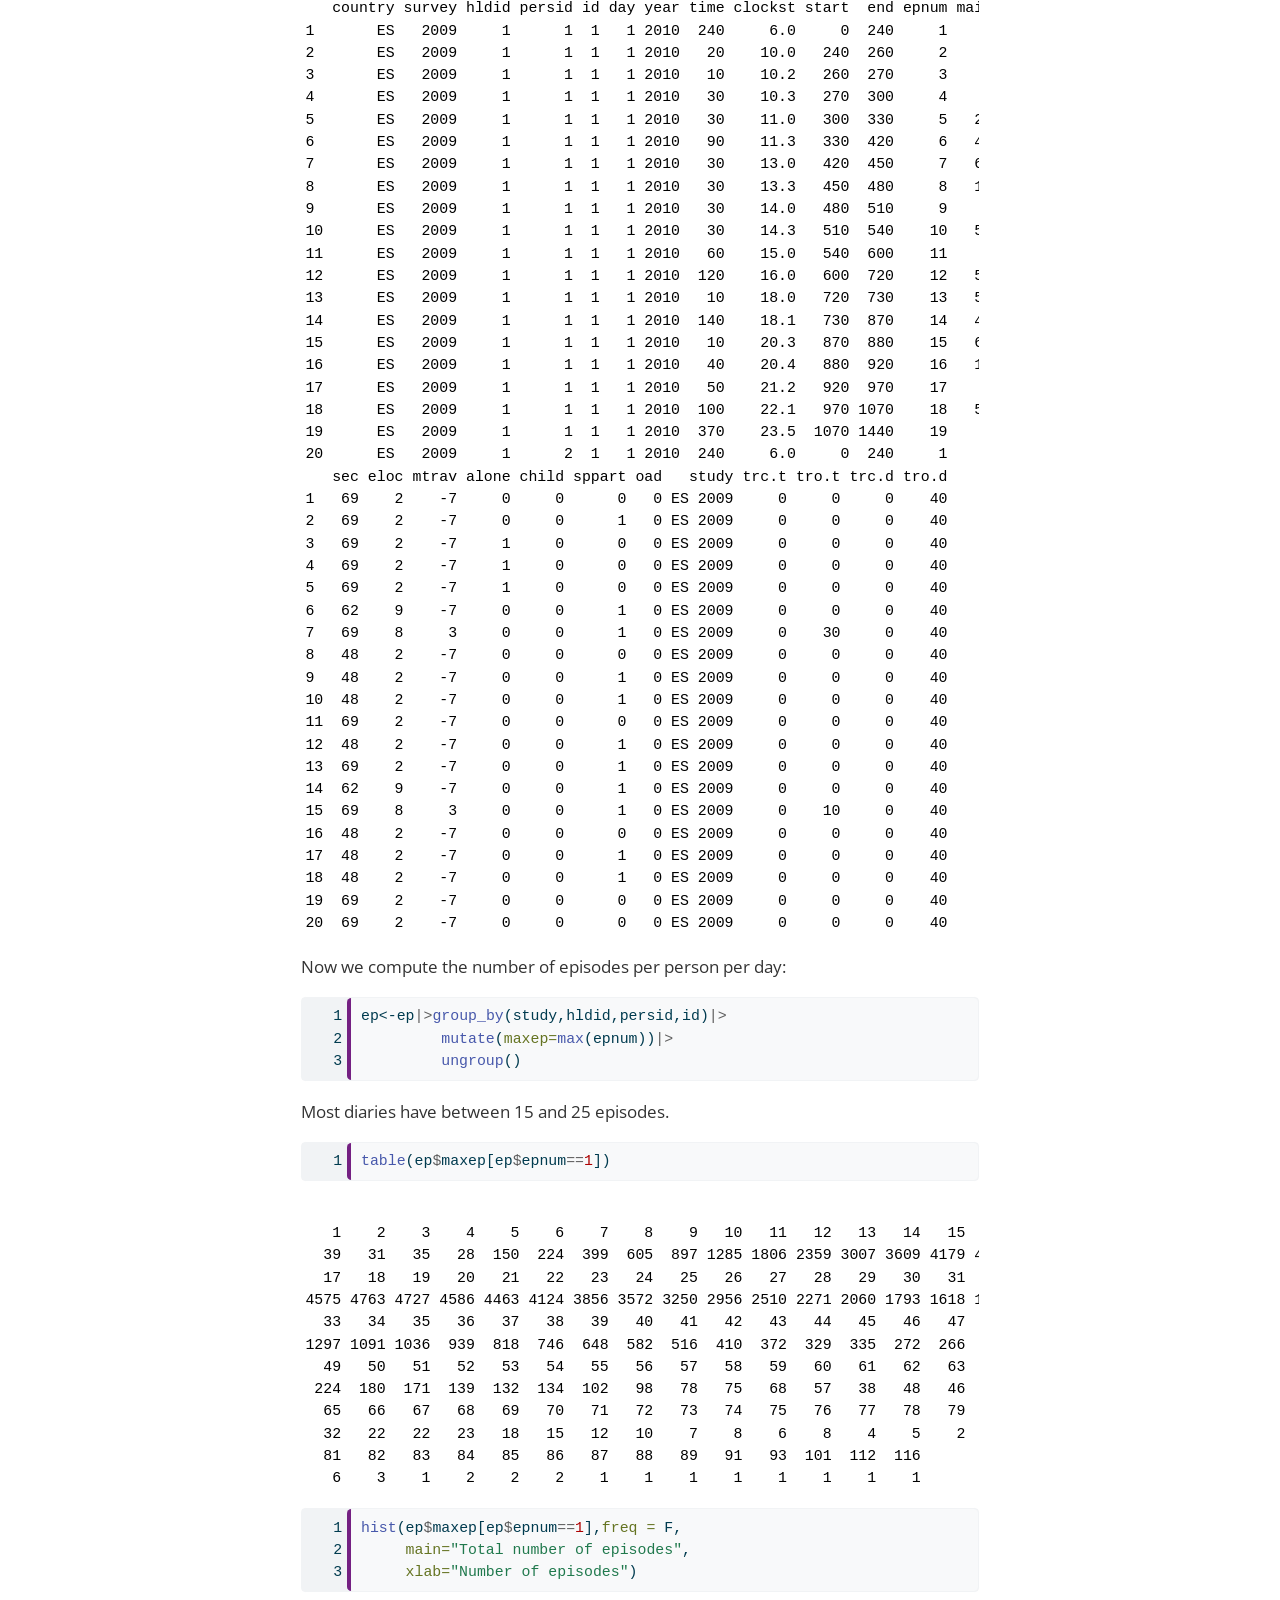
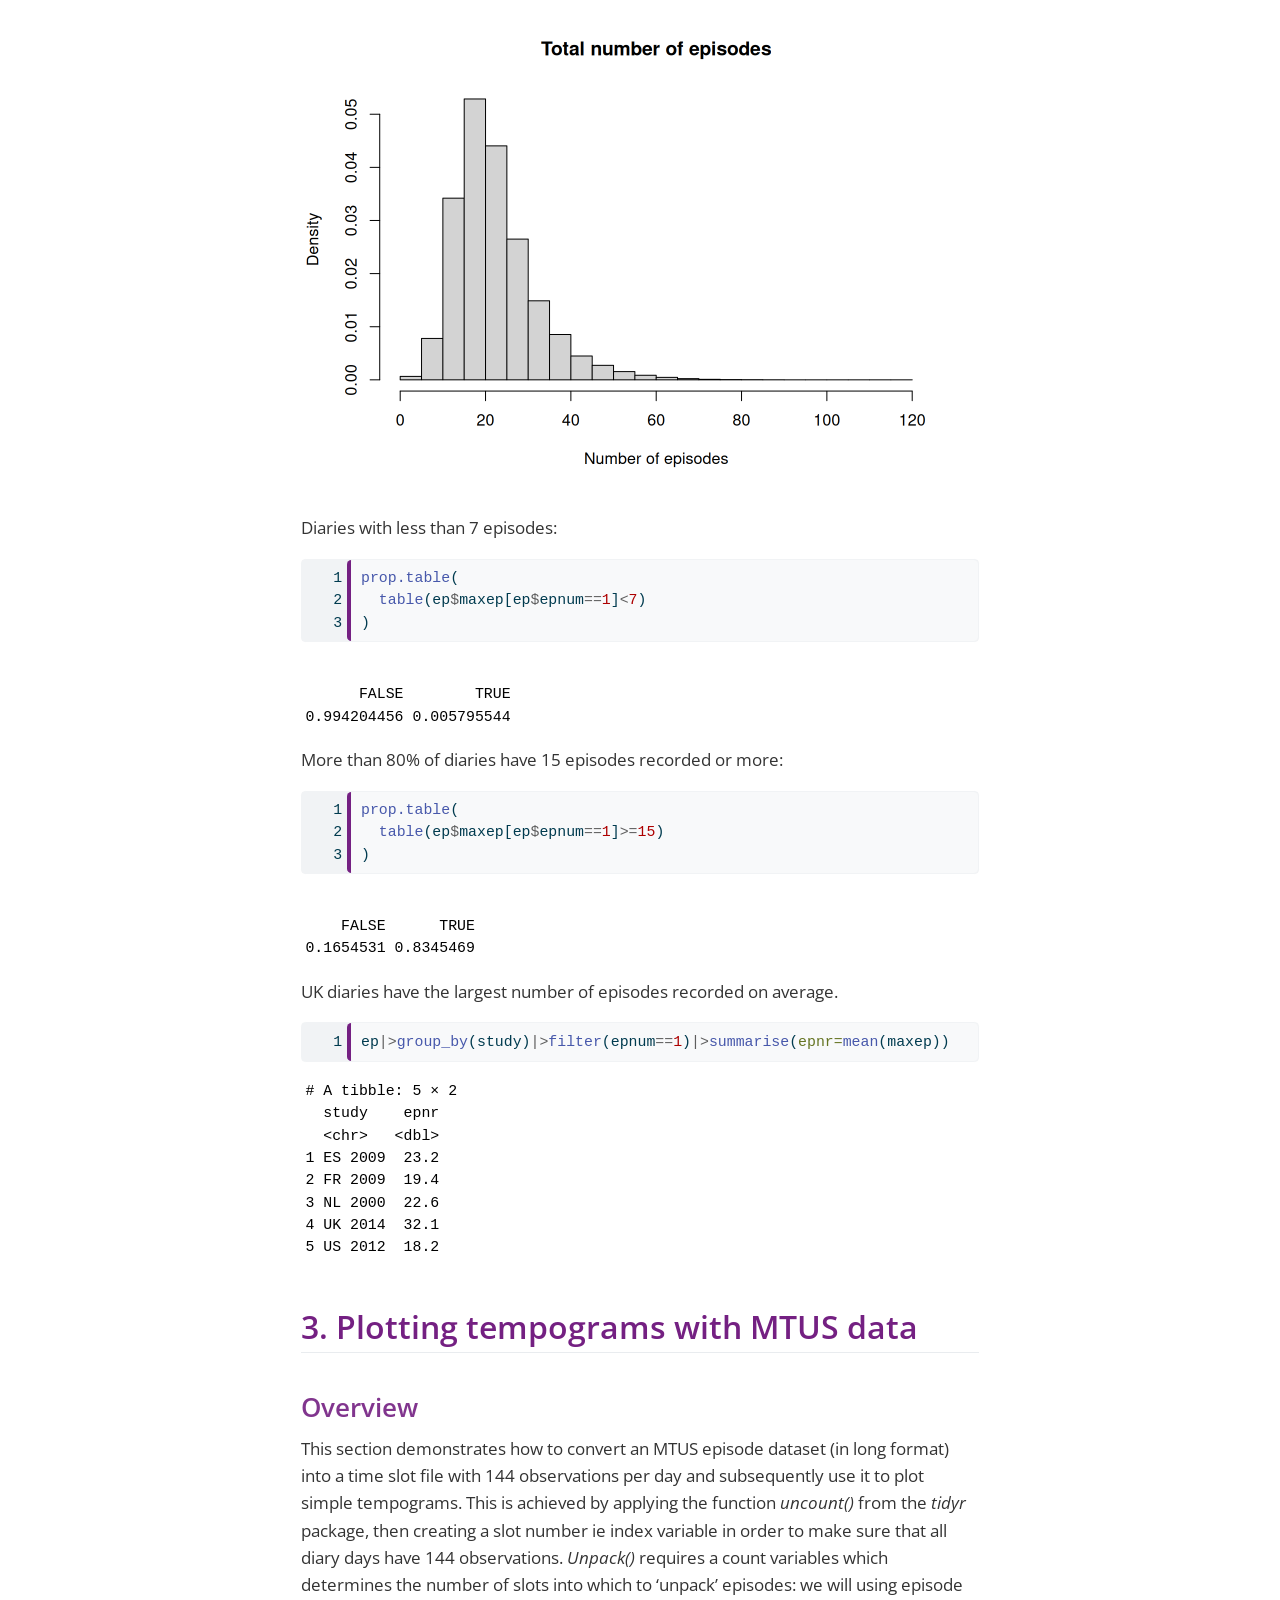
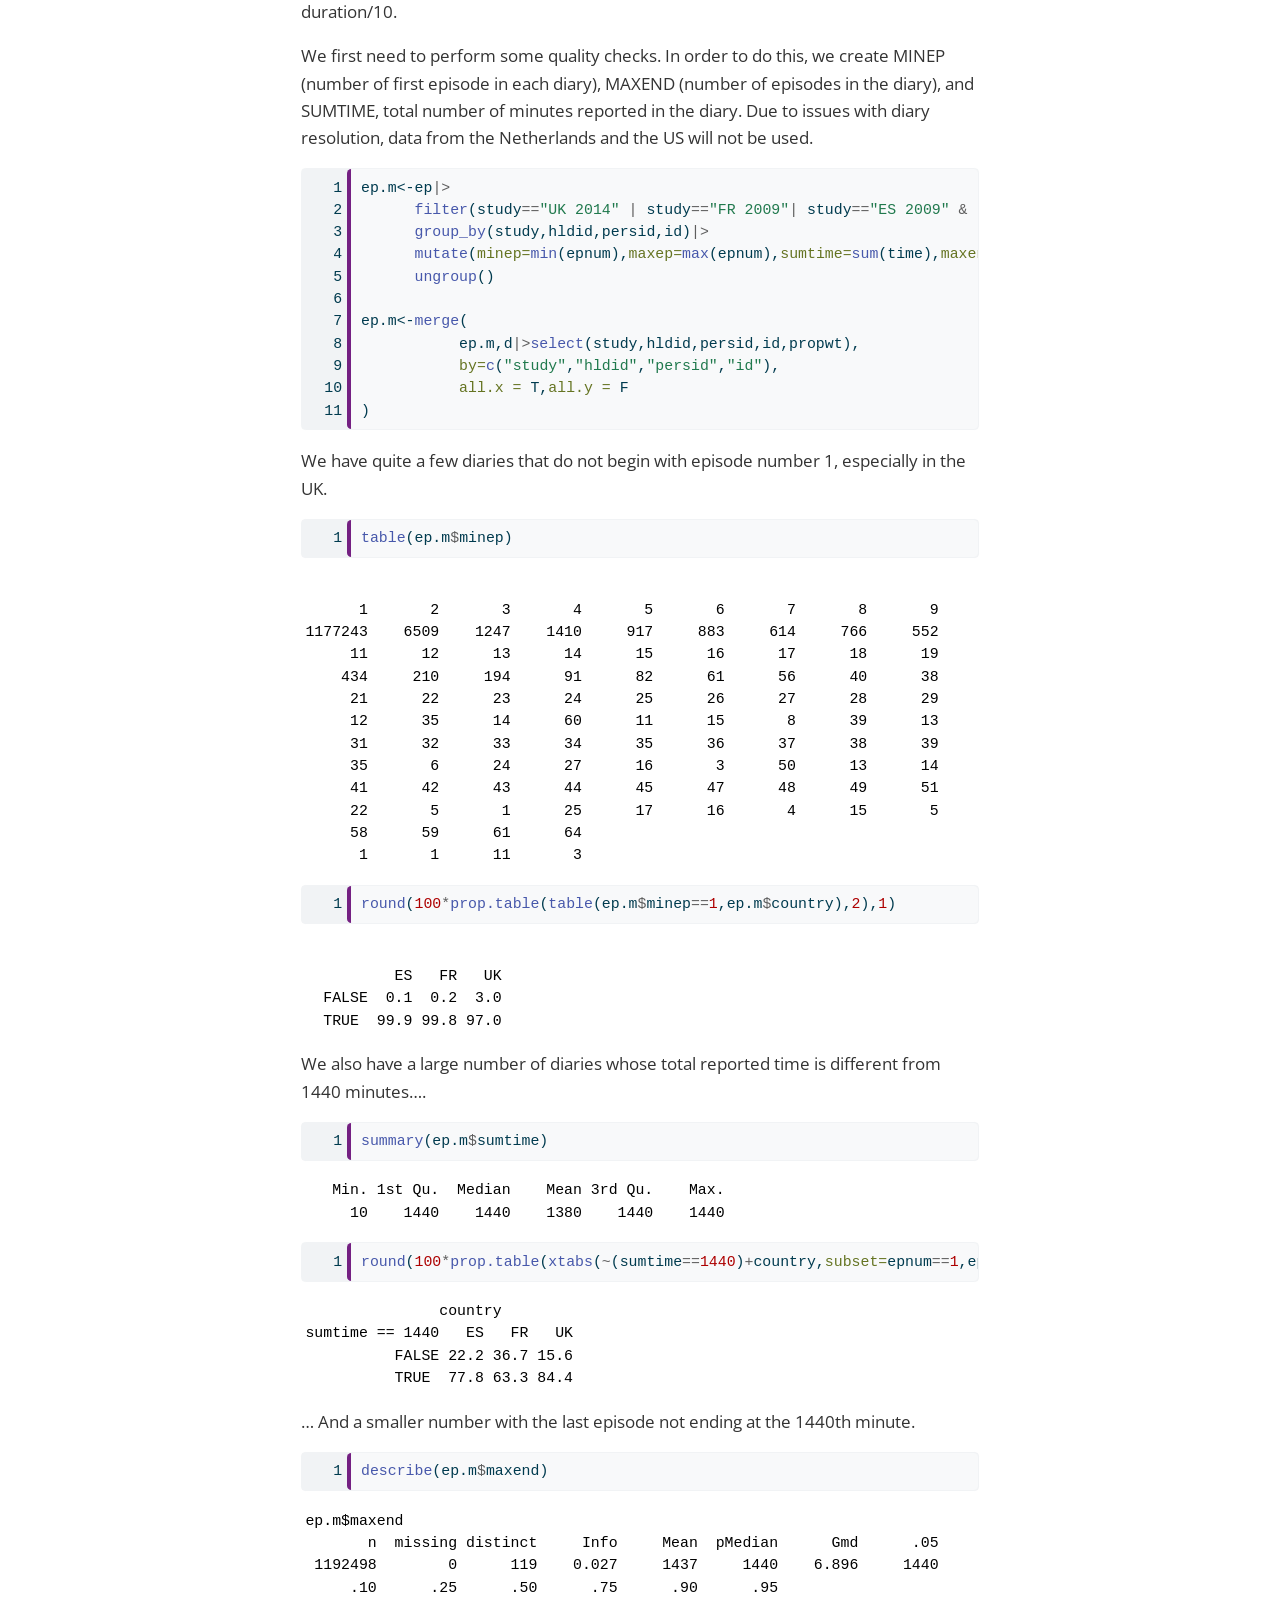
<file: docs/workbook_11.html>
<!DOCTYPE html>
<html xmlns="http://www.w3.org/1999/xhtml" lang="en" xml:lang="en"><head>

<meta charset="utf-8">
<meta name="generator" content="quarto-1.9.38">

<meta name="viewport" content="width=device-width, initial-scale=1.0, user-scalable=yes">


<title>Day 2 Workbook – Introduction to  time diary data</title>
<style>
/* Default styles provided by pandoc.
** See https://pandoc.org/MANUAL.html#variables-for-html for config info.
*/
code{white-space: pre-wrap;}
span.smallcaps{font-variant: small-caps;}
div.columns{display: flex; gap: min(4vw, 1.5em);}
div.column{flex: auto; overflow-x: auto;}
div.hanging-indent{margin-left: 1.5em; text-indent: -1.5em;}
ul.task-list{list-style: none;}
ul.task-list li input[type="checkbox"] {
  width: 0.8em;
  margin: 0 0.8em 0.2em -1em; /* quarto-specific, see https://github.com/quarto-dev/quarto-cli/issues/4556 */ 
  vertical-align: middle;
}
/* CSS for syntax highlighting */
html { -webkit-text-size-adjust: 100%; }
pre > code.sourceCode { white-space: pre; position: relative; }
pre > code.sourceCode > span { display: inline-block; line-height: 1.25; }
pre > code.sourceCode > span:empty { height: 1.2em; }
.sourceCode { overflow: visible; }
code.sourceCode > span { color: inherit; text-decoration: inherit; }
div.sourceCode { margin: 1em 0; }
pre.sourceCode { margin: 0; }
@media screen {
div.sourceCode { overflow: auto; }
}
@media print {
pre > code.sourceCode { white-space: pre-wrap; }
pre > code.sourceCode > span { text-indent: -5em; padding-left: 5em; }
}
pre.numberSource code
  { counter-reset: source-line 0; }
pre.numberSource code > span
  { position: relative; left: -4em; counter-increment: source-line; }
pre.numberSource code > span > a:first-child::before
  { content: counter(source-line);
    position: relative; left: -1em; text-align: right; vertical-align: baseline;
    border: none; display: inline-block;
    -webkit-touch-callout: none; -webkit-user-select: none;
    -khtml-user-select: none; -moz-user-select: none;
    -ms-user-select: none; user-select: none;
    padding: 0 4px; width: 4em;
  }
pre.numberSource { margin-left: 3em;  padding-left: 4px; }
div.sourceCode
  {   }
@media screen {
pre > code.sourceCode > span > a:first-child::before { text-decoration: underline; }
}
</style>


<script src="site_libs/quarto-nav/quarto-nav.js"></script>
<script src="site_libs/quarto-nav/headroom.min.js"></script>
<script src="site_libs/clipboard/clipboard.min.js"></script>
<script src="site_libs/quarto-search/autocomplete.umd.js"></script>
<script src="site_libs/quarto-search/fuse.min.js"></script>
<script src="site_libs/quarto-search/quarto-search.js"></script>
<meta name="quarto:offset" content="./">
<link href="./workbook_04.html" rel="prev">
<script src="site_libs/quarto-html/quarto.js" type="module"></script>
<script src="site_libs/quarto-html/tabsets/tabsets.js" type="module"></script>
<script src="site_libs/quarto-html/popper.min.js"></script>
<script src="site_libs/quarto-html/tippy.umd.min.js"></script>
<script src="site_libs/quarto-html/anchor.min.js"></script>
<link href="site_libs/quarto-html/tippy.css" rel="stylesheet">
<link href="site_libs/quarto-html/quarto-syntax-highlighting-15634bcf2e68342d4ad2dfa704d543f6.css" rel="stylesheet" id="quarto-text-highlighting-styles">
<script src="site_libs/bootstrap/bootstrap.min.js"></script>
<link href="site_libs/bootstrap/bootstrap-icons.css" rel="stylesheet">
<link href="site_libs/bootstrap/bootstrap-ed3d8f739e1b7c906b72064d8269c4f3.min.css" rel="stylesheet" append-hash="true" id="quarto-bootstrap" data-mode="light">
<script id="quarto-search-options" type="application/json">{
  "location": "sidebar",
  "copy-button": false,
  "collapse-after": 3,
  "panel-placement": "start",
  "type": "textbox",
  "limit": 50,
  "keyboard-shortcut": [
    "f",
    "/",
    "s"
  ],
  "show-item-context": false,
  "language": {
    "search-no-results-text": "No results",
    "search-matching-documents-text": "matching documents",
    "search-copy-link-title": "Copy link to search",
    "search-hide-matches-text": "Hide additional matches",
    "search-more-match-text": "more match in this document",
    "search-more-matches-text": "more matches in this document",
    "search-clear-button-title": "Clear",
    "search-text-placeholder": "",
    "search-detached-cancel-button-title": "Cancel",
    "search-submit-button-title": "Submit",
    "search-label": "Search"
  }
}</script>
<style>html{ scroll-behavior: smooth; }</style>


<link rel="stylesheet" href="ukds_long.css">
</head>

<body class="nav-sidebar floating quarto-light">

<div id="quarto-search-results"></div>
  <header id="quarto-header" class="headroom fixed-top">
  <nav class="quarto-secondary-nav">
    <div class="container-fluid d-flex">
      <button type="button" class="quarto-btn-toggle btn" data-bs-toggle="collapse" role="button" data-bs-target=".quarto-sidebar-collapse-item" aria-controls="quarto-sidebar" aria-expanded="false" aria-label="Toggle sidebar navigation" onclick="if (window.quartoToggleHeadroom) { window.quartoToggleHeadroom(); }">
        <i class="bi bi-layout-text-sidebar-reverse"></i>
      </button>
        <nav class="quarto-page-breadcrumbs" aria-label="breadcrumb"><ol class="breadcrumb"><li class="breadcrumb-item"><a href="./workbook_11.html">Day 2 Practicals</a></li><li class="breadcrumb-item"><a href="./workbook_11.html"><span class="chapter-title">Day 2 Workbook</span></a></li></ol></nav>
        <a class="flex-grow-1" role="navigation" data-bs-toggle="collapse" data-bs-target=".quarto-sidebar-collapse-item" aria-controls="quarto-sidebar" aria-expanded="false" aria-label="Toggle sidebar navigation" onclick="if (window.quartoToggleHeadroom) { window.quartoToggleHeadroom(); }">      
        </a>
      <button type="button" class="btn quarto-search-button" aria-label="Search" onclick="window.quartoOpenSearch();">
        <i class="bi bi-search"></i>
      </button>
    </div>
  </nav>
</header>
<!-- content -->
<div id="quarto-content" class="quarto-container page-columns page-rows-contents page-layout-full">
<!-- sidebar -->
  <nav id="quarto-sidebar" class="sidebar collapse collapse-horizontal quarto-sidebar-collapse-item sidebar-navigation floating overflow-auto">
    <div class="pt-lg-2 mt-2 text-left sidebar-header sidebar-header-stacked">
      <a href="https://ukdataservice.ac.uk/" class="sidebar-logo-link">
      <img src="./pics/UKDS_Logos_Col_Grey_300dpi.png" alt="UK Data Service Logo and link to website" class="sidebar-logo light-content py-0 d-lg-inline d-none">
      <img src="./pics/UKDS_Logos_Col_Grey_300dpi.png" alt="UK Data Service Logo and link to website" class="sidebar-logo dark-content py-0 d-lg-inline d-none">
      </a>
    <div class="sidebar-title mb-0 py-0">
      <a href="./"></a> 
        <div class="sidebar-tools-main">
    <a href="./Introduction-to--time-diary-data.pdf" title="Download PDF" class="quarto-navigation-tool px-1" aria-label="Download PDF"><i class="bi bi-file-pdf"></i></a>
</div>
    </div>
      </div>
        <div class="mt-2 flex-shrink-0 align-items-center">
        <div class="sidebar-search">
        <div id="quarto-search" class="" title="Search"></div>
        </div>
        </div>
    <div class="sidebar-menu-container"> 
    <ul class="list-unstyled mt-1">
        <li class="sidebar-item">
  <div class="sidebar-item-container"> 
  <a href="./index.html" class="sidebar-item-text sidebar-link"><span class="chapter-title">Course material</span></a>
  </div>
</li>
        <li class="sidebar-item sidebar-item-section">
      <div class="sidebar-item-container"> 
            <a class="sidebar-item-text sidebar-link text-start" data-bs-toggle="collapse" data-bs-target="#quarto-sidebar-section-1" role="navigation" aria-expanded="true">
 <span class="menu-text">Day 1 practicals</span></a>
          <a class="sidebar-item-toggle text-start" data-bs-toggle="collapse" data-bs-target="#quarto-sidebar-section-1" role="navigation" aria-expanded="true" aria-label="Toggle section">
            <i class="bi bi-chevron-right ms-2"></i>
          </a> 
      </div>
      <ul id="quarto-sidebar-section-1" class="collapse list-unstyled sidebar-section depth1 show">  
          <li class="sidebar-item">
  <div class="sidebar-item-container"> 
  <a href="./workbook_04.html" class="sidebar-item-text sidebar-link"><span class="chapter-title">Day 1 Workbook</span></a>
  </div>
</li>
      </ul>
  </li>
        <li class="sidebar-item sidebar-item-section">
      <div class="sidebar-item-container"> 
            <a class="sidebar-item-text sidebar-link text-start" data-bs-toggle="collapse" data-bs-target="#quarto-sidebar-section-2" role="navigation" aria-expanded="true">
 <span class="menu-text">Day 2 Practicals</span></a>
          <a class="sidebar-item-toggle text-start" data-bs-toggle="collapse" data-bs-target="#quarto-sidebar-section-2" role="navigation" aria-expanded="true" aria-label="Toggle section">
            <i class="bi bi-chevron-right ms-2"></i>
          </a> 
      </div>
      <ul id="quarto-sidebar-section-2" class="collapse list-unstyled sidebar-section depth1 show">  
          <li class="sidebar-item">
  <div class="sidebar-item-container"> 
  <a href="./workbook_11.html" class="sidebar-item-text sidebar-link active"><span class="chapter-title">Day 2 Workbook</span></a>
  </div>
</li>
      </ul>
  </li>
    </ul>
    </div>
</nav>
<div id="quarto-sidebar-glass" class="quarto-sidebar-collapse-item" data-bs-toggle="collapse" data-bs-target=".quarto-sidebar-collapse-item"></div>
<!-- margin-sidebar -->
    <div id="quarto-margin-sidebar" class="sidebar margin-sidebar">
        <nav id="TOC" role="doc-toc" class="toc-active">
    <h2 id="toc-title">Table of contents</h2>
   
  <ul>
  <li><a href="#analysing-modes-of-travel" id="toc-analysing-modes-of-travel" class="nav-link active" data-scroll-target="#analysing-modes-of-travel">1. Analysing modes of travel</a></li>
  <li><a href="#weighting-and-data-quality" id="toc-weighting-and-data-quality" class="nav-link" data-scroll-target="#weighting-and-data-quality">2. Weighting and data quality</a>
  <ul class="collapse">
  <li><a href="#distribution-of-days-with-and-without-diary-weights" id="toc-distribution-of-days-with-and-without-diary-weights" class="nav-link" data-scroll-target="#distribution-of-days-with-and-without-diary-weights">Distribution of days with and without diary weights…</a></li>
  <li><a href="#computing-weighted-durations" id="toc-computing-weighted-durations" class="nav-link" data-scroll-target="#computing-weighted-durations">Computing weighted durations</a></li>
  <li><a href="#inspecting-episodes-in-long-format-datasets" id="toc-inspecting-episodes-in-long-format-datasets" class="nav-link" data-scroll-target="#inspecting-episodes-in-long-format-datasets">Inspecting episodes in long format datasets</a></li>
  </ul></li>
  <li><a href="#plotting-tempograms-with-mtus-data" id="toc-plotting-tempograms-with-mtus-data" class="nav-link" data-scroll-target="#plotting-tempograms-with-mtus-data">3. Plotting tempograms with MTUS data</a>
  <ul class="collapse">
  <li><a href="#overview" id="toc-overview" class="nav-link" data-scroll-target="#overview">Overview</a></li>
  </ul></li>
  </ul>
</nav>
    </div>
<!-- main -->
<main class="content column-body" id="quarto-document-content">

<header id="title-block-header" class="quarto-title-block default"><nav class="quarto-page-breadcrumbs quarto-title-breadcrumbs d-none d-lg-block" aria-label="breadcrumb"><ol class="breadcrumb"><li class="breadcrumb-item"><a href="./workbook_11.html">Day 2 Practicals</a></li><li class="breadcrumb-item"><a href="./workbook_11.html"><span class="chapter-title">Day 2 Workbook</span></a></li></ol></nav>
<div class="quarto-title">
<h1 class="title"><span class="chapter-title">Day 2 Workbook</span></h1>
</div>



<div class="quarto-title-meta column-body">

    
  
    
  </div>
  


</header>


<section id="analysing-modes-of-travel" class="level2">
<h2 class="anchored" data-anchor-id="analysing-modes-of-travel">1. Analysing modes of travel</h2>
<p>Let’s open the episode and aggregate (day level) files as we did last week</p>
<div class="cell">
<div class="code-copy-outer-scaffold"><div class="sourceCode cell-code" id="cb1"><pre class="sourceCode numberSource r number-lines code-with-copy"><code class="sourceCode r"><span id="cb1-1"><a href="#cb1-1"></a><span class="fu">rm</span>(<span class="at">list=</span><span class="fu">ls</span>())</span>
<span id="cb1-2"><a href="#cb1-2"></a><span class="fu">library</span>(dplyr)</span>
<span id="cb1-3"><a href="#cb1-3"></a><span class="fu">library</span>(tidyr)</span>
<span id="cb1-4"><a href="#cb1-4"></a><span class="fu">library</span>(ggplot2)</span>
<span id="cb1-5"><a href="#cb1-5"></a><span class="fu">library</span>(Hmisc)</span>
<span id="cb1-6"><a href="#cb1-6"></a><span class="fu">library</span>(haven)</span>
<span id="cb1-7"><a href="#cb1-7"></a></span>
<span id="cb1-8"><a href="#cb1-8"></a>datadir1<span class="ot">&lt;-</span><span class="st">"~/Data/mtus/"</span></span>
<span id="cb1-9"><a href="#cb1-9"></a>ep<span class="ot">&lt;-</span><span class="fu">read_dta</span>(<span class="fu">paste0</span>(datadir1,<span class="st">"mtus_teach_ep.dta"</span>)) <span class="sc">|&gt;</span></span>
<span id="cb1-10"><a href="#cb1-10"></a>    <span class="fu">select</span>(<span class="sc">-</span>msamp,<span class="sc">-</span>swave,<span class="sc">-</span>ict,<span class="sc">-</span>core25,<span class="sc">-</span>diary,<span class="sc">-</span>inout) <span class="sc">|&gt;</span></span>
<span id="cb1-11"><a href="#cb1-11"></a>    <span class="fu">filter</span>(child<span class="sc">!=</span><span class="dv">1</span>)</span>
<span id="cb1-12"><a href="#cb1-12"></a> d<span class="ot">&lt;-</span><span class="fu">read_dta</span>(<span class="fu">paste0</span>(datadir1,<span class="st">"mtus_teach_ind.dta"</span>))</span></code></pre></div><button title="Copy to Clipboard" class="code-copy-button"><i class="bi"></i></button></div>
</div>
<p>As before we create the STUDY variable to make our life easier:</p>
<div class="cell">
<div class="code-copy-outer-scaffold"><div class="sourceCode cell-code" id="cb2"><pre class="sourceCode numberSource r number-lines code-with-copy"><code class="sourceCode r"><span id="cb2-1"><a href="#cb2-1"></a>d<span class="sc">$</span>study<span class="ot">&lt;-</span><span class="fu">paste</span>(d<span class="sc">$</span>country,d<span class="sc">$</span>survey,<span class="at">sep=</span><span class="st">" "</span>)</span>
<span id="cb2-2"><a href="#cb2-2"></a>ep<span class="sc">$</span>study<span class="ot">&lt;-</span><span class="fu">paste</span>(ep<span class="sc">$</span>country,ep<span class="sc">$</span>survey,<span class="at">sep=</span><span class="st">" "</span>)</span></code></pre></div><button title="Copy to Clipboard" class="code-copy-button"><i class="bi"></i></button></div>
</div>
<p>This time, we are going to look at modes of travel. In the MTUS, travelling is coded by reason for travel</p>
<table class="caption-top table">
<colgroup>
<col style="width: 5%">
<col style="width: 20%">
<col style="width: 74%">
</colgroup>
<thead>
<tr class="header">
<th style="text-align: left;">Code</th>
<th style="text-align: left;">Category</th>
<th style="text-align: left;">Activity Description</th>
</tr>
</thead>
<tbody>
<tr class="odd">
<td style="text-align: left;">62</td>
<td style="text-align: left;">Travel (18)</td>
<td style="text-align: left;">no activity, recorded travel mode or change of location</td>
</tr>
<tr class="even">
<td style="text-align: left;">63</td>
<td style="text-align: left;">Commute (17)</td>
<td style="text-align: left;">travel to or from work</td>
</tr>
<tr class="odd">
<td style="text-align: left;">64</td>
<td style="text-align: left;">Commute (17)</td>
<td style="text-align: left;">education-related travel</td>
</tr>
<tr class="even">
<td style="text-align: left;">65</td>
<td style="text-align: left;">Travel (18)</td>
<td style="text-align: left;">travel for voluntary/civic/religious activity</td>
</tr>
<tr class="odd">
<td style="text-align: left;">66</td>
<td style="text-align: left;">Travel (18)</td>
<td style="text-align: left;">child/adult care-related travel</td>
</tr>
<tr class="even">
<td style="text-align: left;">67</td>
<td style="text-align: left;">Travel (18)</td>
<td style="text-align: left;">travel for shopping, personal or household care</td>
</tr>
<tr class="odd">
<td style="text-align: left;">68</td>
<td style="text-align: left;">Travel (18)</td>
<td style="text-align: left;">travelling for other purposes</td>
</tr>
</tbody>
</table>
<p>We are also going to use MTRAV: mode of travel</p>
<table class="caption-top table">
<thead>
<tr class="header">
<th style="text-align: center;">Code</th>
<th style="text-align: left;">Label</th>
</tr>
</thead>
<tbody>
<tr class="odd">
<td style="text-align: center;">01</td>
<td style="text-align: left;">Travel by car etc</td>
</tr>
<tr class="even">
<td style="text-align: center;">02</td>
<td style="text-align: left;">Public transport</td>
</tr>
<tr class="odd">
<td style="text-align: center;">03</td>
<td style="text-align: left;">Walk / on foot</td>
</tr>
<tr class="even">
<td style="text-align: center;">04</td>
<td style="text-align: left;">Other physical transport</td>
</tr>
<tr class="odd">
<td style="text-align: center;">05</td>
<td style="text-align: left;">Other/unspecified transport</td>
</tr>
</tbody>
</table>
<p>Using the same method as last time, we create a variable flagging travel for any reason (MTUS codes 62 to 68) undertaken either by car (MTRAV = 1) or any other mean. Note the same approach may be used to exploit information about location or copresence in any estimates of duration.</p>
<p><code>trc.t</code> stores the time spent travelling by car… And <code>trc.o</code>, by any other mean…</p>
<div class="cell">
<div class="code-copy-outer-scaffold"><div class="sourceCode cell-code" id="cb3"><pre class="sourceCode numberSource r number-lines code-with-copy"><code class="sourceCode r"><span id="cb3-1"><a href="#cb3-1"></a>ep<span class="ot">&lt;-</span>ep<span class="sc">|&gt;</span><span class="fu">mutate</span>(<span class="at">trc.t=</span><span class="fu">ifelse</span>(main<span class="sc">&gt;=</span><span class="dv">62</span> <span class="sc">&amp;</span> main<span class="sc">&lt;=</span><span class="dv">68</span> <span class="sc">&amp;</span> mtrav<span class="sc">==</span><span class="dv">1</span>,time,<span class="dv">0</span>),</span>
<span id="cb3-2"><a href="#cb3-2"></a>               <span class="at">tro.t=</span><span class="fu">ifelse</span>(main<span class="sc">&gt;=</span><span class="dv">62</span> <span class="sc">&amp;</span> main<span class="sc">&lt;=</span><span class="dv">68</span> <span class="sc">&amp;</span> mtrav<span class="sc">&gt;</span><span class="dv">1</span>  <span class="sc">&amp;</span> mtrav<span class="sc">&lt;=</span><span class="dv">5</span>,time,<span class="dv">0</span>)</span>
<span id="cb3-3"><a href="#cb3-3"></a>               )</span></code></pre></div><button title="Copy to Clipboard" class="code-copy-button"><i class="bi"></i></button></div>
</div>
<p>We can then compute the aggregate duration of travel by car and other means for each day.</p>
<div class="cell">
<div class="code-copy-outer-scaffold"><div class="sourceCode cell-code" id="cb4"><pre class="sourceCode numberSource r number-lines code-with-copy"><code class="sourceCode r"><span id="cb4-1"><a href="#cb4-1"></a>ep<span class="ot">&lt;-</span>ep<span class="sc">|&gt;</span><span class="fu">group_by</span>(study,hldid,persid,id)<span class="sc">|&gt;</span></span>
<span id="cb4-2"><a href="#cb4-2"></a>         <span class="fu">mutate</span>(<span class="at">trc.d=</span><span class="fu">sum</span>(trc.t),<span class="at">tro.d=</span><span class="fu">sum</span>(tro.t))<span class="sc">|&gt;</span></span>
<span id="cb4-3"><a href="#cb4-3"></a>         <span class="fu">ungroup</span>()</span></code></pre></div><button title="Copy to Clipboard" class="code-copy-button"><i class="bi"></i></button></div>
</div>
<p>Let’s have a quick look at the estimates</p>
<div class="cell">
<div class="code-copy-outer-scaffold"><div class="sourceCode cell-code" id="cb5"><pre class="sourceCode numberSource r number-lines code-with-copy"><code class="sourceCode r"><span id="cb5-1"><a href="#cb5-1"></a><span class="fu">hist</span>(ep<span class="sc">$</span>trc.d[ep<span class="sc">$</span>epnum<span class="sc">==</span><span class="dv">1</span> <span class="sc">&amp;</span> ep<span class="sc">$</span>trc.d<span class="sc">&gt;</span><span class="dv">0</span>],</span>
<span id="cb5-2"><a href="#cb5-2"></a>     <span class="at">freq=</span>F,</span>
<span id="cb5-3"><a href="#cb5-3"></a>     <span class="at">main=</span><span class="st">"Mean duration of travel by car"</span>,</span>
<span id="cb5-4"><a href="#cb5-4"></a>     <span class="at">xlab=</span><span class="st">"Minutes per day"</span>)</span></code></pre></div><button title="Copy to Clipboard" class="code-copy-button"><i class="bi"></i></button></div>
<div class="cell-output-display">
<div>
<figure class="figure">
<p><img src="workbook_11_files/figure-html/hist-1.png" class="img-fluid figure-img" width="672"></p>
</figure>
</div>
</div>
<div class="code-copy-outer-scaffold"><div class="sourceCode cell-code" id="cb6"><pre class="sourceCode numberSource r number-lines code-with-copy"><code class="sourceCode r"><span id="cb6-1"><a href="#cb6-1"></a><span class="fu">hist</span>(ep<span class="sc">$</span>tro.d[ep<span class="sc">$</span>epnum<span class="sc">==</span><span class="dv">1</span> <span class="sc">&amp;</span> ep<span class="sc">$</span>tro.d<span class="sc">&gt;</span><span class="dv">0</span>],<span class="at">freq=</span>F,</span>
<span id="cb6-2"><a href="#cb6-2"></a>     <span class="at">main=</span><span class="st">"Mean duration of travel by other means"</span>,</span>
<span id="cb6-3"><a href="#cb6-3"></a>     <span class="at">xlab=</span><span class="st">"Minutes per day"</span>)</span></code></pre></div><button title="Copy to Clipboard" class="code-copy-button"><i class="bi"></i></button></div>
<div class="cell-output-display">
<div>
<figure class="figure">
<p><img src="workbook_11_files/figure-html/hist-2.png" class="img-fluid figure-img" width="672"></p>
</figure>
</div>
</div>
<div class="code-copy-outer-scaffold"><div class="sourceCode cell-code" id="cb7"><pre class="sourceCode numberSource r number-lines code-with-copy"><code class="sourceCode r"><span id="cb7-1"><a href="#cb7-1"></a>ep<span class="sc">|&gt;</span><span class="fu">filter</span>(epnum<span class="sc">==</span><span class="dv">1</span>)<span class="sc">|&gt;</span></span>
<span id="cb7-2"><a href="#cb7-2"></a>     <span class="fu">summarise</span>(<span class="at">car=</span><span class="fu">mean</span>(trc.d),</span>
<span id="cb7-3"><a href="#cb7-3"></a>               <span class="at">oth=</span><span class="fu">mean</span>(tro.d))</span></code></pre></div><button title="Copy to Clipboard" class="code-copy-button"><i class="bi"></i></button></div>
<div class="cell-output cell-output-stdout">
<pre><code># A tibble: 1 × 2
    car   oth
  &lt;dbl&gt; &lt;dbl&gt;
1  39.4  22.4</code></pre>
</div>
</div>
<p>We can also examine the mean and median duration of car journeys vs journeys by other means of transport accross countries. Spain seems to be an outlier, with fewer car journeys (duration=0) than other countries. The US have the longest daily duration of car journeys, whereas the Netherlands have the longest duration of non car journeys, perhaps due the importance of travel by bicycle in the country. We should remain cautious as these ar unweighted estimates, likely to be significantly biased.</p>
<div class="cell">
<div class="code-copy-outer-scaffold"><div class="sourceCode cell-code" id="cb9"><pre class="sourceCode numberSource r number-lines code-with-copy"><code class="sourceCode r"><span id="cb9-1"><a href="#cb9-1"></a>ep<span class="sc">|&gt;</span><span class="fu">filter</span>(epnum<span class="sc">==</span><span class="dv">1</span>)<span class="sc">|&gt;</span></span>
<span id="cb9-2"><a href="#cb9-2"></a>    <span class="fu">group_by</span>(study)<span class="sc">|&gt;</span></span>
<span id="cb9-3"><a href="#cb9-3"></a>    <span class="fu">summarise</span>(<span class="st">"Car (mean)"</span><span class="ot">=</span><span class="fu">mean</span>(trc.d),</span>
<span id="cb9-4"><a href="#cb9-4"></a>             <span class="st">"Car (median)"</span><span class="ot">=</span><span class="fu">median</span>(trc.d),</span>
<span id="cb9-5"><a href="#cb9-5"></a>             <span class="st">"Other (mean)"</span> <span class="ot">=</span><span class="fu">mean</span>(tro.d),</span>
<span id="cb9-6"><a href="#cb9-6"></a>             <span class="st">"Other (median)"</span><span class="ot">=</span><span class="fu">median</span>(tro.d))</span></code></pre></div><button title="Copy to Clipboard" class="code-copy-button"><i class="bi"></i></button></div>
<div class="cell-output cell-output-stdout">
<pre><code># A tibble: 5 × 5
  study   `Car (mean)` `Car (median)` `Other (mean)` `Other (median)`
  &lt;chr&gt;          &lt;dbl&gt;          &lt;dbl&gt;          &lt;dbl&gt;            &lt;dbl&gt;
1 ES 2009         29.6              0          27.5                10
2 FR 2009         41.6             20          18.2                 0
3 NL 2000         39.4             15          31.7                 0
4 UK 2014         40.0             20          27.2                 0
5 US 2012         48.8             30           8.36                0</code></pre>
</div>
</div>
<p>Similarly, one can compute the probability of travelling by car vs other means of transport by country.</p>
<p>Please not that strictly speaking these are probabilities that a journey undertaken on a given day involves a car or other means of transport. NOT the probability for someone to travel by car/other means.</p>
<div class="cell">
<div class="code-copy-outer-scaffold"><div class="sourceCode cell-code" id="cb11"><pre class="sourceCode numberSource r number-lines code-with-copy"><code class="sourceCode r"><span id="cb11-1"><a href="#cb11-1"></a>ep<span class="sc">|&gt;</span><span class="fu">filter</span>(epnum<span class="sc">==</span><span class="dv">1</span>)<span class="sc">|&gt;</span></span>
<span id="cb11-2"><a href="#cb11-2"></a>     <span class="fu">group_by</span>(study)<span class="sc">|&gt;</span></span>
<span id="cb11-3"><a href="#cb11-3"></a>     <span class="fu">summarise</span>(<span class="at">prc=</span><span class="fu">mean</span>(trc.d<span class="sc">&gt;</span><span class="dv">0</span>),</span>
<span id="cb11-4"><a href="#cb11-4"></a>               <span class="at">pro=</span><span class="fu">mean</span>(tro.d<span class="sc">&gt;</span><span class="dv">0</span>))<span class="sc">|&gt;</span></span>
<span id="cb11-5"><a href="#cb11-5"></a>     <span class="fu">mutate_if</span>(is.numeric, round,<span class="dv">2</span>)</span></code></pre></div><button title="Copy to Clipboard" class="code-copy-button"><i class="bi"></i></button></div>
<div class="cell-output cell-output-stdout">
<pre><code># A tibble: 5 × 3
  study     prc   pro
  &lt;chr&gt;   &lt;dbl&gt; &lt;dbl&gt;
1 ES 2009  0.42  0.53
2 FR 2009  0.53  0.26
3 NL 2000  0.51  0.44
4 UK 2014  0.56  0.47
5 US 2012  0.69  0.16</code></pre>
</div>
</div>
<p>… As well as looking at differences by gender as we did previously, we need to add the daily totals from the episode dataset to the dataset that contains person-level information: here, the aggregate dataset d.&nbsp;</p>
<div class="cell">
<div class="code-copy-outer-scaffold"><div class="sourceCode cell-code" id="cb13"><pre class="sourceCode numberSource r number-lines code-with-copy"><code class="sourceCode r"><span id="cb13-1"><a href="#cb13-1"></a>dt<span class="ot">&lt;-</span><span class="fu">merge</span>(d,</span>
<span id="cb13-2"><a href="#cb13-2"></a>          ep<span class="sc">|&gt;</span><span class="fu">filter</span>(epnum<span class="sc">==</span><span class="dv">1</span>)<span class="sc">|&gt;</span></span>
<span id="cb13-3"><a href="#cb13-3"></a>          <span class="fu">select</span>(study,hldid,persid,id,trc.d,tro.d),</span>
<span id="cb13-4"><a href="#cb13-4"></a>          <span class="at">by=</span><span class="fu">c</span>(<span class="st">"study"</span>, <span class="st">"hldid"</span>,<span class="st">"persid"</span>,<span class="st">"id"</span>),</span>
<span id="cb13-5"><a href="#cb13-5"></a>          <span class="at">all.x=</span>F,<span class="at">all.y=</span>F)</span></code></pre></div><button title="Copy to Clipboard" class="code-copy-button"><i class="bi"></i></button></div>
</div>
<p>Let’s recreate a more explicit gender variable as before:</p>
<div class="cell">
<div class="code-copy-outer-scaffold"><div class="sourceCode cell-code" id="cb14"><pre class="sourceCode numberSource r number-lines code-with-copy"><code class="sourceCode r"><span id="cb14-1"><a href="#cb14-1"></a>dt<span class="sc">$</span>gender<span class="ot">&lt;-</span><span class="fu">as_factor</span>(dt<span class="sc">$</span>sex)</span>
<span id="cb14-2"><a href="#cb14-2"></a><span class="fu">levels</span>(dt<span class="sc">$</span>gender)<span class="ot">&lt;-</span><span class="fu">c</span>(<span class="st">"Male"</span>,<span class="st">"Female"</span>)</span></code></pre></div><button title="Copy to Clipboard" class="code-copy-button"><i class="bi"></i></button></div>
</div>
<p>And finally we produce the median estimates of travel duration by gender. We can also compute the ratio between the two. There are interesting gender differences, with men spending more time travelling by car than women across the board in Spain, France and the Netherlands. In most cases people spend more time overall travelling by other means (likely walking) than car, except, for the US.</p>
<p>Everyone…</p>
<div class="cell">
<div class="code-copy-outer-scaffold"><div class="sourceCode cell-code" id="cb15"><pre class="sourceCode numberSource r number-lines code-with-copy"><code class="sourceCode r"><span id="cb15-1"><a href="#cb15-1"></a>dt<span class="sc">|&gt;</span><span class="fu">group_by</span>(study,gender)<span class="sc">|&gt;</span></span>
<span id="cb15-2"><a href="#cb15-2"></a>    <span class="fu">summarise</span>(<span class="st">"Car"</span><span class="ot">=</span><span class="fu">mean</span>(trc.d),</span>
<span id="cb15-3"><a href="#cb15-3"></a>              <span class="st">"Other"</span><span class="ot">=</span><span class="fu">mean</span>(tro.d),</span>
<span id="cb15-4"><a href="#cb15-4"></a>              <span class="st">"Ratio other/car"</span><span class="ot">=</span><span class="fu">mean</span>(tro.d)<span class="sc">/</span><span class="fu">mean</span>(trc.d))</span></code></pre></div><button title="Copy to Clipboard" class="code-copy-button"><i class="bi"></i></button></div>
<div class="cell-output cell-output-stdout">
<pre><code># A tibble: 10 × 5
# Groups:   study [5]
   study   gender   Car Other `Ratio other/car`
   &lt;chr&gt;   &lt;fct&gt;  &lt;dbl&gt; &lt;dbl&gt;             &lt;dbl&gt;
 1 ES 2009 Male    36.5 25.8              0.705
 2 ES 2009 Female  23.6 29.0              1.23 
 3 FR 2009 Male    47.0 18.2              0.388
 4 FR 2009 Female  37.0 18.2              0.491
 5 NL 2000 Male    44.0 28.3              0.643
 6 NL 2000 Female  36.2 34.0              0.939
 7 UK 2014 Male    42.7 27.6              0.646
 8 UK 2014 Female  37.7 26.9              0.714
 9 US 2012 Male    53.8  9.70             0.180
10 US 2012 Female  44.9  7.28             0.162</code></pre>
</div>
</div>
<p>… And participants only:</p>
<div class="cell">
<div class="code-copy-outer-scaffold"><div class="sourceCode cell-code" id="cb17"><pre class="sourceCode numberSource r number-lines code-with-copy"><code class="sourceCode r"><span id="cb17-1"><a href="#cb17-1"></a>dt<span class="sc">|&gt;</span><span class="fu">group_by</span>(study,gender)<span class="sc">|&gt;</span> </span>
<span id="cb17-2"><a href="#cb17-2"></a>    <span class="fu">filter</span>(trc.d<span class="sc">&gt;</span><span class="dv">0</span>) <span class="sc">|&gt;</span> </span>
<span id="cb17-3"><a href="#cb17-3"></a>     <span class="fu">summarise</span>(<span class="st">"Car"</span><span class="ot">=</span><span class="fu">mean</span>(trc.d))</span></code></pre></div><button title="Copy to Clipboard" class="code-copy-button"><i class="bi"></i></button></div>
<div class="cell-output cell-output-stdout">
<pre><code># A tibble: 10 × 3
# Groups:   study [5]
   study   gender   Car
   &lt;chr&gt;   &lt;fct&gt;  &lt;dbl&gt;
 1 ES 2009 Male    72.8
 2 ES 2009 Female  67.1
 3 FR 2009 Male    82.4
 4 FR 2009 Female  75.9
 5 NL 2000 Male    81.5
 6 NL 2000 Female  74.7
 7 UK 2014 Male    76.2
 8 UK 2014 Female  67.0
 9 US 2012 Male    74.3
10 US 2012 Female  68.0</code></pre>
</div>
<div class="code-copy-outer-scaffold"><div class="sourceCode cell-code" id="cb19"><pre class="sourceCode numberSource r number-lines code-with-copy"><code class="sourceCode r"><span id="cb19-1"><a href="#cb19-1"></a>dt<span class="sc">|&gt;</span><span class="fu">group_by</span>(study,gender)<span class="sc">|&gt;</span> </span>
<span id="cb19-2"><a href="#cb19-2"></a>    <span class="fu">filter</span>(tro.d<span class="sc">&gt;</span><span class="dv">0</span>) <span class="sc">|&gt;</span> </span>
<span id="cb19-3"><a href="#cb19-3"></a>   <span class="fu">summarise</span>(<span class="st">"Other"</span><span class="ot">=</span><span class="fu">mean</span>(tro.d))</span></code></pre></div><button title="Copy to Clipboard" class="code-copy-button"><i class="bi"></i></button></div>
<div class="cell-output cell-output-stdout">
<pre><code># A tibble: 10 × 3
# Groups:   study [5]
   study   gender Other
   &lt;chr&gt;   &lt;fct&gt;  &lt;dbl&gt;
 1 ES 2009 Male    50.9
 2 ES 2009 Female  53.0
 3 FR 2009 Male    71.5
 4 FR 2009 Female  69.3
 5 NL 2000 Male    74.8
 6 NL 2000 Female  71.3
 7 UK 2014 Male    59.1
 8 UK 2014 Female  56.3
 9 US 2012 Male    53.9
10 US 2012 Female  47.8</code></pre>
</div>
</div>
</section>
<section id="weighting-and-data-quality" class="level2">
<h2 class="anchored" data-anchor-id="weighting-and-data-quality">2. Weighting and data quality</h2>
<p>In general, weighted estimates from time diary data are obtained using the same functions as with other surveys, using the R <code>survey</code> package. These should be preferred as they provide a greater control over the computation of both point estimates and their precision (ie confidence intervals and/or standard errors). It is also possible to use ad hoc (ie command -specific) weighting in some functions from other packages, such as for example <code>wtd.mean()</code> and <code>wtd.var</code> from the <code>Hmisc</code> packages. These will not be explored in details here.</p>
<section id="distribution-of-days-with-and-without-diary-weights" class="level3">
<h3 class="anchored" data-anchor-id="distribution-of-days-with-and-without-diary-weights">Distribution of days with and without diary weights…</h3>
<p>This is a bit more complicated in the case of MTUS than with single country surveys due to the fact that individual studies each tend to have their own design.</p>
<div class="cell">
<div class="code-copy-outer-scaffold"><div class="sourceCode cell-code" id="cb21"><pre class="sourceCode numberSource r number-lines code-with-copy"><code class="sourceCode r"><span id="cb21-1"><a href="#cb21-1"></a><span class="fu">round</span>(<span class="dv">100</span><span class="sc">*</span></span>
<span id="cb21-2"><a href="#cb21-2"></a>        <span class="fu">prop.table</span>(</span>
<span id="cb21-3"><a href="#cb21-3"></a>          <span class="fu">xtabs</span>(<span class="sc">~</span>country<span class="sc">+</span>day,d)</span>
<span id="cb21-4"><a href="#cb21-4"></a>          ,<span class="dv">1</span>),<span class="dv">1</span>)</span></code></pre></div><button title="Copy to Clipboard" class="code-copy-button"><i class="bi"></i></button></div>
<div class="cell-output cell-output-stdout">
<pre><code>       day
country    1    2    3    4    5    6    7
     ES 20.0 10.3 10.4  9.8 10.1 20.3 19.2
     FR 23.6 11.2 10.6 10.8 10.4 10.5 22.9
     NL 14.3 14.3 14.3 14.3 14.3 14.3 14.3
     UK 24.6  9.8 10.1  9.7 10.3 10.3 25.3
     US 25.8  9.7  9.8  9.5 10.2  9.9 25.1</code></pre>
</div>
</div>
<p>After applying the diary weights, the distribution of days has become roughly balanced. <code>PROPWT</code> is the diary weight</p>
<div class="cell">
<div class="code-copy-outer-scaffold"><div class="sourceCode cell-code" id="cb23"><pre class="sourceCode numberSource r number-lines code-with-copy"><code class="sourceCode r"><span id="cb23-1"><a href="#cb23-1"></a><span class="fu">round</span>(<span class="dv">100</span><span class="sc">*</span></span>
<span id="cb23-2"><a href="#cb23-2"></a>        <span class="fu">prop.table</span>(</span>
<span id="cb23-3"><a href="#cb23-3"></a>          <span class="fu">xtabs</span>(propwt<span class="sc">~</span>country<span class="sc">+</span>day,d),</span>
<span id="cb23-4"><a href="#cb23-4"></a>          <span class="dv">1</span>),</span>
<span id="cb23-5"><a href="#cb23-5"></a>      <span class="dv">1</span>)</span></code></pre></div><button title="Copy to Clipboard" class="code-copy-button"><i class="bi"></i></button></div>
<div class="cell-output cell-output-stdout">
<pre><code>       day
country    1    2    3    4    5    6    7
     ES 14.3 14.3 14.3 14.3 14.3 14.3 14.3
     FR 14.9 14.3 14.2 14.0 14.2 14.1 14.3
     NL 14.3 14.3 14.3 14.3 14.3 14.3 14.3
     UK 14.9 14.5 14.2 14.0 14.2 13.9 14.3
     US 14.3 14.3 14.3 14.3 14.3 14.3 14.3</code></pre>
</div>
</div>
<p>Note that due to the heterogeneity in the survey design of the studies in the MTUS dataset, the weights do not compensate for month of the year.</p>
<div class="cell">
<div class="code-copy-outer-scaffold"><div class="sourceCode cell-code" id="cb25"><pre class="sourceCode numberSource r number-lines code-with-copy"><code class="sourceCode r"><span id="cb25-1"><a href="#cb25-1"></a><span class="fu">round</span>(<span class="dv">100</span><span class="sc">*</span></span>
<span id="cb25-2"><a href="#cb25-2"></a>        <span class="fu">prop.table</span>(</span>
<span id="cb25-3"><a href="#cb25-3"></a>          <span class="fu">xtabs</span>(propwt<span class="sc">~</span>country<span class="sc">+</span>month,d),</span>
<span id="cb25-4"><a href="#cb25-4"></a>          <span class="dv">1</span>),</span>
<span id="cb25-5"><a href="#cb25-5"></a>      <span class="dv">1</span>)</span></code></pre></div><button title="Copy to Clipboard" class="code-copy-button"><i class="bi"></i></button></div>
<div class="cell-output cell-output-stdout">
<pre><code>       month
country     1     2     3     4     5     6     7     8     9    10    11    12
     ES   0.0  25.6   0.0   0.0  25.9   0.0   0.0  25.1   0.0   0.0  23.3   0.0
     FR   5.1   8.3   9.3   9.4   9.6   9.9   8.9   6.3  10.4   8.3   7.4   7.1
     NL   0.0   0.0   0.0   0.0   0.0   0.0   0.0   0.0   0.0 100.0   0.0   0.0
     UK   9.5   8.8   8.0   8.2   7.3   9.3   7.5   6.9   6.7  12.8  10.1   5.0
     US  11.0   7.8   8.2   8.7   7.9   8.0   8.7   7.3   8.2   8.6   7.8   7.9</code></pre>
</div>
</div>
<section id="weighting-the-distribution-of-days-and-months-uk-tus-201415" class="level4">
<h4 class="anchored" data-anchor-id="weighting-the-distribution-of-days-and-months-uk-tus-201415">Weighting the distribution of days and months: UK TUS 2014/15</h4>
<p>Another illustration of diary weights is provided by the UKTUS 2015. We first load the dataset (this time a time-slot dataset in wide format, with therefore one line per day). This dataset is available to UK-based users registered with the UK Data Service. It will not be shared as part of this training course</p>
<div class="cell">
<div class="code-copy-outer-scaffold"><div class="sourceCode cell-code" id="cb27"><pre class="sourceCode numberSource r number-lines code-with-copy"><code class="sourceCode r"><span id="cb27-1"><a href="#cb27-1"></a>datadir2<span class="ot">&lt;-</span><span class="st">"~/Data/ssp/UKDA-8128-stata/stata/stata11_se/"</span></span>
<span id="cb27-2"><a href="#cb27-2"></a></span>
<span id="cb27-3"><a href="#cb27-3"></a>sl<span class="ot">&lt;-</span><span class="fu">read_dta</span>(<span class="fu">paste0</span>(datadir2,<span class="st">"uktus15_diary_wide.dta"</span>))<span class="sc">|&gt;</span> </span>
<span id="cb27-4"><a href="#cb27-4"></a>    <span class="fu">filter</span>(DVAge<span class="sc">&gt;=</span><span class="dv">16</span> <span class="sc">&amp;</span> DVAge<span class="sc">&lt;</span><span class="dv">65</span> <span class="sc">&amp;</span> IndOut<span class="sc">==</span><span class="dv">11</span>)<span class="sc">|&gt;</span></span>
<span id="cb27-5"><a href="#cb27-5"></a>    <span class="fu">select</span>(serial,pnum,daynum,DiaryDay_Act,dmonth,act1_1<span class="sc">:</span>act1_144,</span>
<span id="cb27-6"><a href="#cb27-6"></a>           wher_1<span class="sc">:</span>wher_144,wit0_1<span class="sc">:</span>wit0_144,dia_wt_a,dia_wt_b)</span></code></pre></div><button title="Copy to Clipboard" class="code-copy-button"><i class="bi"></i></button></div>
</div>
<p><code>DIA_WT_A</code> is the diary weight. <code>DiaryDay_Act</code> is the day the diary was actually recorded (not necessarily the same as the randomly allocated day).</p>
<div class="cell">
<div class="code-copy-outer-scaffold"><div class="sourceCode cell-code" id="cb28"><pre class="sourceCode numberSource r number-lines code-with-copy"><code class="sourceCode r"><span id="cb28-1"><a href="#cb28-1"></a><span class="fu">round</span>(<span class="fu">prop.table</span>(<span class="fu">xtabs</span>(<span class="sc">~</span>DiaryDay_Act,sl))<span class="sc">*</span><span class="dv">100</span>,<span class="dv">1</span>)</span></code></pre></div><button title="Copy to Clipboard" class="code-copy-button"><i class="bi"></i></button></div>
<div class="cell-output cell-output-stdout">
<pre><code>DiaryDay_Act
   1    2    3    4    5    6    7 
25.0  9.4 10.3  9.8 10.2 10.3 24.9 </code></pre>
</div>
<div class="code-copy-outer-scaffold"><div class="sourceCode cell-code" id="cb30"><pre class="sourceCode numberSource r number-lines code-with-copy"><code class="sourceCode r"><span id="cb30-1"><a href="#cb30-1"></a><span class="fu">round</span>(<span class="fu">prop.table</span>(<span class="fu">xtabs</span>(dia_wt_a<span class="sc">~</span>DiaryDay_Act,sl))<span class="sc">*</span><span class="dv">100</span>,<span class="dv">1</span>)</span></code></pre></div><button title="Copy to Clipboard" class="code-copy-button"><i class="bi"></i></button></div>
<div class="cell-output cell-output-stdout">
<pre><code>DiaryDay_Act
   1    2    3    4    5    6    7 
14.3 14.3 14.3 14.3 14.3 14.3 14.3 </code></pre>
</div>
</div>
<p>By contrast with the MTUS, the UK TUS 2014-15 also compensates for month of the year:</p>
<div class="cell">
<div class="code-copy-outer-scaffold"><div class="sourceCode cell-code" id="cb32"><pre class="sourceCode numberSource r number-lines code-with-copy"><code class="sourceCode r"><span id="cb32-1"><a href="#cb32-1"></a><span class="fu">round</span>(<span class="fu">prop.table</span>(<span class="fu">xtabs</span>(<span class="sc">~</span>dmonth,sl))<span class="sc">*</span><span class="dv">100</span>,<span class="dv">1</span>)</span></code></pre></div><button title="Copy to Clipboard" class="code-copy-button"><i class="bi"></i></button></div>
<div class="cell-output cell-output-stdout">
<pre><code>dmonth
   1    2    3    4    5    6    7    8    9   10   11   12 
 8.9  8.7  8.3  7.6  7.8  9.3  6.9  7.7  6.3 12.1 11.1  5.4 </code></pre>
</div>
<div class="code-copy-outer-scaffold"><div class="sourceCode cell-code" id="cb34"><pre class="sourceCode numberSource r number-lines code-with-copy"><code class="sourceCode r"><span id="cb34-1"><a href="#cb34-1"></a><span class="fu">round</span>(<span class="fu">prop.table</span>(<span class="fu">xtabs</span>(dia_wt_a<span class="sc">~</span>dmonth,sl))<span class="sc">*</span><span class="dv">100</span>,<span class="dv">1</span>)</span></code></pre></div><button title="Copy to Clipboard" class="code-copy-button"><i class="bi"></i></button></div>
<div class="cell-output cell-output-stdout">
<pre><code>dmonth
  1   2   3   4   5   6   7   8   9  10  11  12 
8.3 8.3 8.4 8.3 8.4 8.3 8.4 8.3 8.3 8.3 8.3 8.4 </code></pre>
</div>
</div>
</section>
</section>
<section id="computing-weighted-durations" class="level3">
<h3 class="anchored" data-anchor-id="computing-weighted-durations">Computing weighted durations</h3>
<p>Let’s use the data from the earlier exercise to compute weighted durations, first for the full sample.</p>
<div class="cell">
<div class="code-copy-outer-scaffold"><div class="sourceCode cell-code" id="cb36"><pre class="sourceCode numberSource r number-lines code-with-copy"><code class="sourceCode r"><span id="cb36-1"><a href="#cb36-1"></a><span class="fu">library</span>(survey)</span>
<span id="cb36-2"><a href="#cb36-2"></a></span>
<span id="cb36-3"><a href="#cb36-3"></a>ds<span class="ot">&lt;-</span><span class="fu">svydesign</span>(<span class="sc">~</span><span class="dv">1</span>, <span class="at">strata=</span><span class="sc">~</span>study,<span class="at">weights=</span><span class="sc">~</span>propwt, <span class="at">data=</span>dt )</span>
<span id="cb36-4"><a href="#cb36-4"></a></span>
<span id="cb36-5"><a href="#cb36-5"></a><span class="fu">svyby</span>(<span class="sc">~</span>trc.d,</span>
<span id="cb36-6"><a href="#cb36-6"></a>      <span class="at">by=</span><span class="sc">~</span>gender<span class="sc">+</span>study,</span>
<span id="cb36-7"><a href="#cb36-7"></a>      ds ,</span>
<span id="cb36-8"><a href="#cb36-8"></a>      svymean,</span>
<span id="cb36-9"><a href="#cb36-9"></a>      <span class="at">vartype =</span> <span class="st">"ci"</span>) <span class="sc">|&gt;</span> </span>
<span id="cb36-10"><a href="#cb36-10"></a>      <span class="fu">mutate_if</span>(is.numeric, round, <span class="dv">1</span>)</span></code></pre></div><button title="Copy to Clipboard" class="code-copy-button"><i class="bi"></i></button></div>
<div class="cell-output cell-output-stdout">
<pre><code>               gender   study trc.d ci_l ci_u
Male.ES 2009     Male ES 2009  37.4 36.2 38.6
Female.ES 2009 Female ES 2009  23.6 22.6 24.5
Male.FR 2009     Male FR 2009  48.1 46.9 49.4
Female.FR 2009 Female FR 2009  37.2 36.2 38.3
Male.NL 2000     Male NL 2000  43.6 41.8 45.3
Female.NL 2000 Female NL 2000  34.7 33.5 35.9
Male.UK 2014     Male UK 2014  43.6 42.0 45.3
Female.UK 2014 Female UK 2014  37.6 36.3 38.9
Male.US 2012     Male US 2012  57.1 55.1 59.2
Female.US 2012 Female US 2012  47.7 46.0 49.3</code></pre>
</div>
<div class="code-copy-outer-scaffold"><div class="sourceCode cell-code" id="cb38"><pre class="sourceCode numberSource r number-lines code-with-copy"><code class="sourceCode r"><span id="cb38-1"><a href="#cb38-1"></a><span class="fu">svyby</span>(<span class="sc">~</span>tro.d,</span>
<span id="cb38-2"><a href="#cb38-2"></a>      <span class="at">by=</span><span class="sc">~</span>gender<span class="sc">+</span>study,ds ,</span>
<span id="cb38-3"><a href="#cb38-3"></a>      svymean,</span>
<span id="cb38-4"><a href="#cb38-4"></a>      <span class="at">vartype =</span> <span class="st">"ci"</span>) <span class="sc">|&gt;</span> </span>
<span id="cb38-5"><a href="#cb38-5"></a>      <span class="fu">mutate_if</span>(is.numeric, round, <span class="dv">1</span>)</span></code></pre></div><button title="Copy to Clipboard" class="code-copy-button"><i class="bi"></i></button></div>
<div class="cell-output cell-output-stdout">
<pre><code>               gender   study tro.d ci_l ci_u
Male.ES 2009     Male ES 2009  26.9 25.9 27.9
Female.ES 2009 Female ES 2009  30.6 29.6 31.5
Male.FR 2009     Male FR 2009  19.0 18.0 19.9
Female.FR 2009 Female FR 2009  19.2 18.4 20.0
Male.NL 2000     Male NL 2000  30.6 29.0 32.2
Female.NL 2000 Female NL 2000  34.6 33.3 35.9
Male.UK 2014     Male UK 2014  29.1 27.6 30.6
Female.UK 2014 Female UK 2014  28.4 27.1 29.8
Male.US 2012     Male US 2012  11.0  9.7 12.3
Female.US 2012 Female US 2012   7.8  6.7  8.8</code></pre>
</div>
<div class="code-copy-outer-scaffold"><div class="sourceCode cell-code" id="cb40"><pre class="sourceCode numberSource r number-lines code-with-copy"><code class="sourceCode r"><span id="cb40-1"><a href="#cb40-1"></a>ds<span class="ot">&lt;-</span><span class="fu">svydesign</span>(<span class="sc">~</span><span class="dv">1</span>, <span class="at">weights=</span><span class="sc">~</span>propwt,  <span class="at">data=</span>dt <span class="sc">|&gt;</span>  <span class="fu">filter</span>(trc.d<span class="sc">&gt;</span><span class="dv">0</span>) )</span>
<span id="cb40-2"><a href="#cb40-2"></a></span>
<span id="cb40-3"><a href="#cb40-3"></a><span class="fu">svyby</span>(<span class="sc">~</span>trc.d,</span>
<span id="cb40-4"><a href="#cb40-4"></a>        <span class="at">by=</span><span class="sc">~</span>gender<span class="sc">+</span>study,</span>
<span id="cb40-5"><a href="#cb40-5"></a>        ds ,</span>
<span id="cb40-6"><a href="#cb40-6"></a>        svymean,</span>
<span id="cb40-7"><a href="#cb40-7"></a>        <span class="at">vartype =</span> <span class="st">"ci"</span>) <span class="sc">|&gt;</span> </span>
<span id="cb40-8"><a href="#cb40-8"></a>      <span class="fu">mutate_if</span>(is.numeric, round, <span class="dv">1</span>)</span></code></pre></div><button title="Copy to Clipboard" class="code-copy-button"><i class="bi"></i></button></div>
<div class="cell-output cell-output-stdout">
<pre><code>               gender   study trc.d ci_l ci_u
Male.ES 2009     Male ES 2009  72.2 70.5 73.9
Female.ES 2009 Female ES 2009  66.3 64.5 68.1
Male.FR 2009     Male FR 2009  82.0 80.3 83.8
Female.FR 2009 Female FR 2009  74.3 72.7 75.9
Male.NL 2000     Male NL 2000  80.8 78.5 83.2
Female.NL 2000 Female NL 2000  73.9 72.0 75.7
Male.UK 2014     Male UK 2014  76.5 74.2 78.9
Female.UK 2014 Female UK 2014  65.7 64.0 67.5
Male.US 2012     Male US 2012  74.0 71.7 76.4
Female.US 2012 Female US 2012  67.6 65.6 69.7</code></pre>
</div>
<div class="code-copy-outer-scaffold"><div class="sourceCode cell-code" id="cb42"><pre class="sourceCode numberSource r number-lines code-with-copy"><code class="sourceCode r"><span id="cb42-1"><a href="#cb42-1"></a>ds<span class="ot">&lt;-</span><span class="fu">svydesign</span>(<span class="sc">~</span><span class="dv">1</span>, <span class="at">weights=</span><span class="sc">~</span>propwt, <span class="at">data=</span>dt <span class="sc">|&gt;</span>  <span class="fu">filter</span>(tro.d<span class="sc">&gt;</span><span class="dv">0</span>) )</span>
<span id="cb42-2"><a href="#cb42-2"></a></span>
<span id="cb42-3"><a href="#cb42-3"></a><span class="fu">svyby</span>(<span class="sc">~</span>tro.d,</span>
<span id="cb42-4"><a href="#cb42-4"></a>      <span class="at">by=</span><span class="sc">~</span>gender<span class="sc">+</span>study,</span>
<span id="cb42-5"><a href="#cb42-5"></a>      ds ,</span>
<span id="cb42-6"><a href="#cb42-6"></a>      svymean,</span>
<span id="cb42-7"><a href="#cb42-7"></a>      <span class="at">vartype =</span> <span class="st">"ci"</span>) <span class="sc">|&gt;</span> </span>
<span id="cb42-8"><a href="#cb42-8"></a>      <span class="fu">mutate_if</span>(is.numeric, round, <span class="dv">1</span>)</span></code></pre></div><button title="Copy to Clipboard" class="code-copy-button"><i class="bi"></i></button></div>
<div class="cell-output cell-output-stdout">
<pre><code>               gender   study tro.d ci_l ci_u
Male.ES 2009     Male ES 2009  52.5 50.9 54.2
Female.ES 2009 Female ES 2009  54.2 52.9 55.5
Male.FR 2009     Male FR 2009  71.9 69.3 74.6
Female.FR 2009 Female FR 2009  69.3 67.1 71.5
Male.NL 2000     Male NL 2000  76.5 73.6 79.5
Female.NL 2000 Female NL 2000  71.5 69.4 73.6
Male.UK 2014     Male UK 2014  60.3 57.7 62.9
Female.UK 2014 Female UK 2014  57.1 54.8 59.3
Male.US 2012     Male US 2012  53.4 47.9 58.9
Female.US 2012 Female US 2012  44.7 39.5 50.0</code></pre>
</div>
</div>
</section>
<section id="inspecting-episodes-in-long-format-datasets" class="level3">
<h3 class="anchored" data-anchor-id="inspecting-episodes-in-long-format-datasets">Inspecting episodes in long format datasets</h3>
<p>Let us go back to the MTUS. Remember, this is what a full diary looks like:</p>
<div class="cell">
<div class="code-copy-outer-scaffold"><div class="sourceCode cell-code" id="cb44"><pre class="sourceCode numberSource r number-lines code-with-copy"><code class="sourceCode r"><span id="cb44-1"><a href="#cb44-1"></a><span class="fu">data.frame</span>(ep)[<span class="dv">1</span><span class="sc">:</span><span class="dv">20</span>,]</span></code></pre></div><button title="Copy to Clipboard" class="code-copy-button"><i class="bi"></i></button></div>
<div class="cell-output cell-output-stdout">
<pre><code>   country survey hldid persid id day year time clockst start  end epnum main
1       ES   2009     1      1  1   1 2010  240     6.0     0  240     1    2
2       ES   2009     1      1  1   1 2010   20    10.0   240  260     2    6
3       ES   2009     1      1  1   1 2010   10    10.2   260  270     3    4
4       ES   2009     1      1  1   1 2010   30    10.3   270  300     4    4
5       ES   2009     1      1  1   1 2010   30    11.0   300  330     5   20
6       ES   2009     1      1  1   1 2010   90    11.3   330  420     6   43
7       ES   2009     1      1  1   1 2010   30    13.0   420  450     7   68
8       ES   2009     1      1  1   1 2010   30    13.3   450  480     8   18
9       ES   2009     1      1  1   1 2010   30    14.0   480  510     9    6
10      ES   2009     1      1  1   1 2010   30    14.3   510  540    10   59
11      ES   2009     1      1  1   1 2010   60    15.0   540  600    11    2
12      ES   2009     1      1  1   1 2010  120    16.0   600  720    12   59
13      ES   2009     1      1  1   1 2010   10    18.0   720  730    13   59
14      ES   2009     1      1  1   1 2010  140    18.1   730  870    14   43
15      ES   2009     1      1  1   1 2010   10    20.3   870  880    15   68
16      ES   2009     1      1  1   1 2010   40    20.4   880  920    16   18
17      ES   2009     1      1  1   1 2010   50    21.2   920  970    17    6
18      ES   2009     1      1  1   1 2010  100    22.1   970 1070    18   59
19      ES   2009     1      1  1   1 2010  370    23.5  1070 1440    19    2
20      ES   2009     1      2  1   1 2010  240     6.0     0  240     1    2
   sec eloc mtrav alone child sppart oad   study trc.t tro.t trc.d tro.d
1   69    2    -7     0     0      0   0 ES 2009     0     0     0    40
2   69    2    -7     0     0      1   0 ES 2009     0     0     0    40
3   69    2    -7     1     0      0   0 ES 2009     0     0     0    40
4   69    2    -7     1     0      0   0 ES 2009     0     0     0    40
5   69    2    -7     1     0      0   0 ES 2009     0     0     0    40
6   62    9    -7     0     0      1   0 ES 2009     0     0     0    40
7   69    8     3     0     0      1   0 ES 2009     0    30     0    40
8   48    2    -7     0     0      0   0 ES 2009     0     0     0    40
9   48    2    -7     0     0      1   0 ES 2009     0     0     0    40
10  48    2    -7     0     0      1   0 ES 2009     0     0     0    40
11  69    2    -7     0     0      0   0 ES 2009     0     0     0    40
12  48    2    -7     0     0      1   0 ES 2009     0     0     0    40
13  69    2    -7     0     0      1   0 ES 2009     0     0     0    40
14  62    9    -7     0     0      1   0 ES 2009     0     0     0    40
15  69    8     3     0     0      1   0 ES 2009     0    10     0    40
16  48    2    -7     0     0      0   0 ES 2009     0     0     0    40
17  48    2    -7     0     0      1   0 ES 2009     0     0     0    40
18  48    2    -7     0     0      1   0 ES 2009     0     0     0    40
19  69    2    -7     0     0      0   0 ES 2009     0     0     0    40
20  69    2    -7     0     0      0   0 ES 2009     0     0     0    40</code></pre>
</div>
</div>
<p>Now we compute the number of episodes per person per day:</p>
<div class="cell">
<div class="code-copy-outer-scaffold"><div class="sourceCode cell-code" id="cb46"><pre class="sourceCode numberSource r number-lines code-with-copy"><code class="sourceCode r"><span id="cb46-1"><a href="#cb46-1"></a>ep<span class="ot">&lt;-</span>ep<span class="sc">|&gt;</span><span class="fu">group_by</span>(study,hldid,persid,id)<span class="sc">|&gt;</span></span>
<span id="cb46-2"><a href="#cb46-2"></a>         <span class="fu">mutate</span>(<span class="at">maxep=</span><span class="fu">max</span>(epnum))<span class="sc">|&gt;</span></span>
<span id="cb46-3"><a href="#cb46-3"></a>         <span class="fu">ungroup</span>()</span></code></pre></div><button title="Copy to Clipboard" class="code-copy-button"><i class="bi"></i></button></div>
</div>
<p>Most diaries have between 15 and 25 episodes.</p>
<div class="cell">
<div class="code-copy-outer-scaffold"><div class="sourceCode cell-code" id="cb47"><pre class="sourceCode numberSource r number-lines code-with-copy"><code class="sourceCode r"><span id="cb47-1"><a href="#cb47-1"></a><span class="fu">table</span>(ep<span class="sc">$</span>maxep[ep<span class="sc">$</span>epnum<span class="sc">==</span><span class="dv">1</span>])</span></code></pre></div><button title="Copy to Clipboard" class="code-copy-button"><i class="bi"></i></button></div>
<div class="cell-output cell-output-stdout">
<pre><code>
   1    2    3    4    5    6    7    8    9   10   11   12   13   14   15   16 
  39   31   35   28  150  224  399  605  897 1285 1806 2359 3007 3609 4179 4477 
  17   18   19   20   21   22   23   24   25   26   27   28   29   30   31   32 
4575 4763 4727 4586 4463 4124 3856 3572 3250 2956 2510 2271 2060 1793 1618 1467 
  33   34   35   36   37   38   39   40   41   42   43   44   45   46   47   48 
1297 1091 1036  939  818  746  648  582  516  410  372  329  335  272  266  252 
  49   50   51   52   53   54   55   56   57   58   59   60   61   62   63   64 
 224  180  171  139  132  134  102   98   78   75   68   57   38   48   46   40 
  65   66   67   68   69   70   71   72   73   74   75   76   77   78   79   80 
  32   22   22   23   18   15   12   10    7    8    6    8    4    5    2    3 
  81   82   83   84   85   86   87   88   89   91   93  101  112  116 
   6    3    1    2    2    2    1    1    1    1    1    1    1    1 </code></pre>
</div>
<div class="code-copy-outer-scaffold"><div class="sourceCode cell-code" id="cb49"><pre class="sourceCode numberSource r number-lines code-with-copy"><code class="sourceCode r"><span id="cb49-1"><a href="#cb49-1"></a><span class="fu">hist</span>(ep<span class="sc">$</span>maxep[ep<span class="sc">$</span>epnum<span class="sc">==</span><span class="dv">1</span>],<span class="at">freq =</span> F,</span>
<span id="cb49-2"><a href="#cb49-2"></a>     <span class="at">main=</span><span class="st">"Total number of episodes"</span>,</span>
<span id="cb49-3"><a href="#cb49-3"></a>     <span class="at">xlab=</span><span class="st">"Number of episodes"</span>)</span></code></pre></div><button title="Copy to Clipboard" class="code-copy-button"><i class="bi"></i></button></div>
<div class="cell-output-display">
<div>
<figure class="figure">
<p><img src="workbook_11_files/figure-html/descep-1.png" class="img-fluid figure-img" width="672"></p>
</figure>
</div>
</div>
</div>
<p>Diaries with less than 7 episodes:</p>
<div class="cell">
<div class="code-copy-outer-scaffold"><div class="sourceCode cell-code" id="cb50"><pre class="sourceCode numberSource r number-lines code-with-copy"><code class="sourceCode r"><span id="cb50-1"><a href="#cb50-1"></a><span class="fu">prop.table</span>(</span>
<span id="cb50-2"><a href="#cb50-2"></a>  <span class="fu">table</span>(ep<span class="sc">$</span>maxep[ep<span class="sc">$</span>epnum<span class="sc">==</span><span class="dv">1</span>]<span class="sc">&lt;</span><span class="dv">7</span>)</span>
<span id="cb50-3"><a href="#cb50-3"></a>)</span></code></pre></div><button title="Copy to Clipboard" class="code-copy-button"><i class="bi"></i></button></div>
<div class="cell-output cell-output-stdout">
<pre><code>
      FALSE        TRUE 
0.994204456 0.005795544 </code></pre>
</div>
</div>
<p>More than 80% of diaries have 15 episodes recorded or more:</p>
<div class="cell">
<div class="code-copy-outer-scaffold"><div class="sourceCode cell-code" id="cb52"><pre class="sourceCode numberSource r number-lines code-with-copy"><code class="sourceCode r"><span id="cb52-1"><a href="#cb52-1"></a><span class="fu">prop.table</span>(</span>
<span id="cb52-2"><a href="#cb52-2"></a>  <span class="fu">table</span>(ep<span class="sc">$</span>maxep[ep<span class="sc">$</span>epnum<span class="sc">==</span><span class="dv">1</span>]<span class="sc">&gt;=</span><span class="dv">15</span>)</span>
<span id="cb52-3"><a href="#cb52-3"></a>)</span></code></pre></div><button title="Copy to Clipboard" class="code-copy-button"><i class="bi"></i></button></div>
<div class="cell-output cell-output-stdout">
<pre><code>
    FALSE      TRUE 
0.1654531 0.8345469 </code></pre>
</div>
</div>
<p>UK diaries have the largest number of episodes recorded on average.</p>
<div class="cell">
<div class="code-copy-outer-scaffold"><div class="sourceCode cell-code" id="cb54"><pre class="sourceCode numberSource r number-lines code-with-copy"><code class="sourceCode r"><span id="cb54-1"><a href="#cb54-1"></a>ep<span class="sc">|&gt;</span><span class="fu">group_by</span>(study)<span class="sc">|&gt;</span><span class="fu">filter</span>(epnum<span class="sc">==</span><span class="dv">1</span>)<span class="sc">|&gt;</span><span class="fu">summarise</span>(<span class="at">epnr=</span><span class="fu">mean</span>(maxep))</span></code></pre></div><button title="Copy to Clipboard" class="code-copy-button"><i class="bi"></i></button></div>
<div class="cell-output cell-output-stdout">
<pre><code># A tibble: 5 × 2
  study    epnr
  &lt;chr&gt;   &lt;dbl&gt;
1 ES 2009  23.2
2 FR 2009  19.4
3 NL 2000  22.6
4 UK 2014  32.1
5 US 2012  18.2</code></pre>
</div>
</div>
</section>
</section>
<section id="plotting-tempograms-with-mtus-data" class="level2">
<h2 class="anchored" data-anchor-id="plotting-tempograms-with-mtus-data">3. Plotting tempograms with MTUS data</h2>
<section id="overview" class="level3">
<h3 class="anchored" data-anchor-id="overview">Overview</h3>
<p>This section demonstrates how to convert an MTUS episode dataset (in long format) into a time slot file with 144 observations per day and subsequently use it to plot simple tempograms. This is achieved by applying the function <em>uncount()</em> from the <em>tidyr</em> package, then creating a slot number ie index variable in order to make sure that all diary days have 144 observations. <em>Unpack()</em> requires a count variables which determines the number of slots into which to ‘unpack’ episodes: we will using episode duration/10.</p>
<p>We first need to perform some quality checks. In order to do this, we create MINEP (number of first episode in each diary), MAXEND (number of episodes in the diary), and SUMTIME, total number of minutes reported in the diary. Due to issues with diary resolution, data from the Netherlands and the US will not be used.</p>
<!-- ep.m<-merge(ep.m,d|>select(country, year, hldid,persid,id,propwt), -->
<!--             by=c("country", "year", "hldid","persid","id"), -->
<!--           all.x=F,all.y=F) -->
<div class="cell">
<div class="code-copy-outer-scaffold"><div class="sourceCode cell-code" id="cb56"><pre class="sourceCode numberSource r number-lines code-with-copy"><code class="sourceCode r"><span id="cb56-1"><a href="#cb56-1"></a>ep.m<span class="ot">&lt;-</span>ep<span class="sc">|&gt;</span></span>
<span id="cb56-2"><a href="#cb56-2"></a>      <span class="fu">filter</span>(study<span class="sc">==</span><span class="st">"UK 2014"</span> <span class="sc">|</span> study<span class="sc">==</span><span class="st">"FR 2009"</span><span class="sc">|</span> study<span class="sc">==</span><span class="st">"ES 2009"</span> <span class="sc">&amp;</span> (day<span class="sc">&gt;</span><span class="dv">1</span> <span class="sc">&amp;</span> day<span class="sc">&lt;</span><span class="dv">7</span>))<span class="sc">|&gt;</span></span>
<span id="cb56-3"><a href="#cb56-3"></a>      <span class="fu">group_by</span>(study,hldid,persid,id)<span class="sc">|&gt;</span></span>
<span id="cb56-4"><a href="#cb56-4"></a>      <span class="fu">mutate</span>(<span class="at">minep=</span><span class="fu">min</span>(epnum),<span class="at">maxep=</span><span class="fu">max</span>(epnum),<span class="at">sumtime=</span><span class="fu">sum</span>(time),<span class="at">maxend=</span><span class="fu">max</span>(end))<span class="sc">|&gt;</span></span>
<span id="cb56-5"><a href="#cb56-5"></a>      <span class="fu">ungroup</span>()</span>
<span id="cb56-6"><a href="#cb56-6"></a></span>
<span id="cb56-7"><a href="#cb56-7"></a>ep.m<span class="ot">&lt;-</span><span class="fu">merge</span>(</span>
<span id="cb56-8"><a href="#cb56-8"></a>           ep.m,d<span class="sc">|&gt;</span><span class="fu">select</span>(study,hldid,persid,id,propwt),</span>
<span id="cb56-9"><a href="#cb56-9"></a>           <span class="at">by=</span><span class="fu">c</span>(<span class="st">"study"</span>,<span class="st">"hldid"</span>,<span class="st">"persid"</span>,<span class="st">"id"</span>), </span>
<span id="cb56-10"><a href="#cb56-10"></a>           <span class="at">all.x =</span> T,<span class="at">all.y =</span> F</span>
<span id="cb56-11"><a href="#cb56-11"></a>)</span></code></pre></div><button title="Copy to Clipboard" class="code-copy-button"><i class="bi"></i></button></div>
</div>
<p>We have quite a few diaries that do not begin with episode number 1, especially in the UK.</p>
<div class="cell">
<div class="code-copy-outer-scaffold"><div class="sourceCode cell-code" id="cb57"><pre class="sourceCode numberSource r number-lines code-with-copy"><code class="sourceCode r"><span id="cb57-1"><a href="#cb57-1"></a><span class="fu">table</span>(ep.m<span class="sc">$</span>minep)</span></code></pre></div><button title="Copy to Clipboard" class="code-copy-button"><i class="bi"></i></button></div>
<div class="cell-output cell-output-stdout">
<pre><code>
      1       2       3       4       5       6       7       8       9      10 
1177243    6509    1247    1410     917     883     614     766     552     535 
     11      12      13      14      15      16      17      18      19      20 
    434     210     194      91      82      61      56      40      38      42 
     21      22      23      24      25      26      27      28      29      30 
     12      35      14      60      11      15       8      39      13      41 
     31      32      33      34      35      36      37      38      39      40 
     35       6      24      27      16       3      50      13      14      11 
     41      42      43      44      45      47      48      49      51      57 
     22       5       1      25      17      16       4      15       5       1 
     58      59      61      64 
      1       1      11       3 </code></pre>
</div>
<div class="code-copy-outer-scaffold"><div class="sourceCode cell-code" id="cb59"><pre class="sourceCode numberSource r number-lines code-with-copy"><code class="sourceCode r"><span id="cb59-1"><a href="#cb59-1"></a><span class="fu">round</span>(<span class="dv">100</span><span class="sc">*</span><span class="fu">prop.table</span>(<span class="fu">table</span>(ep.m<span class="sc">$</span>minep<span class="sc">==</span><span class="dv">1</span>,ep.m<span class="sc">$</span>country),<span class="dv">2</span>),<span class="dv">1</span>)</span></code></pre></div><button title="Copy to Clipboard" class="code-copy-button"><i class="bi"></i></button></div>
<div class="cell-output cell-output-stdout">
<pre><code>       
          ES   FR   UK
  FALSE  0.1  0.2  3.0
  TRUE  99.9 99.8 97.0</code></pre>
</div>
</div>
<p>We also have a large number of diaries whose total reported time is different from 1440 minutes….</p>
<div class="cell">
<div class="code-copy-outer-scaffold"><div class="sourceCode cell-code" id="cb61"><pre class="sourceCode numberSource r number-lines code-with-copy"><code class="sourceCode r"><span id="cb61-1"><a href="#cb61-1"></a><span class="fu">summary</span>(ep.m<span class="sc">$</span>sumtime)</span></code></pre></div><button title="Copy to Clipboard" class="code-copy-button"><i class="bi"></i></button></div>
<div class="cell-output cell-output-stdout">
<pre><code>   Min. 1st Qu.  Median    Mean 3rd Qu.    Max. 
     10    1440    1440    1380    1440    1440 </code></pre>
</div>
<div class="code-copy-outer-scaffold"><div class="sourceCode cell-code" id="cb63"><pre class="sourceCode numberSource r number-lines code-with-copy"><code class="sourceCode r"><span id="cb63-1"><a href="#cb63-1"></a><span class="fu">round</span>(<span class="dv">100</span><span class="sc">*</span><span class="fu">prop.table</span>(<span class="fu">xtabs</span>(<span class="sc">~</span>(sumtime<span class="sc">==</span><span class="dv">1440</span>)<span class="sc">+</span>country,<span class="at">subset=</span>epnum<span class="sc">==</span><span class="dv">1</span>,ep.m),<span class="dv">2</span>),<span class="dv">1</span>)</span></code></pre></div><button title="Copy to Clipboard" class="code-copy-button"><i class="bi"></i></button></div>
<div class="cell-output cell-output-stdout">
<pre><code>               country
sumtime == 1440   ES   FR   UK
          FALSE 22.2 36.7 15.6
          TRUE  77.8 63.3 84.4</code></pre>
</div>
</div>
<p>… And a smaller number with the last episode not ending at the 1440th minute.</p>
<div class="cell">
<div class="code-copy-outer-scaffold"><div class="sourceCode cell-code" id="cb65"><pre class="sourceCode numberSource r number-lines code-with-copy"><code class="sourceCode r"><span id="cb65-1"><a href="#cb65-1"></a><span class="fu">describe</span>(ep.m<span class="sc">$</span>maxend)</span></code></pre></div><button title="Copy to Clipboard" class="code-copy-button"><i class="bi"></i></button></div>
<div class="cell-output cell-output-stdout">
<pre><code>ep.m$maxend 
       n  missing distinct     Info     Mean  pMedian      Gmd      .05 
 1192498        0      119    0.027     1437     1440    6.896     1440 
     .10      .25      .50      .75      .90      .95 
    1440     1440     1440     1440     1440     1440 

lowest :   60  150  180  190  210, highest: 1400 1410 1420 1430 1440</code></pre>
</div>
<div class="code-copy-outer-scaffold"><div class="sourceCode cell-code" id="cb67"><pre class="sourceCode numberSource r number-lines code-with-copy"><code class="sourceCode r"><span id="cb67-1"><a href="#cb67-1"></a><span class="fu">round</span>(<span class="dv">100</span><span class="sc">*</span><span class="fu">prop.table</span>(<span class="fu">xtabs</span>(<span class="sc">~</span>(maxend<span class="sc">==</span><span class="dv">1440</span>)<span class="sc">+</span>country,<span class="at">subset=</span>epnum<span class="sc">==</span><span class="dv">1</span>,ep.m),<span class="dv">2</span>),<span class="dv">1</span>)</span></code></pre></div><button title="Copy to Clipboard" class="code-copy-button"><i class="bi"></i></button></div>
<div class="cell-output cell-output-stdout">
<pre><code>              country
maxend == 1440    ES    FR    UK
         FALSE   0.1   0.0   1.2
         TRUE   99.9 100.0  98.8</code></pre>
</div>
</div>
<p>All in all, we need to drop between 15 and 40% of diaries.</p>
<div class="cell">
<div class="code-copy-outer-scaffold"><div class="sourceCode cell-code" id="cb69"><pre class="sourceCode numberSource r number-lines code-with-copy"><code class="sourceCode r"><span id="cb69-1"><a href="#cb69-1"></a><span class="fu">round</span>(</span>
<span id="cb69-2"><a href="#cb69-2"></a>      <span class="dv">100</span><span class="sc">*</span><span class="fu">prop.table</span>(</span>
<span id="cb69-3"><a href="#cb69-3"></a>          <span class="fu">xtabs</span>(<span class="sc">~</span>(minep<span class="sc">==</span><span class="dv">1</span> <span class="sc">&amp;</span> sumtime<span class="sc">==</span><span class="dv">1440</span> <span class="sc">&amp;</span> maxend<span class="sc">==</span><span class="dv">1440</span>)<span class="sc">+</span>country,</span>
<span id="cb69-4"><a href="#cb69-4"></a>                <span class="at">subset=</span>epnum<span class="sc">==</span><span class="dv">1</span>,ep.m)</span>
<span id="cb69-5"><a href="#cb69-5"></a>          ,<span class="dv">2</span>)</span>
<span id="cb69-6"><a href="#cb69-6"></a>      ,<span class="dv">1</span>)</span></code></pre></div><button title="Copy to Clipboard" class="code-copy-button"><i class="bi"></i></button></div>
<div class="cell-output cell-output-stdout">
<pre><code>                                             country
minep == 1 &amp; sumtime == 1440 &amp; maxend == 1440   ES   FR   UK
                                        FALSE 22.2 36.7 15.6
                                        TRUE  77.8 63.3 84.4</code></pre>
</div>
</div>
<p>We can then create the time slot dataset.</p>
<div class="cell">
<div class="code-copy-outer-scaffold"><div class="sourceCode cell-code" id="cb71"><pre class="sourceCode numberSource r number-lines code-with-copy"><code class="sourceCode r"><span id="cb71-1"><a href="#cb71-1"></a>ep.m<span class="sc">$</span>count<span class="ot">&lt;-</span><span class="fu">round</span>(ep.m<span class="sc">$</span>time<span class="sc">/</span><span class="dv">10</span>)</span>
<span id="cb71-2"><a href="#cb71-2"></a>slot.m<span class="ot">&lt;-</span>ep.m<span class="sc">|&gt;</span></span>
<span id="cb71-3"><a href="#cb71-3"></a>        <span class="fu">filter</span>(minep<span class="sc">==</span><span class="dv">1</span> <span class="sc">&amp;</span> sumtime<span class="sc">==</span><span class="dv">1440</span> <span class="sc">&amp;</span> maxend<span class="sc">==</span><span class="dv">1440</span>)<span class="sc">|&gt;</span></span>
<span id="cb71-4"><a href="#cb71-4"></a>        <span class="fu">uncount</span>(count,<span class="at">.id=</span><span class="st">"sltest"</span>)</span></code></pre></div><button title="Copy to Clipboard" class="code-copy-button"><i class="bi"></i></button></div>
</div>
<p>… Then compute and examine the number of slots by diary by country.</p>
<div class="cell">
<div class="code-copy-outer-scaffold"><div class="sourceCode cell-code" id="cb72"><pre class="sourceCode numberSource r number-lines code-with-copy"><code class="sourceCode r"><span id="cb72-1"><a href="#cb72-1"></a>slot.m<span class="ot">&lt;-</span>slot.m<span class="sc">|&gt;</span></span>
<span id="cb72-2"><a href="#cb72-2"></a>        <span class="fu">group_by</span>(study,hldid,persid,id)<span class="sc">|&gt;</span></span>
<span id="cb72-3"><a href="#cb72-3"></a>        <span class="fu">mutate</span>(<span class="at">slotnum=</span><span class="fu">row_number</span>(),</span>
<span id="cb72-4"><a href="#cb72-4"></a>              <span class="at">maxslot=</span><span class="fu">max</span>(slotnum))<span class="sc">|&gt;</span></span>
<span id="cb72-5"><a href="#cb72-5"></a>        <span class="fu">ungroup</span>()</span>
<span id="cb72-6"><a href="#cb72-6"></a></span>
<span id="cb72-7"><a href="#cb72-7"></a><span class="fu">head</span>(slot.m)</span></code></pre></div><button title="Copy to Clipboard" class="code-copy-button"><i class="bi"></i></button></div>
<div class="cell-output cell-output-stdout">
<pre><code># A tibble: 6 × 33
  study   hldid    persid    id country survey day     year   time clockst start
  &lt;chr&gt;   &lt;dbl+lb&gt;  &lt;dbl&gt; &lt;dbl&gt; &lt;chr&gt;    &lt;dbl&gt; &lt;dbl+l&gt; &lt;dbl&gt; &lt;dbl&gt;   &lt;dbl&gt; &lt;dbl&gt;
1 ES 2009 10            1     1 ES        2009 6 [Fri… 2009    190       6     0
2 ES 2009 10            1     1 ES        2009 6 [Fri… 2009    190       6     0
3 ES 2009 10            1     1 ES        2009 6 [Fri… 2009    190       6     0
4 ES 2009 10            1     1 ES        2009 6 [Fri… 2009    190       6     0
5 ES 2009 10            1     1 ES        2009 6 [Fri… 2009    190       6     0
6 ES 2009 10            1     1 ES        2009 6 [Fri… 2009    190       6     0
# ℹ 22 more variables: end &lt;dbl&gt;, epnum &lt;dbl&gt;, main &lt;dbl+lbl&gt;, sec &lt;dbl+lbl&gt;,
#   eloc &lt;dbl+lbl&gt;, mtrav &lt;dbl+lbl&gt;, alone &lt;dbl+lbl&gt;, child &lt;dbl+lbl&gt;,
#   sppart &lt;dbl+lbl&gt;, oad &lt;dbl+lbl&gt;, trc.t &lt;dbl&gt;, tro.t &lt;dbl&gt;, trc.d &lt;dbl&gt;,
#   tro.d &lt;dbl&gt;, maxep &lt;dbl&gt;, minep &lt;dbl&gt;, sumtime &lt;dbl&gt;, maxend &lt;dbl&gt;,
#   propwt &lt;dbl&gt;, sltest &lt;int&gt;, slotnum &lt;int&gt;, maxslot &lt;int&gt;</code></pre>
</div>
<div class="code-copy-outer-scaffold"><div class="sourceCode cell-code" id="cb74"><pre class="sourceCode numberSource r number-lines code-with-copy"><code class="sourceCode r"><span id="cb74-1"><a href="#cb74-1"></a><span class="fu">table</span>(slot.m<span class="sc">$</span>maxslot)</span></code></pre></div><button title="Copy to Clipboard" class="code-copy-button"><i class="bi"></i></button></div>
<div class="cell-output cell-output-stdout">
<pre><code>
    144 
5713056 </code></pre>
</div>
<div class="code-copy-outer-scaffold"><div class="sourceCode cell-code" id="cb76"><pre class="sourceCode numberSource r number-lines code-with-copy"><code class="sourceCode r"><span id="cb76-1"><a href="#cb76-1"></a><span class="fu">table</span>(slot.m<span class="sc">$</span>maxslot,slot.m<span class="sc">$</span>country)</span></code></pre></div><button title="Copy to Clipboard" class="code-copy-button"><i class="bi"></i></button></div>
<div class="cell-output cell-output-stdout">
<pre><code>     
           ES      FR      UK
  144 1311408 2537712 1863936</code></pre>
</div>
</div>
<p>And now for the tempogram.</p>
<div class="cell">
<div class="code-copy-outer-scaffold"><div class="sourceCode cell-code" id="cb78"><pre class="sourceCode numberSource r number-lines code-with-copy"><code class="sourceCode r"><span id="cb78-1"><a href="#cb78-1"></a>lab.l<span class="ot">&lt;-</span><span class="fu">c</span>(<span class="st">"Sleep &amp; Self-care"</span>,<span class="st">"Work and schooling"</span>,<span class="st">"Reproductive work &amp; shopping"</span>,</span>
<span id="cb78-2"><a href="#cb78-2"></a>         <span class="st">"Caring"</span>,<span class="st">"Volunteering"</span>,<span class="st">"Physical activity"</span>,<span class="st">"Leisure"</span>,<span class="st">"Other"</span>)</span>
<span id="cb78-3"><a href="#cb78-3"></a></span>
<span id="cb78-4"><a href="#cb78-4"></a>slot.m<span class="ot">&lt;-</span>slot.m<span class="sc">|&gt;</span><span class="fu">mutate</span>(<span class="at">main.s=</span><span class="fu">case_when</span>(</span>
<span id="cb78-5"><a href="#cb78-5"></a>                        main<span class="sc">&gt;=</span><span class="dv">1</span><span class="sc">&amp;</span> main<span class="sc">&lt;</span><span class="dv">7</span> <span class="sc">~</span> lab.l[<span class="dv">1</span>],  </span>
<span id="cb78-6"><a href="#cb78-6"></a>                        main<span class="sc">&gt;=</span><span class="dv">7</span><span class="sc">&amp;</span> main<span class="sc">&lt;</span><span class="dv">17</span> <span class="sc">~</span> lab.l[<span class="dv">2</span>],                                      </span>
<span id="cb78-7"><a href="#cb78-7"></a>                        main<span class="sc">&gt;=</span><span class="dv">18</span><span class="sc">&amp;</span> main<span class="sc">&lt;</span><span class="dv">27</span> <span class="sc">~</span> lab.l[<span class="dv">3</span>],                                     </span>
<span id="cb78-8"><a href="#cb78-8"></a>                        main<span class="sc">&gt;=</span><span class="dv">27</span><span class="sc">&amp;</span> main<span class="sc">&lt;</span><span class="dv">33</span> <span class="sc">~</span> lab.l[<span class="dv">4</span>],                                     </span>
<span id="cb78-9"><a href="#cb78-9"></a>                        main<span class="sc">&gt;=</span><span class="dv">33</span><span class="sc">&amp;</span> main<span class="sc">&lt;</span><span class="dv">35</span> <span class="sc">~</span> lab.l[<span class="dv">5</span>],                                     </span>
<span id="cb78-10"><a href="#cb78-10"></a>                        main<span class="sc">&gt;=</span><span class="dv">42</span><span class="sc">&amp;</span> main<span class="sc">&lt;</span><span class="dv">48</span> <span class="sc">~</span> lab.l[<span class="dv">6</span>],                                     </span>
<span id="cb78-11"><a href="#cb78-11"></a>                        (main<span class="sc">&gt;=</span><span class="dv">35</span><span class="sc">&amp;</span> main<span class="sc">&lt;</span><span class="dv">41</span>) <span class="sc">|</span> (main<span class="sc">&gt;=</span><span class="dv">48</span><span class="sc">&amp;</span> main<span class="sc">&lt;</span><span class="dv">69</span>) <span class="sc">~</span> lab.l[<span class="dv">7</span>],</span>
<span id="cb78-12"><a href="#cb78-12"></a>                        main<span class="sc">==</span><span class="dv">41</span> <span class="sc">|</span> main<span class="sc">==</span><span class="dv">17</span> <span class="sc">|</span> main<span class="sc">==</span><span class="dv">69</span><span class="sc">~</span>lab.l[<span class="dv">8</span>] )</span>
<span id="cb78-13"><a href="#cb78-13"></a>                        )</span>
<span id="cb78-14"><a href="#cb78-14"></a></span>
<span id="cb78-15"><a href="#cb78-15"></a>slot.m<span class="sc">$</span>main.s<span class="ot">&lt;-</span><span class="fu">as.factor</span>(slot.m<span class="sc">$</span>main.s)</span>
<span id="cb78-16"><a href="#cb78-16"></a>  slot.m<span class="sc">$</span>main.s<span class="ot">&lt;-</span><span class="fu">factor</span>(slot.m<span class="sc">$</span>main.s,<span class="at">levels=</span><span class="fu">levels</span>(slot.m<span class="sc">$</span>main.s)[<span class="fu">c</span>(<span class="dv">6</span>,<span class="dv">8</span>,<span class="dv">5</span>,<span class="dv">1</span>,<span class="dv">7</span>,<span class="dv">4</span>,<span class="dv">2</span>,<span class="dv">3</span>)])</span>
<span id="cb78-17"><a href="#cb78-17"></a></span>
<span id="cb78-18"><a href="#cb78-18"></a>tmp.r<span class="ot">&lt;-</span><span class="fu">list</span>()</span>
<span id="cb78-19"><a href="#cb78-19"></a><span class="cf">for</span>(c <span class="cf">in</span> <span class="fu">c</span>(<span class="st">"ES"</span>,<span class="st">"FR"</span>, <span class="st">"UK"</span>)){</span>
<span id="cb78-20"><a href="#cb78-20"></a>tmp.r[[c]]<span class="ot">&lt;-</span><span class="fu">matrix</span>(<span class="at">nrow=</span><span class="dv">1</span>,<span class="at">ncol=</span><span class="dv">8</span>)</span>
<span id="cb78-21"><a href="#cb78-21"></a><span class="cf">for</span>(i <span class="cf">in</span> <span class="dv">1</span><span class="sc">:</span><span class="dv">144</span>){</span>
<span id="cb78-22"><a href="#cb78-22"></a><span class="do">### Unweighted version, for reference</span></span>
<span id="cb78-23"><a href="#cb78-23"></a><span class="do">## tmp.r[[c]]&lt;-rbind(tmp.r[[c]],round(100*prop.table(xtabs(~main.s,slot.m|&gt;filter(slotnum==i &amp; country==c)),1))</span></span>
<span id="cb78-24"><a href="#cb78-24"></a></span>
<span id="cb78-25"><a href="#cb78-25"></a><span class="do">### In the weighted version the weighting variable PROPWT comes on the left hand side of the formula</span></span>
<span id="cb78-26"><a href="#cb78-26"></a>tmp.r[[c]]<span class="ot">&lt;-</span><span class="fu">rbind</span>(tmp.r[[c]],</span>
<span id="cb78-27"><a href="#cb78-27"></a>                  <span class="fu">round</span>(<span class="dv">100</span><span class="sc">*</span><span class="fu">prop.table</span>(<span class="fu">xtabs</span>(propwt<span class="sc">~</span>main.s,slot.m<span class="sc">|&gt;</span></span>
<span id="cb78-28"><a href="#cb78-28"></a>                  <span class="fu">filter</span>(slotnum<span class="sc">==</span>i <span class="sc">&amp;</span> country<span class="sc">==</span>c))),<span class="dv">1</span>))</span>
<span id="cb78-29"><a href="#cb78-29"></a>                  }</span>
<span id="cb78-30"><a href="#cb78-30"></a>tmp.r[[c]]<span class="ot">&lt;-</span><span class="fu">data.frame</span>(tmp.r[[c]][<span class="sc">-</span><span class="dv">1</span>,])</span>
<span id="cb78-31"><a href="#cb78-31"></a><span class="fu">names</span>(tmp.r[[c]])<span class="ot">&lt;-</span>lab.l</span>
<span id="cb78-32"><a href="#cb78-32"></a>tmp.r[[c]]<span class="sc">$</span>time<span class="ot">&lt;-</span><span class="dv">1</span><span class="sc">:</span><span class="dv">144</span></span>
<span id="cb78-33"><a href="#cb78-33"></a>}</span>
<span id="cb78-34"><a href="#cb78-34"></a></span>
<span id="cb78-35"><a href="#cb78-35"></a><span class="fu">library</span>(reshape2)</span>
<span id="cb78-36"><a href="#cb78-36"></a></span>
<span id="cb78-37"><a href="#cb78-37"></a><span class="cf">for</span>(c <span class="cf">in</span> <span class="fu">c</span>(<span class="st">"ES"</span>,<span class="st">"FR"</span>, <span class="st">"UK"</span>)){</span>
<span id="cb78-38"><a href="#cb78-38"></a>tmp.g<span class="ot">&lt;-</span><span class="fu">melt</span>(tmp.r[[c]],<span class="at">id.vars=</span><span class="st">"time"</span>)</span>
<span id="cb78-39"><a href="#cb78-39"></a><span class="fu">names</span>(tmp.g)[<span class="dv">2</span>]<span class="ot">&lt;-</span><span class="st">"Activity"</span></span>
<span id="cb78-40"><a href="#cb78-40"></a>tmp.g<span class="sc">$</span>min<span class="ot">=</span><span class="dv">230</span><span class="sc">+</span>(tmp.g<span class="sc">$</span>time<span class="sc">*</span><span class="dv">10</span>)</span>
<span id="cb78-41"><a href="#cb78-41"></a>tmp.g<span class="sc">$</span>min<span class="ot">&lt;-</span><span class="fu">ifelse</span>(tmp.g<span class="sc">$</span>min<span class="sc">&gt;</span><span class="dv">1440</span>,tmp.g<span class="sc">$</span>min<span class="dv">-1440</span>,tmp.g<span class="sc">$</span>min)</span>
<span id="cb78-42"><a href="#cb78-42"></a>tmp.g<span class="sc">$</span>ct<span class="ot">=</span><span class="fu">paste0</span>(<span class="fu">floor</span>(tmp.g<span class="sc">$</span>min<span class="sc">/</span><span class="dv">60</span>),<span class="st">":"</span>,<span class="fu">round</span>(((tmp.g<span class="sc">$</span>min<span class="sc">/</span><span class="dv">60</span>)<span class="sc">-</span><span class="fu">floor</span>(tmp.g<span class="sc">$</span>min<span class="sc">/</span><span class="dv">60</span>))<span class="sc">*</span><span class="dv">60</span>))</span>
<span id="cb78-43"><a href="#cb78-43"></a><span class="fu">levels</span>(tmp.g<span class="sc">$</span>Activity)<span class="ot">&lt;-</span>lab.l</span>
<span id="cb78-44"><a href="#cb78-44"></a></span>
<span id="cb78-45"><a href="#cb78-45"></a><span class="do">#### Plotting the results</span></span>
<span id="cb78-46"><a href="#cb78-46"></a>tmp.plot<span class="ot">&lt;-</span><span class="fu">ggplot</span>(tmp.g, <span class="fu">aes</span>(<span class="at">x=</span>time,<span class="at">y=</span>value))<span class="sc">+</span></span>
<span id="cb78-47"><a href="#cb78-47"></a>          <span class="fu">geom_area</span>(<span class="fu">aes</span>(<span class="at">color=</span>Activity,<span class="at">fill=</span>Activity),<span class="at">alpha=</span><span class="fl">0.5</span>,<span class="at">position=</span><span class="st">'stack'</span>)<span class="sc">+</span></span>
<span id="cb78-48"><a href="#cb78-48"></a>  <span class="fu">scale_x_continuous</span>(<span class="at">name=</span><span class="st">"Time of the day"</span>,<span class="at">breaks=</span><span class="fu">c</span>(<span class="fu">seq</span>(<span class="dv">1</span>,<span class="dv">144</span>,<span class="dv">6</span>)),<span class="at">labels=</span><span class="fu">c</span>(<span class="dv">4</span><span class="sc">:</span><span class="dv">24</span>,<span class="dv">1</span><span class="sc">:</span><span class="dv">3</span>))<span class="sc">+</span></span>
<span id="cb78-49"><a href="#cb78-49"></a>  <span class="fu">scale_y_continuous</span>(<span class="at">name=</span><span class="st">"% of  people by activity "</span>)<span class="sc">+</span></span>
<span id="cb78-50"><a href="#cb78-50"></a>  <span class="fu">ggtitle</span>(<span class="fu">paste0</span>(<span class="st">"Typical daily activities ("</span>,c,<span class="st">"-MTUS)"</span>))<span class="sc">+</span></span>
<span id="cb78-51"><a href="#cb78-51"></a>  <span class="do">#### Not strictly necessary, but makes our plot looks nice</span></span>
<span id="cb78-52"><a href="#cb78-52"></a>  <span class="fu">theme</span>(</span>
<span id="cb78-53"><a href="#cb78-53"></a>        <span class="at">legend.title=</span> <span class="fu">element_blank</span>(),</span>
<span id="cb78-54"><a href="#cb78-54"></a>        <span class="at">legend.text=</span> <span class="fu">element_text</span>(<span class="at">size=</span><span class="dv">12</span>),</span>
<span id="cb78-55"><a href="#cb78-55"></a>        <span class="at">legend.position=</span><span class="st">"bottom"</span>,</span>
<span id="cb78-56"><a href="#cb78-56"></a>        <span class="at">axis.text.y=</span> <span class="fu">element_text</span>(<span class="at">size=</span><span class="dv">16</span>),</span>
<span id="cb78-57"><a href="#cb78-57"></a>        <span class="at">axis.text.x=</span> <span class="fu">element_text</span>(<span class="at">size=</span><span class="dv">16</span>),</span>
<span id="cb78-58"><a href="#cb78-58"></a>        <span class="at">panel.background =</span> <span class="fu">element_rect</span>(<span class="at">fill =</span> <span class="st">"transparent"</span>), </span>
<span id="cb78-59"><a href="#cb78-59"></a>)<span class="sc">+</span></span>
<span id="cb78-60"><a href="#cb78-60"></a>  <span class="fu">guides</span>(<span class="at">colour =</span> <span class="fu">guide_legend</span>(<span class="at">nrow =</span> <span class="dv">3</span>))</span>
<span id="cb78-61"><a href="#cb78-61"></a><span class="fu">print</span>(tmp.plot)</span>
<span id="cb78-62"><a href="#cb78-62"></a><span class="co">#ggsave(tmp.plot, filename=paste0("temp_",c,".png"),height=8,width = 12,bg = "transparent")</span></span>
<span id="cb78-63"><a href="#cb78-63"></a></span>
<span id="cb78-64"><a href="#cb78-64"></a>}</span></code></pre></div><button title="Copy to Clipboard" class="code-copy-button"><i class="bi"></i></button></div>
<div class="cell-output-display">
<div>
<figure class="figure">
<p><img src="workbook_11_files/figure-html/tempogram-1.png" class="img-fluid figure-img" style="width:90.0%"></p>
</figure>
</div>
</div>
<div class="cell-output-display">
<div>
<figure class="figure">
<p><img src="workbook_11_files/figure-html/tempogram-2.png" class="img-fluid figure-img" style="width:90.0%"></p>
</figure>
</div>
</div>
<div class="cell-output-display">
<div>
<figure class="figure">
<p><img src="workbook_11_files/figure-html/tempogram-3.png" class="img-fluid figure-img" style="width:90.0%"></p>
</figure>
</div>
</div>
</div>


</section>
</section>

</main> <!-- /main -->
<script id="quarto-html-after-body" type="application/javascript">
  window.document.addEventListener("DOMContentLoaded", function (event) {
    const icon = "";
    const anchorJS = new window.AnchorJS();
    anchorJS.options = {
      placement: 'right',
      icon: icon
    };
    anchorJS.add('.anchored');
    const isCodeAnnotation = (el) => {
      for (const clz of el.classList) {
        if (clz.startsWith('code-annotation-')) {                     
          return true;
        }
      }
      return false;
    }
    const onCopySuccess = function(e) {
      // button target
      const button = e.trigger;
      // don't keep focus
      button.blur();
      // flash "checked"
      button.classList.add('code-copy-button-checked');
      var currentTitle = button.getAttribute("title");
      button.setAttribute("title", "Copied!");
      let tooltip;
      if (window.bootstrap) {
        button.setAttribute("data-bs-toggle", "tooltip");
        button.setAttribute("data-bs-placement", "left");
        button.setAttribute("data-bs-title", "Copied!");
        tooltip = new bootstrap.Tooltip(button, 
          { trigger: "manual", 
            customClass: "code-copy-button-tooltip",
            offset: [0, -8]});
        tooltip.show();    
      }
      setTimeout(function() {
        if (tooltip) {
          tooltip.hide();
          button.removeAttribute("data-bs-title");
          button.removeAttribute("data-bs-toggle");
          button.removeAttribute("data-bs-placement");
        }
        button.setAttribute("title", currentTitle);
        button.classList.remove('code-copy-button-checked');
      }, 1000);
      // clear code selection
      e.clearSelection();
    }
    const getTextToCopy = function(trigger) {
      const outerScaffold = trigger.parentElement.cloneNode(true);
      const codeEl = outerScaffold.querySelector('code');
      for (const childEl of codeEl.children) {
        if (isCodeAnnotation(childEl)) {
          childEl.remove();
        }
      }
      return codeEl.innerText;
    }
    const clipboard = new window.ClipboardJS('.code-copy-button:not([data-in-quarto-modal])', {
      text: getTextToCopy
    });
    clipboard.on('success', onCopySuccess);
    if (window.document.getElementById('quarto-embedded-source-code-modal')) {
      const clipboardModal = new window.ClipboardJS('.code-copy-button[data-in-quarto-modal]', {
        text: getTextToCopy,
        container: window.document.getElementById('quarto-embedded-source-code-modal')
      });
      clipboardModal.on('success', onCopySuccess);
    }
      var localhostRegex = new RegExp(/^(?:http|https):\/\/localhost\:?[0-9]*\//);
      var mailtoRegex = new RegExp(/^mailto:/);
        var filterRegex = new RegExp('/' + window.location.host + '/');
      var isInternal = (href) => {
          return filterRegex.test(href) || localhostRegex.test(href) || mailtoRegex.test(href);
      }
      // Inspect non-navigation links and adorn them if external
     var links = window.document.querySelectorAll('a[href]:not(.nav-link):not(.navbar-brand):not(.toc-action):not(.sidebar-link):not(.sidebar-item-toggle):not(.pagination-link):not(.no-external):not([aria-hidden]):not(.dropdown-item):not(.quarto-navigation-tool):not(.about-link)');
      for (var i=0; i<links.length; i++) {
        const link = links[i];
        if (!isInternal(link.href)) {
          // undo the damage that might have been done by quarto-nav.js in the case of
          // links that we want to consider external
          if (link.dataset.originalHref !== undefined) {
            link.href = link.dataset.originalHref;
          }
            // target, if specified
            link.setAttribute("target", "_blank");
            if (link.getAttribute("rel") === null) {
              link.setAttribute("rel", "noopener");
            }
        }
      }
    function tippyHover(el, contentFn, onTriggerFn, onUntriggerFn) {
      const config = {
        allowHTML: true,
        maxWidth: 500,
        delay: 100,
        arrow: false,
        appendTo: function(el) {
            return el.parentElement;
        },
        interactive: true,
        interactiveBorder: 10,
        theme: 'quarto',
        placement: 'bottom-start',
      };
      if (contentFn) {
        config.content = contentFn;
      }
      if (onTriggerFn) {
        config.onTrigger = onTriggerFn;
      }
      if (onUntriggerFn) {
        config.onUntrigger = onUntriggerFn;
      }
      window.tippy(el, config); 
    }
    const noterefs = window.document.querySelectorAll('a[role="doc-noteref"]');
    for (var i=0; i<noterefs.length; i++) {
      const ref = noterefs[i];
      tippyHover(ref, function() {
        // use id or data attribute instead here
        let href = ref.getAttribute('data-footnote-href') || ref.getAttribute('href');
        try { href = new URL(href).hash; } catch {}
        const id = href.replace(/^#\/?/, "");
        const note = window.document.getElementById(id);
        if (note) {
          return note.innerHTML;
        } else {
          return "";
        }
      });
    }
    const xrefs = window.document.querySelectorAll('a.quarto-xref');
    const processXRef = (id, note) => {
      // Strip column container classes
      const stripColumnClz = (el) => {
        el.classList.remove("page-full", "page-columns");
        if (el.children) {
          for (const child of el.children) {
            stripColumnClz(child);
          }
        }
      }
      stripColumnClz(note)
      if (id === null || id.startsWith('sec-')) {
        // Special case sections, only their first couple elements
        const container = document.createElement("div");
        if (note.children && note.children.length > 2) {
          container.appendChild(note.children[0].cloneNode(true));
          for (let i = 1; i < note.children.length; i++) {
            const child = note.children[i];
            if (child.tagName === "P" && child.innerText === "") {
              continue;
            } else {
              container.appendChild(child.cloneNode(true));
              break;
            }
          }
          if (window.Quarto?.typesetMath) {
            window.Quarto.typesetMath(container);
          }
          return container.innerHTML
        } else {
          if (window.Quarto?.typesetMath) {
            window.Quarto.typesetMath(note);
          }
          return note.innerHTML;
        }
      } else {
        // Remove any anchor links if they are present
        const anchorLink = note.querySelector('a.anchorjs-link');
        if (anchorLink) {
          anchorLink.remove();
        }
        if (window.Quarto?.typesetMath) {
          window.Quarto.typesetMath(note);
        }
        if (note.classList.contains("callout")) {
          return note.outerHTML;
        } else {
          return note.innerHTML;
        }
      }
    }
    for (var i=0; i<xrefs.length; i++) {
      const xref = xrefs[i];
      tippyHover(xref, undefined, function(instance) {
        instance.disable();
        let url = xref.getAttribute('href');
        let hash = undefined; 
        if (url.startsWith('#')) {
          hash = url;
        } else {
          try { hash = new URL(url).hash; } catch {}
        }
        if (hash) {
          const id = hash.replace(/^#\/?/, "");
          const note = window.document.getElementById(id);
          if (note !== null) {
            try {
              const html = processXRef(id, note.cloneNode(true));
              instance.setContent(html);
            } finally {
              instance.enable();
              instance.show();
            }
          } else {
            // See if we can fetch this
            fetch(url.split('#')[0])
            .then(res => res.text())
            .then(html => {
              const parser = new DOMParser();
              const htmlDoc = parser.parseFromString(html, "text/html");
              const note = htmlDoc.getElementById(id);
              if (note !== null) {
                const html = processXRef(id, note);
                instance.setContent(html);
              } 
            }).finally(() => {
              instance.enable();
              instance.show();
            });
          }
        } else {
          // See if we can fetch a full url (with no hash to target)
          // This is a special case and we should probably do some content thinning / targeting
          fetch(url)
          .then(res => res.text())
          .then(html => {
            const parser = new DOMParser();
            const htmlDoc = parser.parseFromString(html, "text/html");
            const note = htmlDoc.querySelector('main.content');
            if (note !== null) {
              // This should only happen for chapter cross references
              // (since there is no id in the URL)
              // remove the first header
              if (note.children.length > 0 && note.children[0].tagName === "HEADER") {
                note.children[0].remove();
              }
              const html = processXRef(null, note);
              instance.setContent(html);
            } 
          }).finally(() => {
            instance.enable();
            instance.show();
          });
        }
      }, function(instance) {
      });
    }
        let selectedAnnoteEl;
        const selectorForAnnotation = ( cell, annotation) => {
          let cellAttr = 'data-code-cell="' + cell + '"';
          let lineAttr = 'data-code-annotation="' +  annotation + '"';
          const selector = 'span[' + cellAttr + '][' + lineAttr + ']';
          return selector;
        }
        const selectCodeLines = (annoteEl) => {
          const doc = window.document;
          const targetCell = annoteEl.getAttribute("data-target-cell");
          const targetAnnotation = annoteEl.getAttribute("data-target-annotation");
          const annoteSpan = window.document.querySelector(selectorForAnnotation(targetCell, targetAnnotation));
          const lines = annoteSpan.getAttribute("data-code-lines").split(",");
          const lineIds = lines.map((line) => {
            return targetCell + "-" + line;
          })
          let top = null;
          let height = null;
          let parent = null;
          if (lineIds.length > 0) {
              //compute the position of the single el (top and bottom and make a div)
              const el = window.document.getElementById(lineIds[0]);
              top = el.offsetTop;
              height = el.offsetHeight;
              parent = el.parentElement.parentElement;
            if (lineIds.length > 1) {
              const lastEl = window.document.getElementById(lineIds[lineIds.length - 1]);
              const bottom = lastEl.offsetTop + lastEl.offsetHeight;
              height = bottom - top;
            }
            if (top !== null && height !== null && parent !== null) {
              // cook up a div (if necessary) and position it 
              let div = window.document.getElementById("code-annotation-line-highlight");
              if (div === null) {
                div = window.document.createElement("div");
                div.setAttribute("id", "code-annotation-line-highlight");
                div.style.position = 'absolute';
                parent.appendChild(div);
              }
              div.style.top = top - 2 + "px";
              div.style.height = height + 4 + "px";
              div.style.left = 0;
              let gutterDiv = window.document.getElementById("code-annotation-line-highlight-gutter");
              if (gutterDiv === null) {
                gutterDiv = window.document.createElement("div");
                gutterDiv.setAttribute("id", "code-annotation-line-highlight-gutter");
                gutterDiv.style.position = 'absolute';
                const codeCell = window.document.getElementById(targetCell);
                const gutter = codeCell.querySelector('.code-annotation-gutter');
                gutter.appendChild(gutterDiv);
              }
              gutterDiv.style.top = top - 2 + "px";
              gutterDiv.style.height = height + 4 + "px";
            }
            selectedAnnoteEl = annoteEl;
          }
        };
        const unselectCodeLines = () => {
          const elementsIds = ["code-annotation-line-highlight", "code-annotation-line-highlight-gutter"];
          elementsIds.forEach((elId) => {
            const div = window.document.getElementById(elId);
            if (div) {
              div.remove();
            }
          });
          selectedAnnoteEl = undefined;
        };
          // Handle positioning of the toggle
      window.addEventListener(
        "resize",
        throttle(() => {
          elRect = undefined;
          if (selectedAnnoteEl) {
            selectCodeLines(selectedAnnoteEl);
          }
        }, 10)
      );
      function throttle(fn, ms) {
      let throttle = false;
      let timer;
        return (...args) => {
          if(!throttle) { // first call gets through
              fn.apply(this, args);
              throttle = true;
          } else { // all the others get throttled
              if(timer) clearTimeout(timer); // cancel #2
              timer = setTimeout(() => {
                fn.apply(this, args);
                timer = throttle = false;
              }, ms);
          }
        };
      }
        // Attach click handler to the DT
        const annoteDls = window.document.querySelectorAll('dt[data-target-cell]');
        for (const annoteDlNode of annoteDls) {
          annoteDlNode.addEventListener('click', (event) => {
            const clickedEl = event.target;
            if (clickedEl !== selectedAnnoteEl) {
              unselectCodeLines();
              const activeEl = window.document.querySelector('dt[data-target-cell].code-annotation-active');
              if (activeEl) {
                activeEl.classList.remove('code-annotation-active');
              }
              selectCodeLines(clickedEl);
              clickedEl.classList.add('code-annotation-active');
            } else {
              // Unselect the line
              unselectCodeLines();
              clickedEl.classList.remove('code-annotation-active');
            }
          });
        }
    const findCites = (el) => {
      const parentEl = el.parentElement;
      if (parentEl) {
        const cites = parentEl.dataset.cites;
        if (cites) {
          return {
            el,
            cites: cites.split(' ')
          };
        } else {
          return findCites(el.parentElement)
        }
      } else {
        return undefined;
      }
    };
    var bibliorefs = window.document.querySelectorAll('a[role="doc-biblioref"]');
    for (var i=0; i<bibliorefs.length; i++) {
      const ref = bibliorefs[i];
      const citeInfo = findCites(ref);
      if (citeInfo) {
        tippyHover(citeInfo.el, function() {
          var popup = window.document.createElement('div');
          citeInfo.cites.forEach(function(cite) {
            var citeDiv = window.document.createElement('div');
            citeDiv.classList.add('hanging-indent');
            citeDiv.classList.add('csl-entry');
            var biblioDiv = window.document.getElementById('ref-' + cite);
            if (biblioDiv) {
              citeDiv.innerHTML = biblioDiv.innerHTML;
            }
            popup.appendChild(citeDiv);
          });
          return popup.innerHTML;
        });
      }
    }
  });
  </script>
<nav class="page-navigation column-body">
  <div class="nav-page nav-page-previous">
      <a href="./workbook_04.html" class="pagination-link" aria-label="Day 1 Workbook">
        <i class="bi bi-arrow-left-short"></i> <span class="nav-page-text"><span class="chapter-title">Day 1 Workbook</span></span>
      </a>          
  </div>
  <div class="nav-page nav-page-next">
  </div>
</nav>
</div> <!-- /content -->




<script src="site_libs/quarto-html/zenscroll-min.js"></script>
</body></html>
</file>
<file: docs/site_libs/quarto-html/tippy.css>
.tippy-box[data-animation=fade][data-state=hidden]{opacity:0}[data-tippy-root]{max-width:calc(100vw - 10px)}.tippy-box{position:relative;background-color:#333;color:#fff;border-radius:4px;font-size:14px;line-height:1.4;white-space:normal;outline:0;transition-property:transform,visibility,opacity}.tippy-box[data-placement^=top]>.tippy-arrow{bottom:0}.tippy-box[data-placement^=top]>.tippy-arrow:before{bottom:-7px;left:0;border-width:8px 8px 0;border-top-color:initial;transform-origin:center top}.tippy-box[data-placement^=bottom]>.tippy-arrow{top:0}.tippy-box[data-placement^=bottom]>.tippy-arrow:before{top:-7px;left:0;border-width:0 8px 8px;border-bottom-color:initial;transform-origin:center bottom}.tippy-box[data-placement^=left]>.tippy-arrow{right:0}.tippy-box[data-placement^=left]>.tippy-arrow:before{border-width:8px 0 8px 8px;border-left-color:initial;right:-7px;transform-origin:center left}.tippy-box[data-placement^=right]>.tippy-arrow{left:0}.tippy-box[data-placement^=right]>.tippy-arrow:before{left:-7px;border-width:8px 8px 8px 0;border-right-color:initial;transform-origin:center right}.tippy-box[data-inertia][data-state=visible]{transition-timing-function:cubic-bezier(.54,1.5,.38,1.11)}.tippy-arrow{width:16px;height:16px;color:#333}.tippy-arrow:before{content:"";position:absolute;border-color:transparent;border-style:solid}.tippy-content{position:relative;padding:5px 9px;z-index:1}
</file>
<file: docs/site_libs/quarto-html/quarto-syntax-highlighting-15634bcf2e68342d4ad2dfa704d543f6.css>
/* quarto syntax highlight colors */
:root {
  --quarto-hl-ot-color: #003B4F;
  --quarto-hl-at-color: #657422;
  --quarto-hl-ss-color: #20794D;
  --quarto-hl-an-color: #5E5E5E;
  --quarto-hl-fu-color: #4758AB;
  --quarto-hl-st-color: #20794D;
  --quarto-hl-cf-color: #003B4F;
  --quarto-hl-op-color: #5E5E5E;
  --quarto-hl-er-color: #AD0000;
  --quarto-hl-bn-color: #AD0000;
  --quarto-hl-al-color: #AD0000;
  --quarto-hl-va-color: #111111;
  --quarto-hl-bu-color: inherit;
  --quarto-hl-ex-color: inherit;
  --quarto-hl-pp-color: #AD0000;
  --quarto-hl-in-color: #5E5E5E;
  --quarto-hl-vs-color: #20794D;
  --quarto-hl-wa-color: #5E5E5E;
  --quarto-hl-do-color: #5E5E5E;
  --quarto-hl-im-color: #00769E;
  --quarto-hl-ch-color: #20794D;
  --quarto-hl-dt-color: #AD0000;
  --quarto-hl-fl-color: #AD0000;
  --quarto-hl-co-color: #5E5E5E;
  --quarto-hl-cv-color: #5E5E5E;
  --quarto-hl-cn-color: #8f5902;
  --quarto-hl-sc-color: #5E5E5E;
  --quarto-hl-dv-color: #AD0000;
  --quarto-hl-kw-color: #003B4F;
}

/* other quarto variables */
:root {
  --quarto-font-monospace: SFMono-Regular, Menlo, Monaco, Consolas, "Liberation Mono", "Courier New", monospace;
}

/* syntax highlight based on Pandoc's rules */
pre > code.sourceCode > span {
  color: #003B4F;
}

code.sourceCode > span {
  color: #003B4F;
}

div.sourceCode,
div.sourceCode pre.sourceCode {
  color: #003B4F;
}

/* Normal */
code span {
  color: #003B4F;
}

/* Alert */
code span.al {
  color: #AD0000;
  font-style: inherit;
}

/* Annotation */
code span.an {
  color: #5E5E5E;
  font-style: inherit;
}

/* Attribute */
code span.at {
  color: #657422;
  font-style: inherit;
}

/* BaseN */
code span.bn {
  color: #AD0000;
  font-style: inherit;
}

/* BuiltIn */
code span.bu {
  font-style: inherit;
}

/* ControlFlow */
code span.cf {
  color: #003B4F;
  font-weight: bold;
  font-style: inherit;
}

/* Char */
code span.ch {
  color: #20794D;
  font-style: inherit;
}

/* Constant */
code span.cn {
  color: #8f5902;
  font-style: inherit;
}

/* Comment */
code span.co {
  color: #5E5E5E;
  font-style: inherit;
}

/* CommentVar */
code span.cv {
  color: #5E5E5E;
  font-style: italic;
}

/* Documentation */
code span.do {
  color: #5E5E5E;
  font-style: italic;
}

/* DataType */
code span.dt {
  color: #AD0000;
  font-style: inherit;
}

/* DecVal */
code span.dv {
  color: #AD0000;
  font-style: inherit;
}

/* Error */
code span.er {
  color: #AD0000;
  font-style: inherit;
}

/* Extension */
code span.ex {
  font-style: inherit;
}

/* Float */
code span.fl {
  color: #AD0000;
  font-style: inherit;
}

/* Function */
code span.fu {
  color: #4758AB;
  font-style: inherit;
}

/* Import */
code span.im {
  color: #00769E;
  font-style: inherit;
}

/* Information */
code span.in {
  color: #5E5E5E;
  font-style: inherit;
}

/* Keyword */
code span.kw {
  color: #003B4F;
  font-weight: bold;
  font-style: inherit;
}

/* Operator */
code span.op {
  color: #5E5E5E;
  font-style: inherit;
}

/* Other */
code span.ot {
  color: #003B4F;
  font-style: inherit;
}

/* Preprocessor */
code span.pp {
  color: #AD0000;
  font-style: inherit;
}

/* SpecialChar */
code span.sc {
  color: #5E5E5E;
  font-style: inherit;
}

/* SpecialString */
code span.ss {
  color: #20794D;
  font-style: inherit;
}

/* String */
code span.st {
  color: #20794D;
  font-style: inherit;
}

/* Variable */
code span.va {
  color: #111111;
  font-style: inherit;
}

/* VerbatimString */
code span.vs {
  color: #20794D;
  font-style: inherit;
}

/* Warning */
code span.wa {
  color: #5E5E5E;
  font-style: italic;
}

.prevent-inlining {
  content: "</";
}

/*# sourceMappingURL=f23921c56f73e400b49028c9186a1aa0.css.map */
</file>
<file: docs/ukds_long.css>
/* 
 * UK Data Service Quarto Book Styles
 * Default font: Open Sans
 * Brand color: #742082
 * Logo with hyperlink in top left
 * Current page in BOTH TOCs: #742082
 */

/* Import Open Sans font from Google Fonts */
@import url('https://fonts.googleapis.com/css2?family=Open+Sans:ital,wght@0,300;0,400;0,500;0,600;0,700;0,800;1,300;1,400;1,500;1,600;1,700;1,800&display=swap');

/* CSS Variables for consistent theming */
:root {
  --brand-purple: #742082;
  --brand-purple-light: #8a4a96;
  --brand-purple-dark: #5a1a66;
  --text-dark: #333333;
  --text-light: #666666;
  --background-light: #f8f9fa;
  --border-light: #e9ecef;
}

/* Base typography */
body {
  font-family: 'Open Sans', sans-serif;
  font-weight: 400;
  line-height: 1.6;
  color: var(--text-dark);
}

/* Headings - all using brand purple */
h1, h2, h3, h4, h5, h6,
.h1, .h2, .h3, .h4, .h5, .h6 {
  color: var(--brand-purple);
  font-family: 'Open Sans', sans-serif;
  font-weight: 600;
  margin-top: 1.5em;
  margin-bottom: 0.5em;
}


h1, .h1 {
  font-size: 2.25rem;
  font-weight: 700;
  border-bottom: 2px solid var(--brand-purple);
  padding-bottom: 0.3em;
}

h2, .h2 {
  font-size: 1.875rem;
  border-bottom: 1px solid var(--border-light);
  padding-bottom: 0.2em;
}

h3, .h3 { font-size: 1.5rem; }
h4, .h4 { font-size: 1.25rem; }
h5, .h5 { font-size: 1.125rem; }
h6, .h6 { font-size: 1rem; font-style: italic; }

/* Hyperlinks */
a {
  color: var(--brand-purple);
  text-decoration: none;
  transition: color 0.2s ease, text-decoration 0.2s ease;
}

a:hover,
a:focus {
  color: var(--brand-purple-dark);
  text-decoration: underline;
}

a:visited {
  color: var(--brand-purple-light);
}

/* Logo in top left corner - LARGER SIZE 
.sidebar-header {
  position: relative;
  padding: 1.5rem 1.5rem; /* Increased padding for larger logo */
  border-bottom: 1px solid var(--border-light);
  background: white;
}

.sidebar-logo-img {
  background: url('pics/UKDS_Logos_Col_Grey_300dpi.png') no-repeat; 
  /* OR use <img> tag in your sidebar */
}

/* Logo container with hyperlink */
.sidebar-logo {
  display: block;
  margin-bottom: 1rem;
}

/* Larger logo size */
.sidebar-logo-img {
  height: 80px; /* Increased from 60px to 80px */
  width: auto;
  max-width: 280px; /* Increased from 200px to 280px */
  transition: opacity 0.2s ease;
}

.sidebar-logo:hover .sidebar-logo-img {
  opacity: 0.8;
}

/* Alternative positioning if sidebar header doesn't work - also larger */
.navbar-brand {
  padding: 0.75rem 0; /* Increased padding */
}

.navbar-logo {
  height: 60px; /* Increased from 40px to 60px */
  width: auto;
  max-width: 240px; /* Increased from 180px to 240px */
}
*/

/* Main content area adjustments */
#quarto-document-container {
  font-family: 'Open Sans', sans-serif;
}

/* LEFT SIDEBAR TOC - CORRECT SELECTORS FOR SIDEBAR-ITEM-TEXT */

/* Left sidebar regular links */
.sidebar .sidebar-item-text.sidebar-link,
.sidebar .sidebar-link,
.sidebar-item-text.sidebar-link {
  color: var(--text-dark) !important;
  font-weight: 400 !important;
  background-color: transparent !important;
}

/* Left sidebar ACTIVE links - brand purple */
.sidebar .sidebar-item-text.sidebar-link.active,
.sidebar .sidebar-link.active,
.sidebar-item-text.sidebar-link.active,
.sidebar .active > .sidebar-item-text.sidebar-link {
  color: #742082 !important;
  font-weight: 600 !important;
  background-color: transparent !important;
  border-color: transparent !important;
}

/* Left sidebar hover states - regular links */
.sidebar .sidebar-item-text.sidebar-link:hover,
.sidebar .sidebar-link:hover,
.sidebar-item-text.sidebar-link:hover {
  color: #742082 !important;
  text-decoration: underline !important;
  background-color: transparent !important;
}

/* Left sidebar hover states - ACTIVE links */
.sidebar .sidebar-item-text.sidebar-link.active:hover,
.sidebar .sidebar-link.active:hover,
.sidebar-item-text.sidebar-link.active:hover,
.sidebar .active > .sidebar-item-text.sidebar-link:hover {
  color: #742082 !important;
  font-weight: 600 !important;
  text-decoration: underline !important;
  background-color: transparent !important;
}

/* Legacy left TOC styling (backward compatibility) */
.sidebar nav[role="doc-toc"] ul > li > a {
  color: var(--text-dark);
  font-weight: 400;
  padding: 0.25rem 0;
  background-color: transparent;
}

.sidebar nav[role="doc-toc"] ul > li > a.active {
  color: var(--brand-purple);
  font-weight: 600;
  text-decoration: none;
}

.sidebar nav[role="doc-toc"] ul > li > a:hover,
.sidebar nav[role="doc-toc"] ul > li > a:focus {
  color: var(--brand-purple);
  background-color: transparent;
  text-decoration: underline;
}

/* RIGHT SIDEBAR TOC - PRECISE FIX FOR nav-link active */

/* Target the specific active nav-link in right sidebar */
.sidebar nav[role="doc-toc"] .nav-link.active,
.sidebar nav[role="doc-toc"] a.nav-link.active,
#quarto-sidebar .nav-link.active,
.quarto-sidebar .nav-link.active,
.quarto-sidebar-nav-contents .nav-link.active,
nav[role="doc-toc"] .nav-link.active {
  color: #742082 !important;
  font-weight: 600 !important;
  background-color: transparent !important;
  border-color: transparent !important;
}

/* Hover state for active nav-link */
.sidebar nav[role="doc-toc"] .nav-link.active:hover,
.sidebar nav[role="doc-toc"] a.nav-link.active:hover,
#quarto-sidebar .nav-link.active:hover,
.quarto-sidebar .nav-link.active:hover,
.quarto-sidebar-nav-contents .nav-link.active:hover,
nav[role="doc-toc"] .nav-link.active:hover {
  color: #742082 !important;
  font-weight: 600 !important;
  text-decoration: underline !important;
  background-color: transparent !important;
}

/* Regular nav-links (not active) */
.sidebar nav[role="doc-toc"] .nav-link,
.sidebar nav[role="doc-toc"] a.nav-link,
#quarto-sidebar .nav-link,
.quarto-sidebar .nav-link,
.quarto-sidebar-nav-contents .nav-link,
nav[role="doc-toc"] .nav-link {
  color: var(--text-dark) !important;
  font-weight: 400 !important;
}

/* Hover state for regular nav-links */
.sidebar nav[role="doc-toc"] .nav-link:hover,
.sidebar nav[role="doc-toc"] a.nav-link:hover,
#quarto-sidebar .nav-link:hover,
.quarto-sidebar .nav-link:hover,
.quarto-sidebar-nav-contents .nav-link:hover,
nav[role="doc-toc"] .nav-link:hover {
  color: #742082 !important;
  text-decoration: underline !important;
}

/* Replace "Table of contents" with "Content" in bold - LEFT SIDEBAR 
.sidebar-header h1.title,
.sidebar .sidebar-title,
.sidebar h2.sidebar-title,
.sidebar .sidebar-header [role="doc-toc"] > h2 {
  font-weight: 700 !important;
  font-size: 1.25rem !important;
}

.sidebar-header h1.title::before,
.sidebar .sidebar-title::before,
.sidebar h2.sidebar-title::before {
  content: "Content";
  visibility: visible;
  position: absolute;
  left: 0;
  top: 0;
  font-weight: 700;
  color: var(--text-dark);
}
*/

.sidebar-header h1.title,
.sidebar .sidebar-title,
.sidebar h2.sidebar-title {
  visibility: hidden;
  position: relative;
}

/* Replace "On this page" in RIGHT SIDEBAR if needed */

#toc-title {
  visibility: hidden;
  position: relative;
}

#toc-title::before {
  content: "Content";
  visibility: visible;
  position: absolute;
  left: 0;
  top: 0;
  font-weight: 700;
  color: var(--text-dark);
}

/* Code blocks */
pre.sourceCode {
  border-left: 4px solid var(--brand-purple);
  background-color: var(--background-light);
}

code {
  color: var(--brand-purple-dark);
  background-color: rgba(116, 32, 130, 0.1);
  padding: 0.1em 0.3em;
  border-radius: 3px;
}

/* Tables */
table {
  border-collapse: collapse;
  margin: 1.5rem 0;
}

table th {
  background-color: var(--brand-purple);
  color: white;
  font-weight: 600;
  padding: 0.75rem;
  text-align: left;
}

table td {
  padding: 0.75rem;
  border-bottom: 1px solid var(--border-light);
}

table tr:hover {
  background-color: rgba(116, 32, 130, 0.05);
}

/* Blockquotes */
blockquote {
  border-left: 4px solid var(--brand-purple);
  background-color: var(--background-light);
  padding: 1rem 1.5rem;
  margin: 1.5rem 0;
  font-style: italic;
}

/* Buttons */
.btn-primary {
  background-color: var(--brand-purple);
  border-color: var(--brand-purple);
  color: white;
}

.btn-primary:hover,
.btn-primary:focus {
  background-color: var(--brand-purple-dark);
  border-color: var(--brand-purple-dark);
  color: white;
}

/* Print styles for PDF export */
@media print {
  .sidebar {
    display: none !important;
  }
  
  .sidebar-header {
    display: none !important;
  }
  
  a {
    color: var(--brand-purple) !important;
    text-decoration: underline !important;
  }
  
  h1, h2, h3, h4, h5, h6 {
    color: var(--brand-purple) !important;
    page-break-after: avoid;
  }
  
  /* Ensure good contrast for print */
  body {
    color: #000000;
    font-size: 12pt;
    line-height: 1.4;
  }
}

/* Responsive adjustments for larger logo */
@media (max-width: 768px) {
  .sidebar-logo-img {
    height: 65px; /* Slightly smaller on mobile but still larger than original */
    max-width: 220px;
  }
  
  .navbar-logo {
    height: 50px; /* Slightly smaller on mobile */
    max-width: 200px;
  }
  
  h1, .h1 {
    font-size: 1.875rem;
  }
  
  h2, .h2 {
    font-size: 1.5rem;
  }
}

/* Logo position top left (RevealJS presentations only) */
.slide-logo{
  display: block;
  position: fixed;
  bottom: unset !important;
  right: unset !important;
  top: 5px;
  left: 12px;
  height: 50px !important;
  width: unset  !important;
  max-width: unset !important;
  max-height: unset !important;
}

.reveal #slide-logo {
  cursor: pointer;
}

.reveal a {
  text-decoration: underline;
  color: #33bad8;
  cursor: pointer;
}

.reveal a:visited {
  color: #5678ac;
}



.reveal ul ul {
  list-style-type: circle;
}

/* Target slide titles (typically h1 elements) */
.reveal .slides section h1 {
  font-size: 2em; /* adjust this value as needed */
}

/* Optionally, style other heading levels */
.reveal .slides section h2 {
  font-size: 1.5em;
}

.reveal .slides section h3 {
  font-size: 1em;
}
</file>
